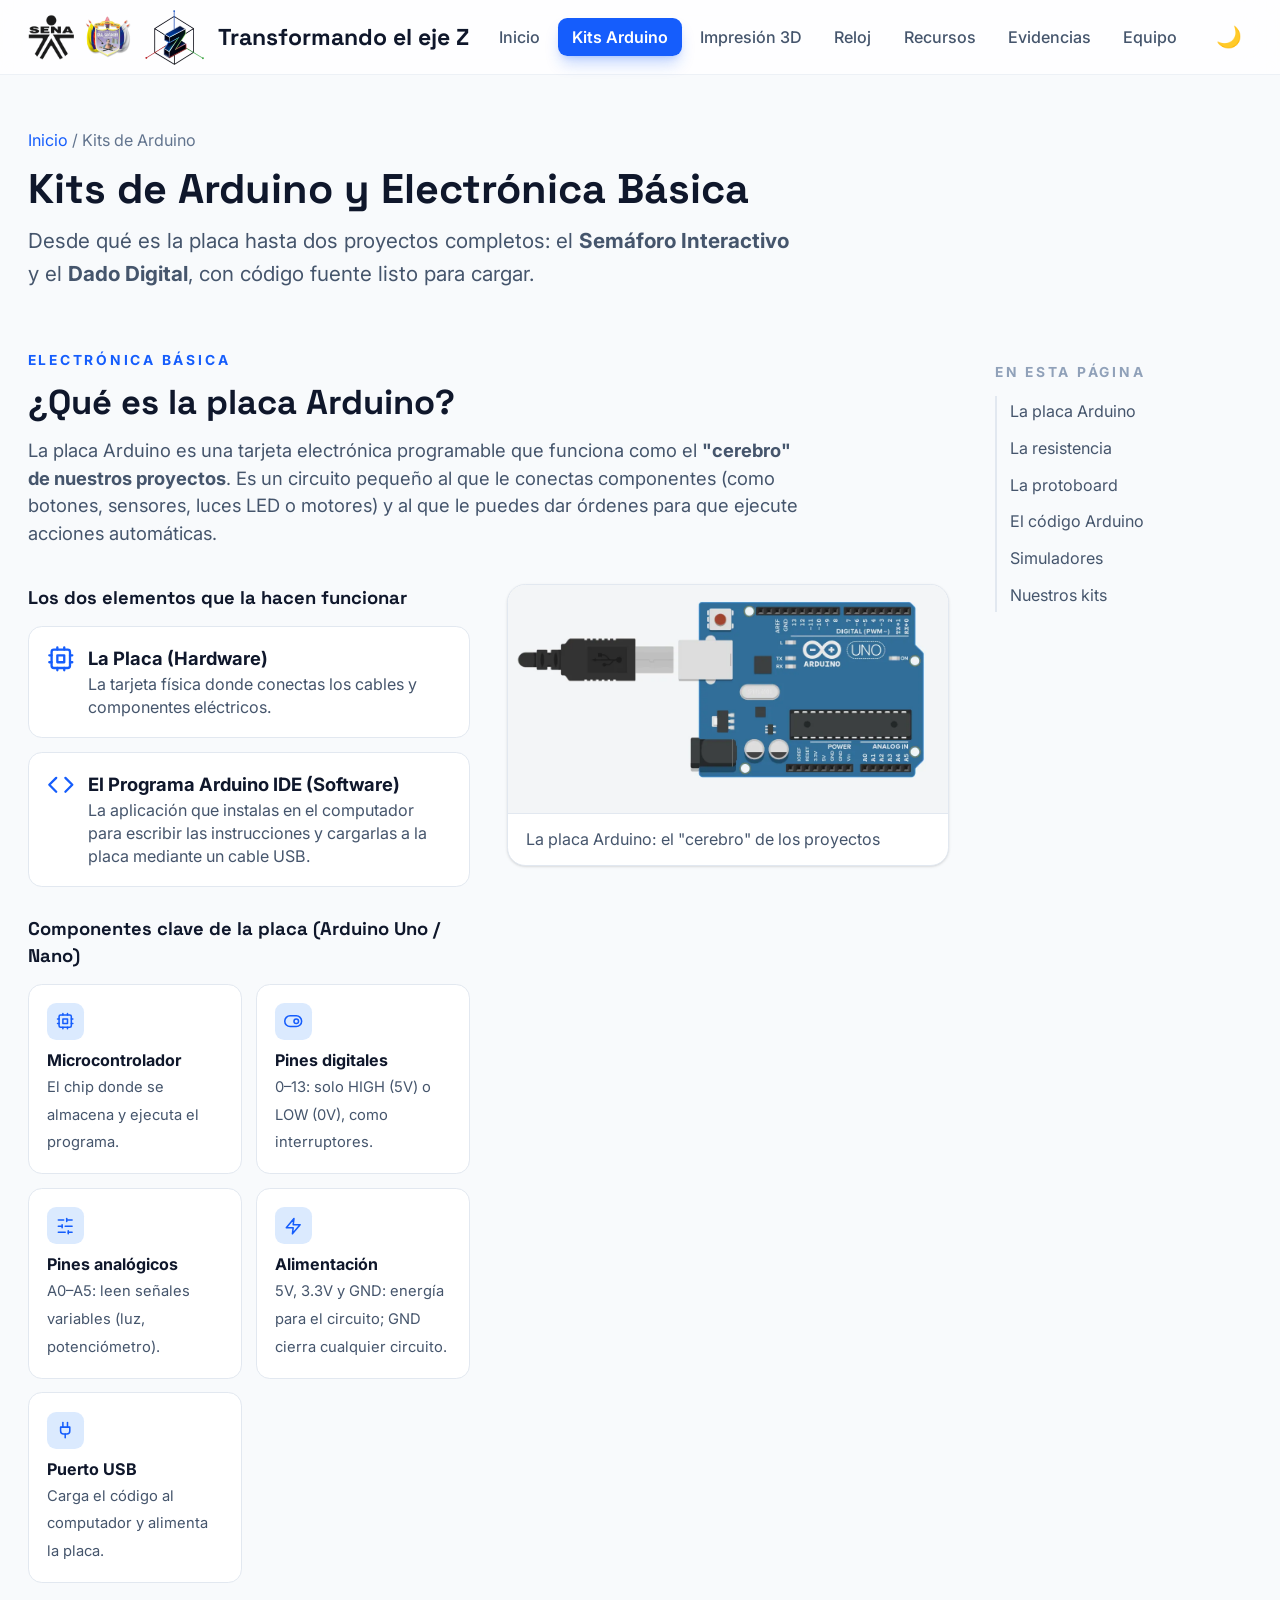
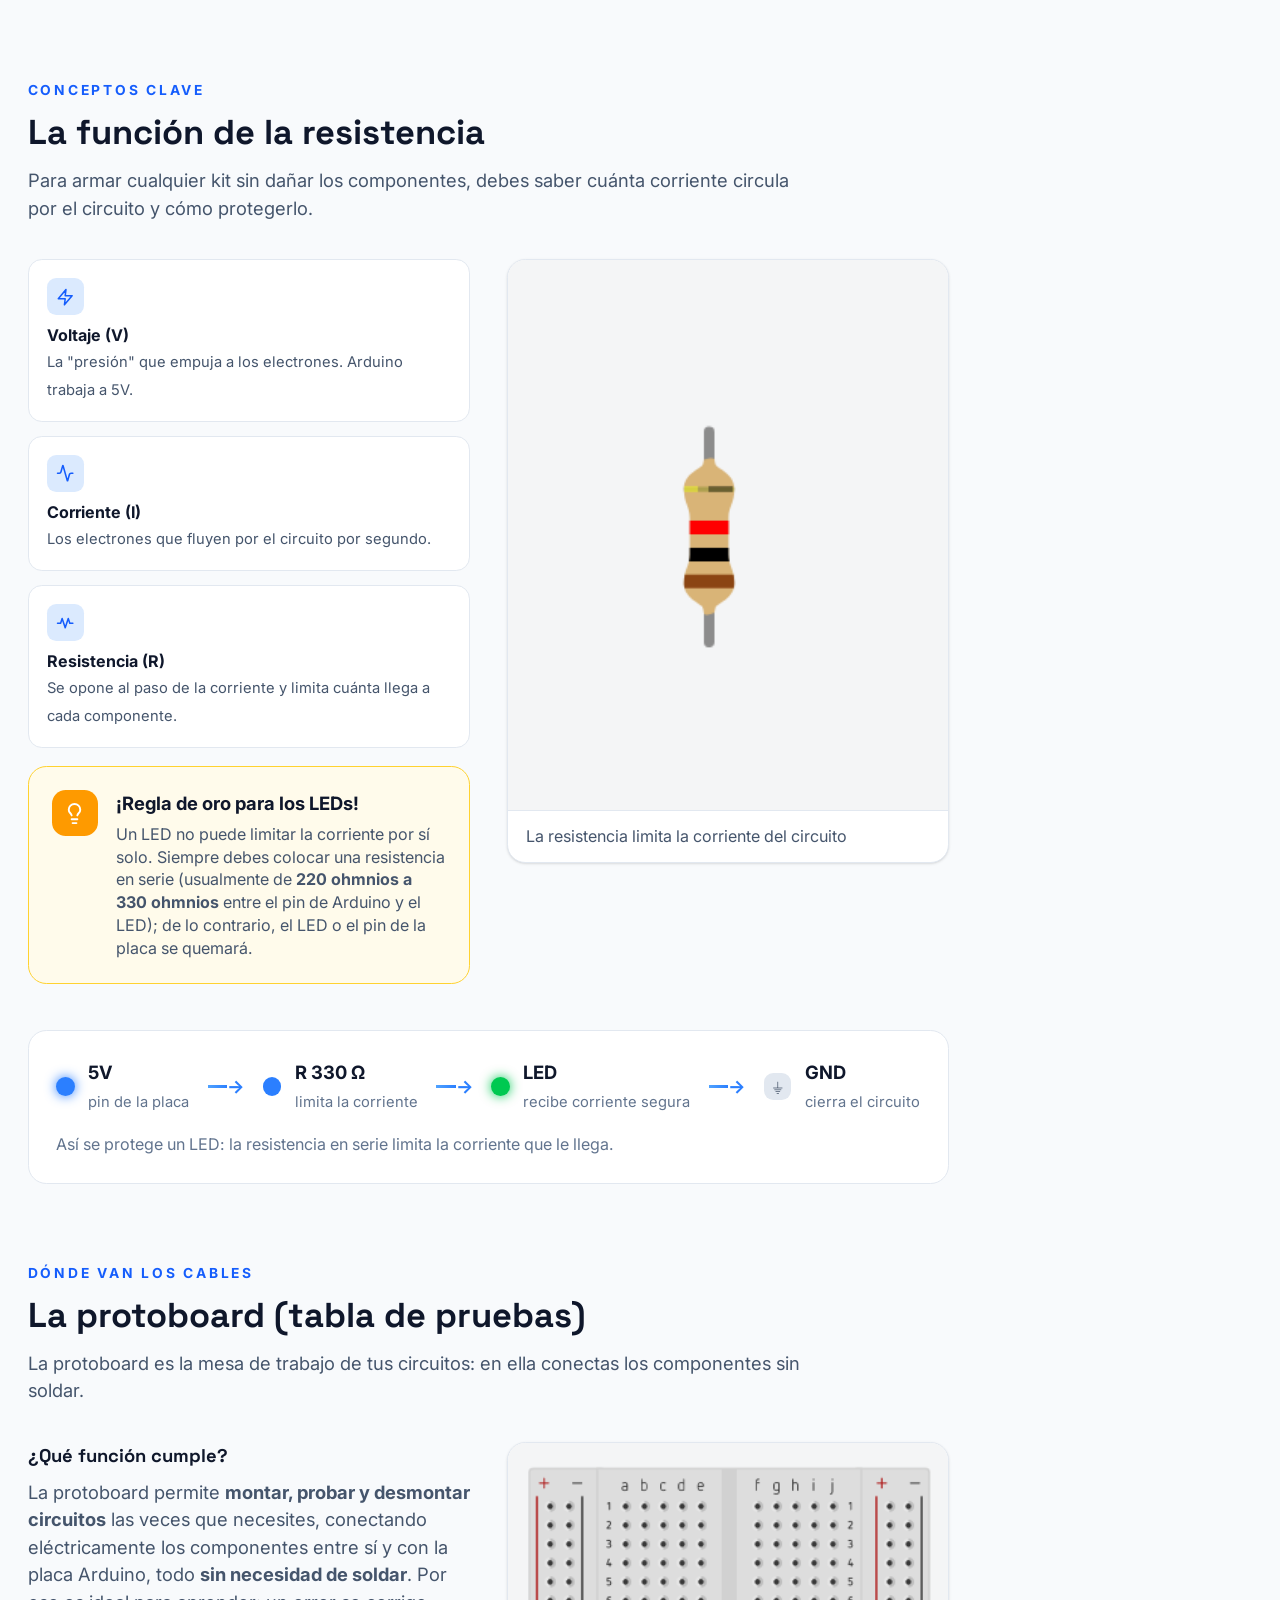
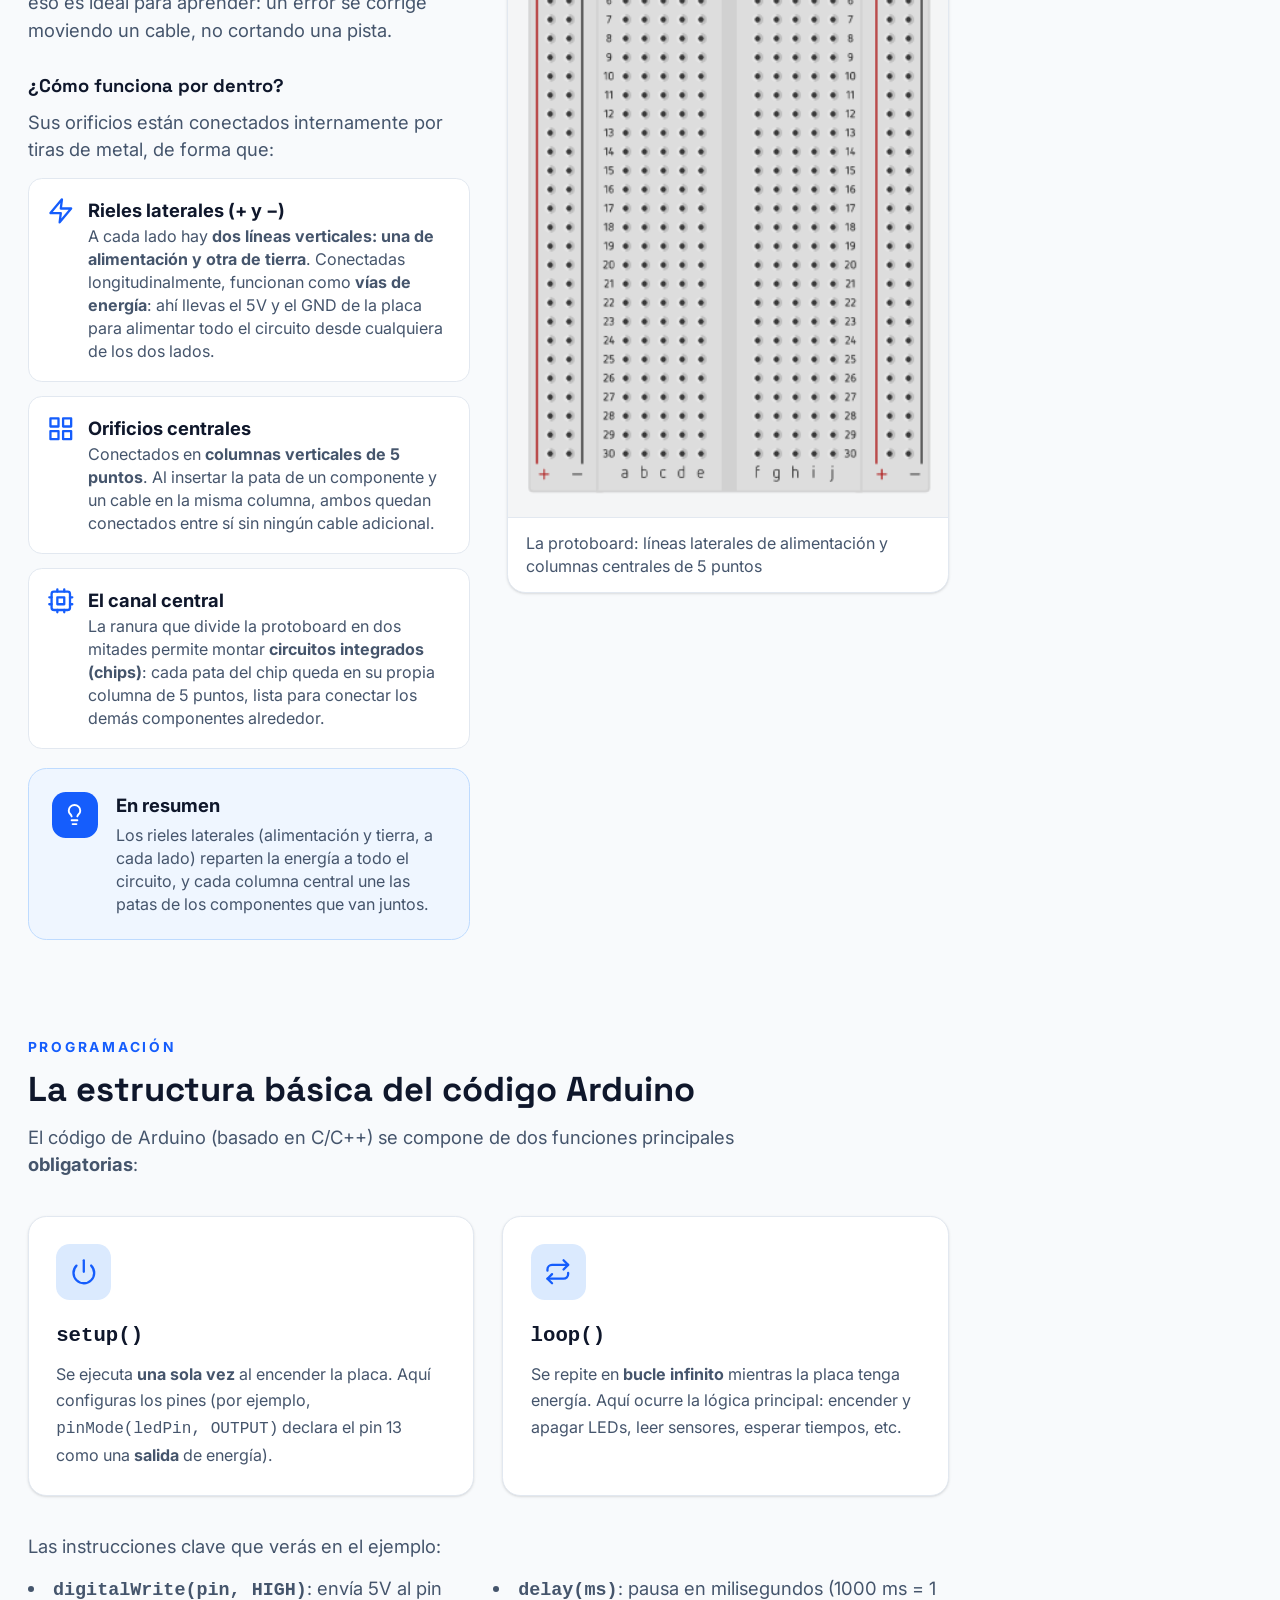
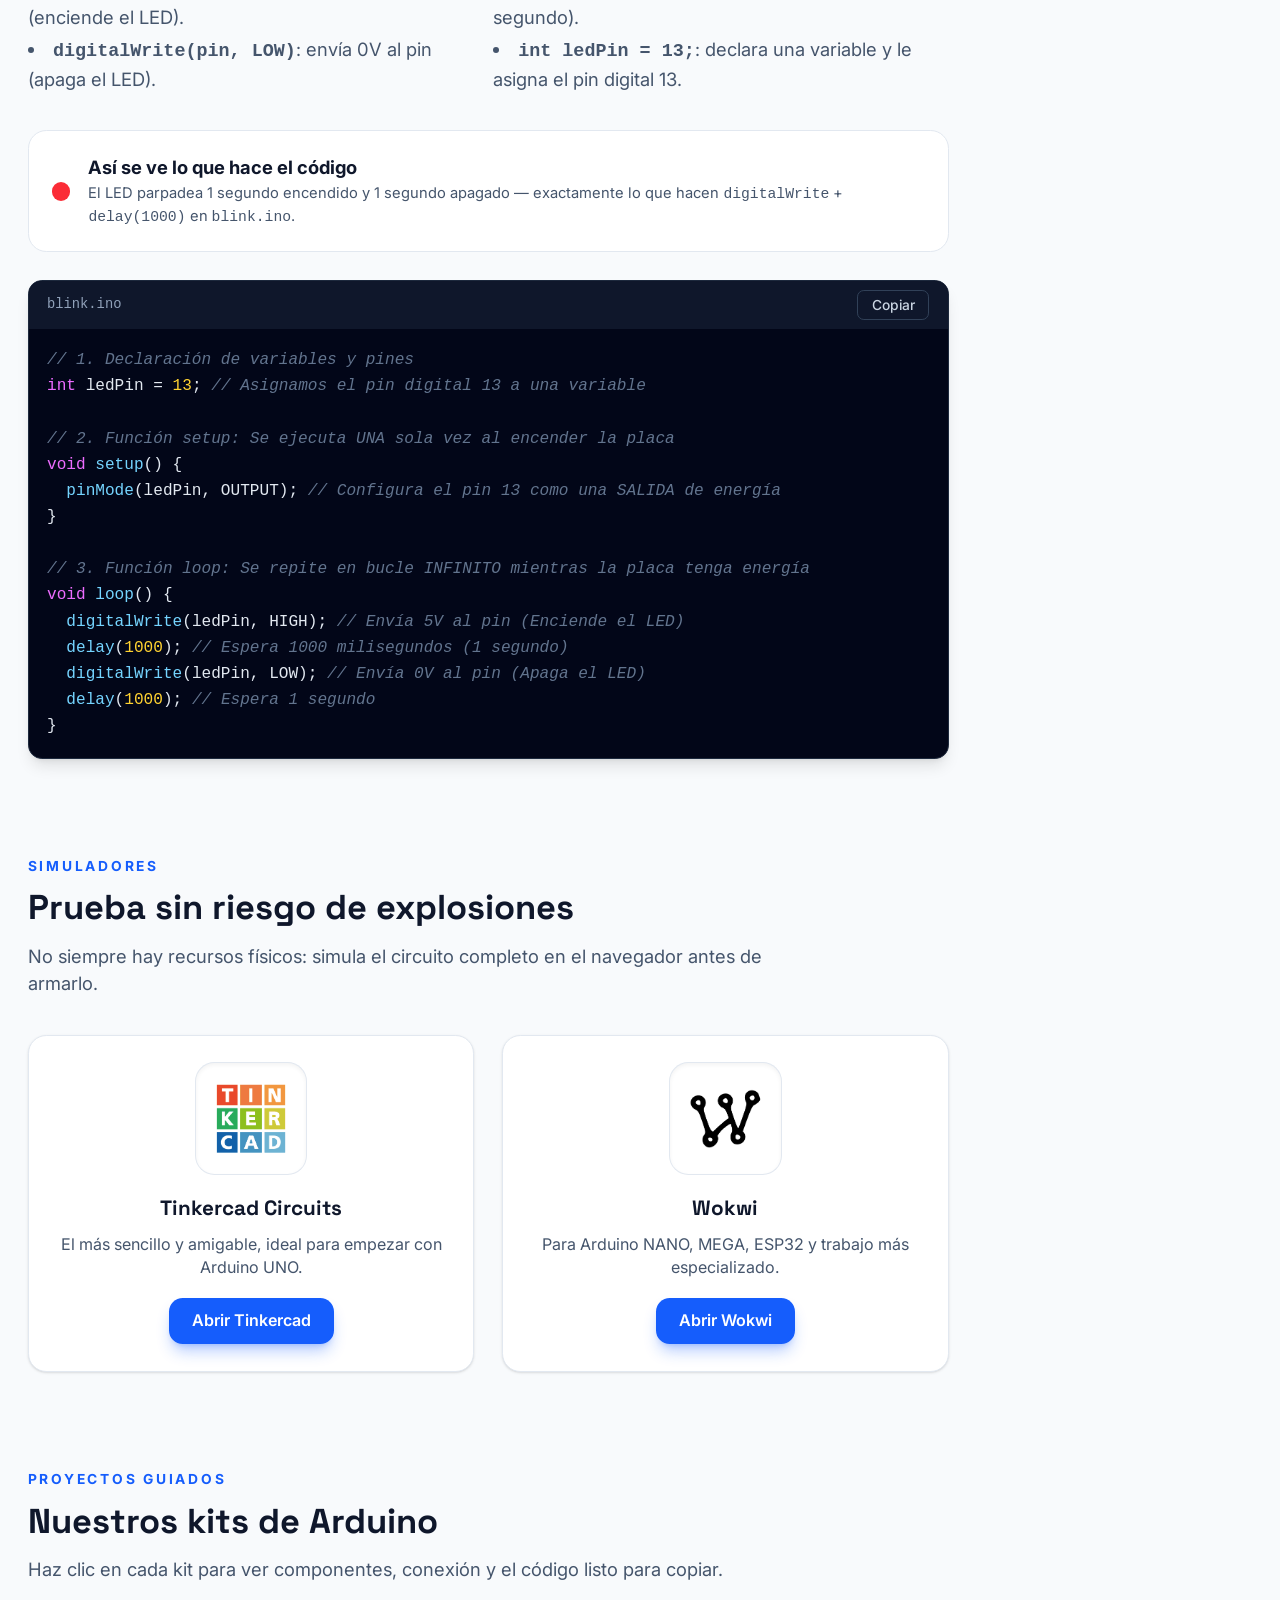
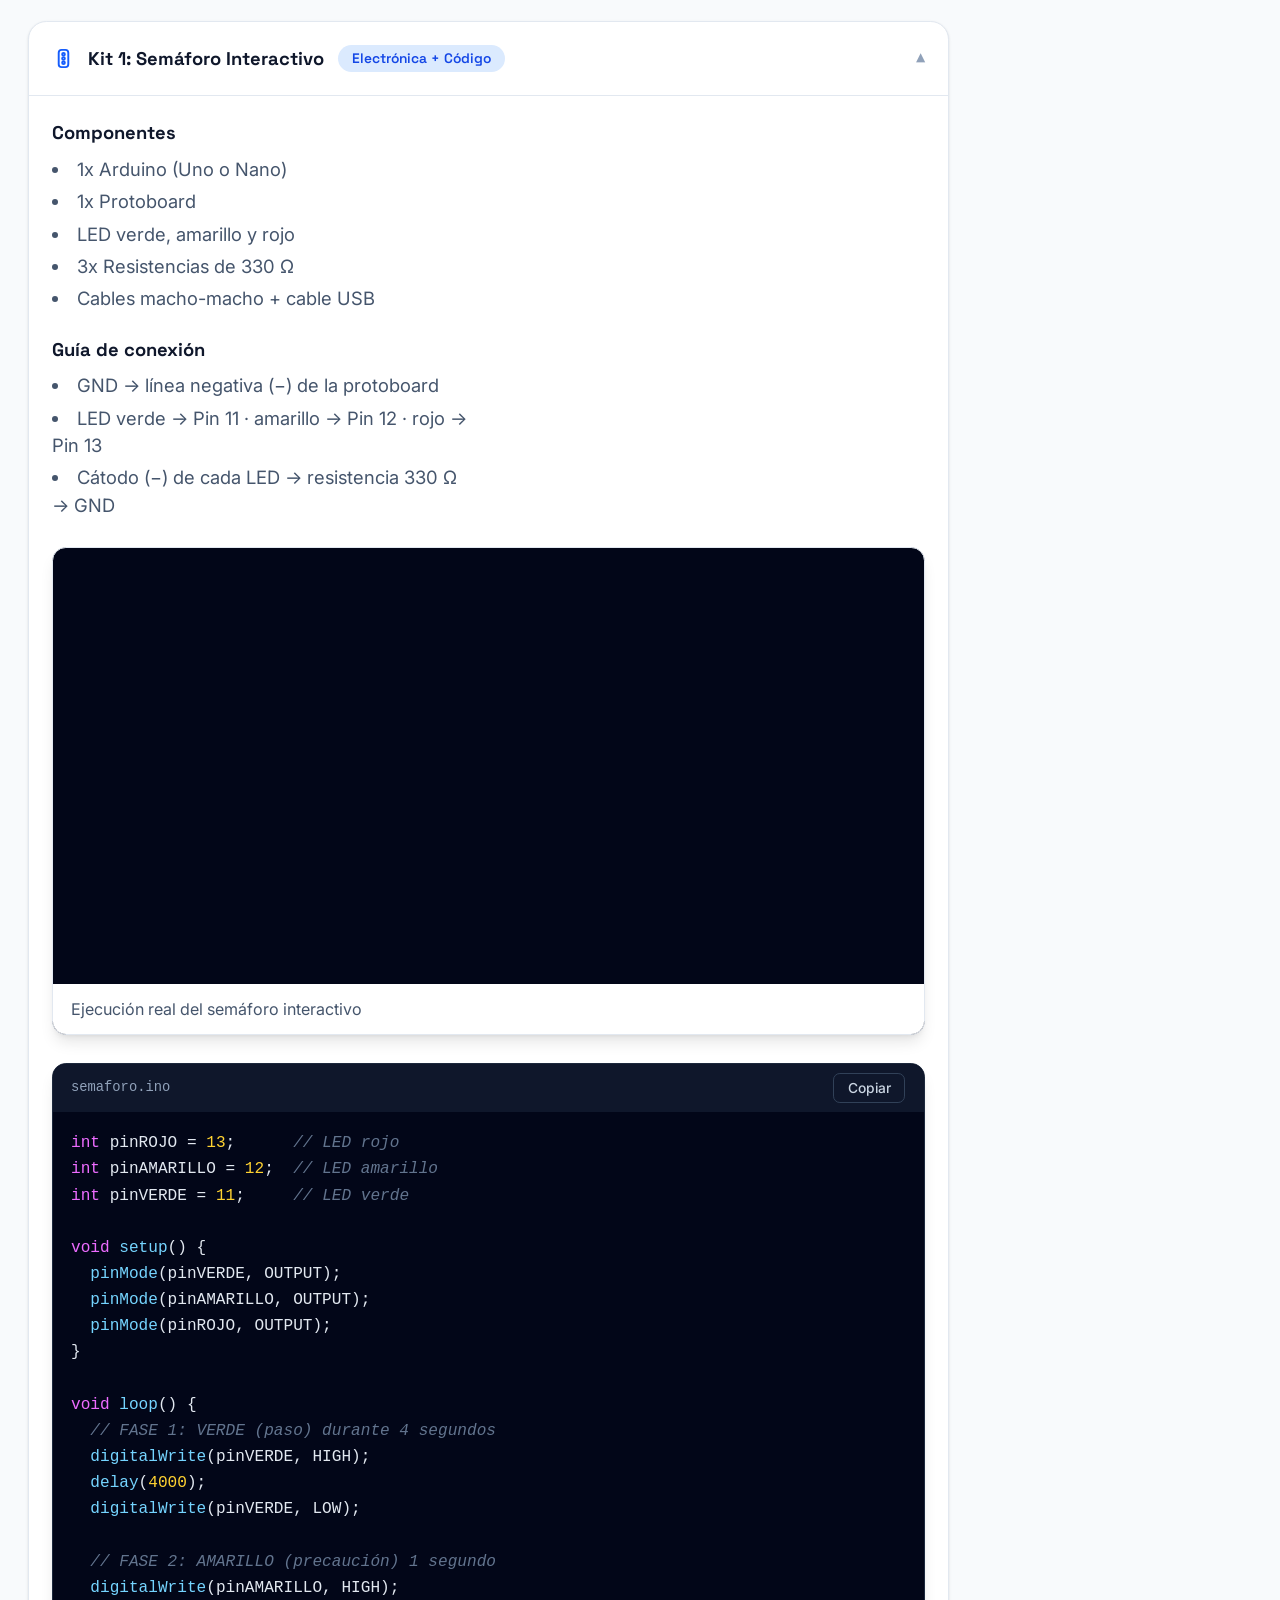
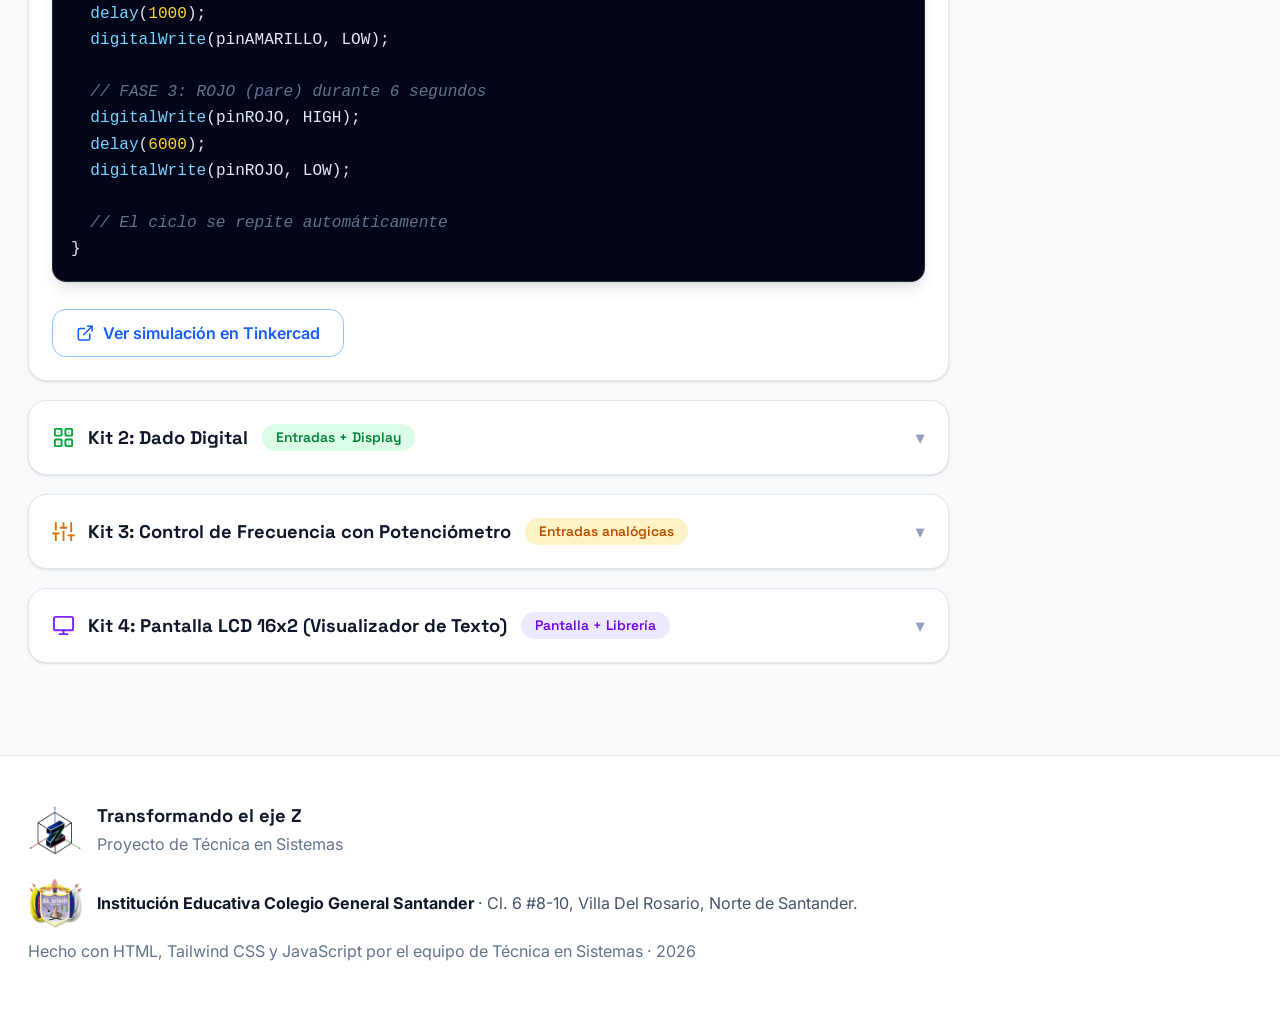
<file: arduino.html>
<!DOCTYPE html>
<html lang="es" class="scroll-smooth">
<head>
  <meta charset="UTF-8">
  <meta name="viewport" content="width=device-width, initial-scale=1.0">
  <title>Transformando el eje Z — Kits de Arduino</title>
  <meta name="description" content="Kits de Arduino y electrónica básica: la placa, conceptos clave, simuladores y dos proyectos completos con código fuente.">
  <link rel="icon" type="image/png" href="./assets/logo.png">
  <link rel="preconnect" href="https://fonts.googleapis.com">
  <link rel="preconnect" href="https://fonts.gstatic.com" crossorigin>
  <link href="https://fonts.googleapis.com/css2?family=Inter:wght@400;500;600;700&family=Space+Grotesk:wght@500;600;700&display=swap" rel="stylesheet">
  <script>
    try { if (localStorage.getItem("theme") === "dark") document.documentElement.classList.add("dark"); } catch (e) {}
  </script>
  <script type="module" crossorigin src="./assets/main-V_hvr2Cv.js"></script>
  <link rel="stylesheet" crossorigin href="./assets/main-D3dzY4R9.css">
</head>
<body class="min-h-screen">

  <!-- ═══ NAVBAR ═══ -->
  <nav class="fixed inset-x-0 top-0 z-50 border-b border-slate-200/60 bg-white/80 backdrop-blur-xl dark:border-slate-800/60 dark:bg-slate-950/80">
    <div class="mx-auto flex h-16 max-w-6xl items-center justify-between px-4 sm:px-6">
      <a class="flex items-center gap-2.5" href="./index.html">
        <img src="./assets/logo-sena.webp" alt="Logo SENA" class="hidden h-10 w-10 rounded-md object-contain sm:inline dark:hidden">
        <img src="./assets/logo-sena-claro.webp" alt="Logo SENA" class="hidden h-10 w-10 rounded-md object-contain dark:inline">
        <img src="./assets/logo-institucion.webp" alt="Logo I.E. Colegio General Santander" class="hidden h-10 w-10 rounded-md object-contain sm:inline">
        <img src="./assets/logo-simple.webp" alt="Logo Transformando el eje Z" class="h-14 w-14 rounded-lg object-contain">
        <span class="font-display text-xl font-bold text-slate-900 dark:text-white">Transformando el eje Z</span>
      </a>
      <ul class="hidden items-center gap-1 md:flex">
        <li><a href="./index.html" class="rounded-lg px-3 py-2 text-sm font-medium text-slate-600 transition hover:bg-blue-50 hover:text-blue-600 dark:text-slate-300 dark:hover:bg-blue-500/10 dark:hover:text-blue-400">Inicio</a></li>
        <li><a href="./arduino.html" class="rounded-lg bg-blue-600 px-3 py-2 text-sm font-semibold text-white shadow-lg shadow-blue-600/25">Kits Arduino</a></li>
        <li><a href="./impresion3d.html" class="rounded-lg px-3 py-2 text-sm font-medium text-slate-600 transition hover:bg-blue-50 hover:text-blue-600 dark:text-slate-300 dark:hover:bg-blue-500/10 dark:hover:text-blue-400">Impresión 3D</a></li>
        <li><a href="./reloj.html" class="rounded-lg px-3 py-2 text-sm font-medium text-slate-600 transition hover:bg-blue-50 hover:text-blue-600 dark:text-slate-300 dark:hover:bg-blue-500/10 dark:hover:text-blue-400">Reloj</a></li>
        <li><a href="./recursos.html" class="rounded-lg px-3 py-2 text-sm font-medium text-slate-600 transition hover:bg-blue-50 hover:text-blue-600 dark:text-slate-300 dark:hover:bg-blue-500/10 dark:hover:text-blue-400">Recursos</a></li>
        <li><a href="./evidencias.html" class="rounded-lg px-3 py-2 text-sm font-medium text-slate-600 transition hover:bg-blue-50 hover:text-blue-600 dark:text-slate-300 dark:hover:bg-blue-500/10 dark:hover:text-blue-400">Evidencias</a></li>
        <li><a href="./equipo.html" class="rounded-lg px-3 py-2 text-sm font-medium text-slate-600 transition hover:bg-blue-50 hover:text-blue-600 dark:text-slate-300 dark:hover:bg-blue-500/10 dark:hover:text-blue-400">Equipo</a></li>
      </ul>
      <div class="flex items-center gap-2">
        <button data-theme-toggle onclick="toggleTheme()" title="Cambiar tema" aria-label="Cambiar tema"
          class="flex h-10 w-10 items-center justify-center rounded-lg text-lg transition hover:bg-slate-100 dark:hover:bg-slate-800">🌙</button>
        <button onclick="toggleMenu()" aria-label="Abrir menú"
          class="flex h-10 w-10 items-center justify-center rounded-lg text-xl transition hover:bg-slate-100 md:hidden dark:hover:bg-slate-800">☰</button>
      </div>
    </div>
    <ul id="navLinks" class="mobile-menu md:hidden">
      <li><a href="./index.html" class="block rounded-lg px-4 py-2.5 text-sm font-medium text-slate-600 hover:bg-blue-50 dark:text-slate-300 dark:hover:bg-blue-500/10">Inicio</a></li>
      <li><a href="./arduino.html" class="block rounded-lg bg-blue-600 px-4 py-2.5 text-sm font-semibold text-white">Kits Arduino</a></li>
      <li><a href="./impresion3d.html" class="block rounded-lg px-4 py-2.5 text-sm font-medium text-slate-600 hover:bg-blue-50 dark:text-slate-300 dark:hover:bg-blue-500/10">Impresión 3D</a></li>
      <li><a href="./reloj.html" class="block rounded-lg px-4 py-2.5 text-sm font-medium text-slate-600 hover:bg-blue-50 dark:text-slate-300 dark:hover:bg-blue-500/10">Reloj</a></li>
      <li><a href="./recursos.html" class="block rounded-lg px-4 py-2.5 text-sm font-medium text-slate-600 hover:bg-blue-50 dark:text-slate-300 dark:hover:bg-blue-500/10">Recursos</a></li>
      <li><a href="./evidencias.html" class="block rounded-lg px-4 py-2.5 text-sm font-medium text-slate-600 hover:bg-blue-50 dark:text-slate-300 dark:hover:bg-blue-500/10">Evidencias</a></li>
      <li><a href="./equipo.html" class="block rounded-lg px-4 py-2.5 text-sm font-medium text-slate-600 hover:bg-blue-50 dark:text-slate-300 dark:hover:bg-blue-500/10">Equipo</a></li>
    </ul>
  </nav>

  <!-- ═══ CABECERA DE PÁGINA ═══ -->
  <div class="mx-auto max-w-6xl px-4 pt-28 sm:px-6 lg:flex lg:gap-10">
    <div class="min-w-0 flex-1">
      <p class="text-sm text-slate-500 dark:text-slate-400"><a class="text-blue-600 hover:underline dark:text-blue-400" href="./index.html">Inicio</a> <span>/ Kits de Arduino</span></p>
      <header class="mt-3">
        <h1 class="font-display text-3xl font-bold text-slate-900 sm:text-4xl dark:text-white">Kits de Arduino y Electrónica Básica</h1>
        <p class="mt-3 max-w-2xl text-lg text-slate-600 dark:text-slate-400">Desde qué es la placa hasta dos proyectos completos: el <b>Semáforo Interactivo</b> y el <b>Dado Digital</b>, con código fuente listo para cargar.</p>
      </header>
    </div>
  </div>

  <div class="mx-auto max-w-6xl px-4 sm:px-6 lg:flex lg:items-start lg:gap-10">

    <div class="min-w-0 flex-1">

      <!-- ═══ SECCIÓN 1: La placa Arduino ═══ -->
      <section id="placa" class="pt-12">
        <div class="reveal">
          <span class="text-xs font-bold uppercase tracking-[0.2em] text-blue-600 dark:text-blue-400">Electrónica básica</span>
          <h2 class="mt-2 font-display text-2xl font-bold text-slate-900 sm:text-3xl dark:text-white">¿Qué es la placa Arduino?</h2>
          <p class="mt-3 max-w-2xl text-slate-600 dark:text-slate-400">La placa Arduino es una tarjeta electrónica programable que funciona como el <b>"cerebro" de nuestros proyectos</b>. Es un circuito pequeño al que le conectas componentes (como botones, sensores, luces LED o motores) y al que le puedes dar órdenes para que ejecute acciones automáticas.</p>
        </div>
        <div class="mt-8 grid items-start gap-8 lg:grid-cols-2">
          <div>
            <h4 class="font-display font-bold text-slate-900 dark:text-white">Los dos elementos que la hacen funcionar</h4>
            <div class="mt-3 space-y-3">
              <div class="reveal flex gap-3 rounded-xl border border-slate-200 bg-white p-4 dark:border-slate-800 dark:bg-slate-900">
                <svg class="h-6 w-6 shrink-0 text-blue-600 dark:text-blue-400" viewBox="0 0 24 24" fill="none" stroke="currentColor" stroke-width="2" stroke-linecap="round" stroke-linejoin="round" aria-hidden="true"><rect x="4" y="4" width="16" height="16" rx="2"/><rect x="9" y="9" width="6" height="6"/><path d="M15 2v2M15 20v2M2 15h2M2 9h2M20 15h2M20 9h2M9 2v2M9 20v2"/></svg>
                <div><b class="text-slate-900 dark:text-white">La Placa (Hardware)</b><p class="text-sm text-slate-600 dark:text-slate-400">La tarjeta física donde conectas los cables y componentes eléctricos.</p></div>
              </div>
              <div class="reveal flex gap-3 rounded-xl border border-slate-200 bg-white p-4 dark:border-slate-800 dark:bg-slate-900">
                <svg class="h-6 w-6 shrink-0 text-blue-600 dark:text-blue-400" viewBox="0 0 24 24" fill="none" stroke="currentColor" stroke-width="2" stroke-linecap="round" stroke-linejoin="round" aria-hidden="true"><path d="m16 18 6-6-6-6"/><path d="m8 6-6 6 6 6"/></svg>
                <div><b class="text-slate-900 dark:text-white">El Programa Arduino IDE (Software)</b><p class="text-sm text-slate-600 dark:text-slate-400">La aplicación que instalas en el computador para escribir las instrucciones y cargarlas a la placa mediante un cable USB.</p></div>
              </div>
            </div>
            <h4 class="mt-6 font-display font-bold text-slate-900 dark:text-white">Componentes clave de la placa (Arduino Uno / Nano)</h4>
            <div class="mt-3 grid gap-3 sm:grid-cols-2">
              <div class="reveal rounded-xl border border-slate-200 bg-white p-4 dark:border-slate-800 dark:bg-slate-900">
                <span class="flex h-8 w-8 items-center justify-center rounded-lg bg-blue-100 text-blue-600 dark:bg-blue-500/10 dark:text-blue-400"><svg class="h-4 w-4" viewBox="0 0 24 24" fill="none" stroke="currentColor" stroke-width="2" stroke-linecap="round" stroke-linejoin="round" aria-hidden="true"><rect x="4" y="4" width="16" height="16" rx="2"/><rect x="9" y="9" width="6" height="6"/><path d="M15 2v2M15 20v2M2 15h2M2 9h2M20 15h2M20 9h2M9 2v2M9 20v2"/></svg></span>
                <b class="mt-2 block text-sm text-slate-900 dark:text-white">Microcontrolador</b>
                <small class="text-slate-600 dark:text-slate-400">El chip donde se almacena y ejecuta el programa.</small>
              </div>
              <div class="reveal rounded-xl border border-slate-200 bg-white p-4 dark:border-slate-800 dark:bg-slate-900">
                <span class="flex h-8 w-8 items-center justify-center rounded-lg bg-blue-100 text-blue-600 dark:bg-blue-500/10 dark:text-blue-400"><svg class="h-4 w-4" viewBox="0 0 24 24" fill="none" stroke="currentColor" stroke-width="2" stroke-linecap="round" stroke-linejoin="round" aria-hidden="true"><rect x="1" y="5" width="22" height="14" rx="7"/><circle cx="16" cy="12" r="3"/></svg></span>
                <b class="mt-2 block text-sm text-slate-900 dark:text-white">Pines digitales</b>
                <small class="text-slate-600 dark:text-slate-400">0–13: solo HIGH (5V) o LOW (0V), como interruptores.</small>
              </div>
              <div class="reveal rounded-xl border border-slate-200 bg-white p-4 dark:border-slate-800 dark:bg-slate-900">
                <span class="flex h-8 w-8 items-center justify-center rounded-lg bg-blue-100 text-blue-600 dark:bg-blue-500/10 dark:text-blue-400"><svg class="h-4 w-4" viewBox="0 0 24 24" fill="none" stroke="currentColor" stroke-width="2" stroke-linecap="round" stroke-linejoin="round" aria-hidden="true"><line x1="21" y1="4" x2="14" y2="4"/><line x1="10" y1="4" x2="3" y2="4"/><line x1="21" y1="12" x2="12" y2="12"/><line x1="8" y1="12" x2="3" y2="12"/><line x1="21" y1="20" x2="16" y2="20"/><line x1="12" y1="20" x2="3" y2="20"/><line x1="14" y1="2" x2="14" y2="6"/><line x1="8" y1="10" x2="8" y2="14"/><line x1="16" y1="18" x2="16" y2="22"/></svg></span>
                <b class="mt-2 block text-sm text-slate-900 dark:text-white">Pines analógicos</b>
                <small class="text-slate-600 dark:text-slate-400">A0–A5: leen señales variables (luz, potenciómetro).</small>
              </div>
              <div class="reveal rounded-xl border border-slate-200 bg-white p-4 dark:border-slate-800 dark:bg-slate-900">
                <span class="flex h-8 w-8 items-center justify-center rounded-lg bg-blue-100 text-blue-600 dark:bg-blue-500/10 dark:text-blue-400"><svg class="h-4 w-4" viewBox="0 0 24 24" fill="none" stroke="currentColor" stroke-width="2" stroke-linecap="round" stroke-linejoin="round" aria-hidden="true"><path d="M13 2 3 14h9l-1 8 10-12h-9l1-8z"/></svg></span>
                <b class="mt-2 block text-sm text-slate-900 dark:text-white">Alimentación</b>
                <small class="text-slate-600 dark:text-slate-400">5V, 3.3V y GND: energía para el circuito; GND cierra cualquier circuito.</small>
              </div>
              <div class="reveal rounded-xl border border-slate-200 bg-white p-4 dark:border-slate-800 dark:bg-slate-900">
                <span class="flex h-8 w-8 items-center justify-center rounded-lg bg-blue-100 text-blue-600 dark:bg-blue-500/10 dark:text-blue-400"><svg class="h-4 w-4" viewBox="0 0 24 24" fill="none" stroke="currentColor" stroke-width="2" stroke-linecap="round" stroke-linejoin="round" aria-hidden="true"><path d="M12 22v-5"/><path d="M9 8V2"/><path d="M15 8V2"/><path d="M18 8v5a4 4 0 0 1-4 4h-4a4 4 0 0 1-4-4V8Z"/></svg></span>
                <b class="mt-2 block text-sm text-slate-900 dark:text-white">Puerto USB</b>
                <small class="text-slate-600 dark:text-slate-400">Carga el código al computador y alimenta la placa.</small>
              </div>
            </div>
          </div>
          <figure class="reveal overflow-hidden rounded-2xl border border-slate-200 bg-white shadow-sm dark:border-slate-800 dark:bg-slate-900">
            <img loading="lazy" decoding="async" src="./assets/kit-imagen.webp" alt="Placa Arduino y sus componentes" class="w-full object-cover">
            <figcaption class="border-t border-slate-200 px-4 py-3 text-sm text-slate-600 dark:border-slate-800 dark:text-slate-400">La placa Arduino: el "cerebro" de los proyectos</figcaption>
          </figure>
        </div>
      </section>

      <!-- ═══ SECCIÓN 2: Resistencia + Protoboard ═══ -->
      <section id="resistencia" class="pt-20">
        <div class="reveal">
          <span class="text-xs font-bold uppercase tracking-[0.2em] text-blue-600 dark:text-blue-400">Conceptos clave</span>
          <h2 class="mt-2 font-display text-2xl font-bold text-slate-900 sm:text-3xl dark:text-white">La función de la resistencia</h2>
          <p class="mt-3 max-w-2xl text-slate-600 dark:text-slate-400">Para armar cualquier kit sin dañar los componentes, debes saber cuánta corriente circula por el circuito y cómo protegerlo.</p>
        </div>
        <div class="mt-8 grid items-start gap-8 lg:grid-cols-2">
          <div>
            <div class="grid gap-3">
              <div class="reveal rounded-xl border border-slate-200 bg-white p-4 dark:border-slate-800 dark:bg-slate-900">
                <span class="flex h-8 w-8 items-center justify-center rounded-lg bg-blue-100 text-blue-600 dark:bg-blue-500/10 dark:text-blue-400"><svg class="h-4 w-4" viewBox="0 0 24 24" fill="none" stroke="currentColor" stroke-width="2" stroke-linecap="round" stroke-linejoin="round" aria-hidden="true"><path d="M13 2 3 14h9l-1 8 10-12h-9l1-8z"/></svg></span>
                <b class="mt-2 block text-sm text-slate-900 dark:text-white">Voltaje (V)</b>
                <small class="text-slate-600 dark:text-slate-400">La "presión" que empuja a los electrones. Arduino trabaja a 5V.</small>
              </div>
              <div class="reveal rounded-xl border border-slate-200 bg-white p-4 dark:border-slate-800 dark:bg-slate-900">
                <span class="flex h-8 w-8 items-center justify-center rounded-lg bg-blue-100 text-blue-600 dark:bg-blue-500/10 dark:text-blue-400"><svg class="h-4 w-4" viewBox="0 0 24 24" fill="none" stroke="currentColor" stroke-width="2" stroke-linecap="round" stroke-linejoin="round" aria-hidden="true"><path d="M22 12h-2.48a2 2 0 0 0-1.93 1.46l-2.35 8.36a.25.25 0 0 1-.48 0L9.24 2.18a.25.25 0 0 0-.48 0l-2.35 8.36A2 2 0 0 1 4.48 12H2"/></svg></span>
                <b class="mt-2 block text-sm text-slate-900 dark:text-white">Corriente (I)</b>
                <small class="text-slate-600 dark:text-slate-400">Los electrones que fluyen por el circuito por segundo.</small>
              </div>
              <div class="reveal rounded-xl border border-slate-200 bg-white p-4 dark:border-slate-800 dark:bg-slate-900">
                <span class="flex h-8 w-8 items-center justify-center rounded-lg bg-blue-100 text-blue-600 dark:bg-blue-500/10 dark:text-blue-400"><svg class="h-4 w-4" viewBox="0 0 24 24" fill="none" stroke="currentColor" stroke-width="2" stroke-linecap="round" stroke-linejoin="round" aria-hidden="true"><polyline points="2 12 6 12 8 6 12 18 16 6 18 12 22 12"/></svg></span>
                <b class="mt-2 block text-sm text-slate-900 dark:text-white">Resistencia (R)</b>
                <small class="text-slate-600 dark:text-slate-400">Se opone al paso de la corriente y limita cuánta llega a cada componente.</small>
              </div>
            </div>
            <div class="reveal mt-4 flex items-start gap-4 rounded-2xl border border-amber-300 bg-amber-50 p-5 dark:border-amber-500/30 dark:bg-amber-500/10">
              <span class="flex h-10 w-10 shrink-0 items-center justify-center rounded-xl bg-amber-500 text-white">
                <svg class="h-5 w-5" viewBox="0 0 24 24" fill="none" stroke="currentColor" stroke-width="2" stroke-linecap="round" stroke-linejoin="round" aria-hidden="true"><path d="M15 14c.2-1 .7-1.7 1.5-2.5 1-.9 1.5-2.2 1.5-3.5A6 6 0 0 0 6 8c0 1 .2 2.2 1.5 3.5.7.7 1.3 1.5 1.5 2.5"/><path d="M9 18h6"/><path d="M10 22h4"/></svg>
              </span>
              <div>
                <b class="text-slate-900 dark:text-white">¡Regla de oro para los LEDs!</b>
                <p class="mt-1 text-sm text-slate-600 dark:text-slate-300">Un LED no puede limitar la corriente por sí solo. Siempre debes colocar una resistencia en serie (usualmente de <b>220 ohmnios a 330 ohmnios</b> entre el pin de Arduino y el LED); de lo contrario, el LED o el pin de la placa se quemará.</p>
              </div>
            </div>
          </div>
          <figure class="reveal overflow-hidden rounded-2xl border border-slate-200 bg-white shadow-sm dark:border-slate-800 dark:bg-slate-900">
            <img loading="lazy" decoding="async" src="./assets/kit-imagen-1.png" alt="Resistencia eléctrica" class="w-full object-cover">
            <figcaption class="border-t border-slate-200 px-4 py-3 text-sm text-slate-600 dark:border-slate-800 dark:text-slate-400">La resistencia limita la corriente del circuito</figcaption>
          </figure>
        </div>

        <!-- Diagrama de circuito (CSS) -->
        <div class="reveal mt-10 rounded-2xl border border-slate-200 bg-white p-6 dark:border-slate-800 dark:bg-slate-900">
          <div class="flex flex-col items-stretch gap-4 md:flex-row md:items-center">
            <div class="flex items-center gap-3">
              <span class="h-4 w-4 rounded-full bg-blue-500 shadow-[0_0_12px_theme(colors.blue.500)]"></span>
              <div><b class="block text-slate-900 dark:text-white">5V</b><small class="text-slate-500 dark:text-slate-400">pin de la placa</small></div>
            </div>
            <span class="cable" aria-hidden="true"></span>
            <div class="flex items-center gap-3">
              <span class="h-4 w-4 rounded-full bg-blue-500"></span>
              <div><b class="block text-slate-900 dark:text-white">R 330 Ω</b><small class="text-slate-500 dark:text-slate-400">limita la corriente</small></div>
            </div>
            <span class="cable" aria-hidden="true"></span>
            <div class="flex items-center gap-3">
              <span class="h-4 w-4 rounded-full bg-green-500 shadow-[0_0_12px_theme(colors.green.500)]"></span>
              <div><b class="block text-slate-900 dark:text-white">LED</b><small class="text-slate-500 dark:text-slate-400">recibe corriente segura</small></div>
            </div>
            <span class="cable" aria-hidden="true"></span>
            <div class="flex items-center gap-3">
              <span class="flex h-6 w-6 items-center justify-center rounded-lg bg-slate-200 text-sm text-slate-700 dark:bg-slate-800 dark:text-slate-300">⏚</span>
              <div><b class="block text-slate-900 dark:text-white">GND</b><small class="text-slate-500 dark:text-slate-400">cierra el circuito</small></div>
            </div>
          </div>
          <p class="mt-4 text-sm text-slate-500 dark:text-slate-400">Así se protege un LED: la resistencia en serie limita la corriente que le llega.</p>
        </div>

        <!-- Protoboard -->
        <div id="protoboard" class="reveal mt-16">
          <span class="text-xs font-bold uppercase tracking-[0.2em] text-blue-600 dark:text-blue-400">Dónde van los cables</span>
          <h2 class="mt-2 font-display text-2xl font-bold text-slate-900 sm:text-3xl dark:text-white">La protoboard (tabla de pruebas)</h2>
          <p class="mt-3 max-w-2xl text-slate-600 dark:text-slate-400">La protoboard es la mesa de trabajo de tus circuitos: en ella conectas los componentes sin soldar.</p>
        </div>
        <div class="mt-8 grid items-start gap-8 lg:grid-cols-2">
          <div>
            <h4 class="font-display font-bold text-slate-900 dark:text-white">¿Qué función cumple?</h4>
            <p class="mt-2 text-slate-600 dark:text-slate-400">La protoboard permite <b>montar, probar y desmontar circuitos</b> las veces que necesites, conectando eléctricamente los componentes entre sí y con la placa Arduino, todo <b>sin necesidad de soldar</b>. Por eso es ideal para aprender: un error se corrige moviendo un cable, no cortando una pista.</p>
            <h4 class="mt-6 font-display font-bold text-slate-900 dark:text-white">¿Cómo funciona por dentro?</h4>
            <p class="mt-2 text-slate-600 dark:text-slate-400">Sus orificios están conectados internamente por tiras de metal, de forma que:</p>
            <div class="mt-3 space-y-3">
              <div class="reveal flex gap-3 rounded-xl border border-slate-200 bg-white p-4 dark:border-slate-800 dark:bg-slate-900">
                <svg class="h-6 w-6 shrink-0 text-blue-600 dark:text-blue-400" viewBox="0 0 24 24" fill="none" stroke="currentColor" stroke-width="2" stroke-linecap="round" stroke-linejoin="round" aria-hidden="true"><path d="M13 2 3 14h9l-1 8 10-12h-9l1-8z"/></svg>
                <div><b class="text-slate-900 dark:text-white">Rieles laterales (+ y −)</b><p class="text-sm text-slate-600 dark:text-slate-400">A cada lado hay <b>dos líneas verticales: una de alimentación y otra de tierra</b>. Conectadas longitudinalmente, funcionan como <b>vías de energía</b>: ahí llevas el 5V y el GND de la placa para alimentar todo el circuito desde cualquiera de los dos lados.</p></div>
              </div>
              <div class="reveal flex gap-3 rounded-xl border border-slate-200 bg-white p-4 dark:border-slate-800 dark:bg-slate-900">
                <svg class="h-6 w-6 shrink-0 text-blue-600 dark:text-blue-400" viewBox="0 0 24 24" fill="none" stroke="currentColor" stroke-width="2" stroke-linecap="round" stroke-linejoin="round" aria-hidden="true"><rect x="3" y="3" width="7" height="7"/><rect x="14" y="3" width="7" height="7"/><rect x="14" y="14" width="7" height="7"/><rect x="3" y="14" width="7" height="7"/></svg>
                <div><b class="text-slate-900 dark:text-white">Orificios centrales</b><p class="text-sm text-slate-600 dark:text-slate-400">Conectados en <b>columnas verticales de 5 puntos</b>. Al insertar la pata de un componente y un cable en la misma columna, ambos quedan conectados entre sí sin ningún cable adicional.</p></div>
              </div>
              <div class="reveal flex gap-3 rounded-xl border border-slate-200 bg-white p-4 dark:border-slate-800 dark:bg-slate-900">
                <svg class="h-6 w-6 shrink-0 text-blue-600 dark:text-blue-400" viewBox="0 0 24 24" fill="none" stroke="currentColor" stroke-width="2" stroke-linecap="round" stroke-linejoin="round" aria-hidden="true"><rect x="4" y="4" width="16" height="16" rx="2"/><rect x="9" y="9" width="6" height="6"/><path d="M15 2v2M15 20v2M2 15h2M2 9h2M20 15h2M20 9h2M9 2v2M9 20v2"/></svg>
                <div><b class="text-slate-900 dark:text-white">El canal central</b><p class="text-sm text-slate-600 dark:text-slate-400">La ranura que divide la protoboard en dos mitades permite montar <b>circuitos integrados (chips)</b>: cada pata del chip queda en su propia columna de 5 puntos, lista para conectar los demás componentes alrededor.</p></div>
              </div>
            </div>
            <div class="reveal mt-4 flex items-start gap-4 rounded-2xl border border-blue-200 bg-blue-50 p-5 dark:border-blue-500/30 dark:bg-blue-500/10">
              <span class="flex h-10 w-10 shrink-0 items-center justify-center rounded-xl bg-blue-600 text-white">
                <svg class="h-5 w-5" viewBox="0 0 24 24" fill="none" stroke="currentColor" stroke-width="2" stroke-linecap="round" stroke-linejoin="round" aria-hidden="true"><path d="M15 14c.2-1 .7-1.7 1.5-2.5 1-.9 1.5-2.2 1.5-3.5A6 6 0 0 0 6 8c0 1 .2 2.2 1.5 3.5.7.7 1.3 1.5 1.5 2.5"/><path d="M9 18h6"/><path d="M10 22h4"/></svg>
              </span>
              <div>
                <b class="text-slate-900 dark:text-white">En resumen</b>
                <p class="mt-1 text-sm text-slate-600 dark:text-slate-300">Los rieles laterales (alimentación y tierra, a cada lado) reparten la energía a todo el circuito, y cada columna central une las patas de los componentes que van juntos.</p>
              </div>
            </div>
          </div>
          <figure class="reveal overflow-hidden rounded-2xl border border-slate-200 bg-white shadow-sm dark:border-slate-800 dark:bg-slate-900">
            <img loading="lazy" decoding="async" src="./assets/kit-imagen-2-rotada.png" alt="Protoboard con sus vías de conexión" class="w-full object-cover">
            <figcaption class="border-t border-slate-200 px-4 py-3 text-sm text-slate-600 dark:border-slate-800 dark:text-slate-400">La protoboard: líneas laterales de alimentación y columnas centrales de 5 puntos</figcaption>
          </figure>
        </div>
      </section>

      <!-- ═══ SECCIÓN 3: Estructura del código ═══ -->
      <section id="codigo" class="pt-20">
        <div class="reveal">
          <span class="text-xs font-bold uppercase tracking-[0.2em] text-blue-600 dark:text-blue-400">Programación</span>
          <h2 class="mt-2 font-display text-2xl font-bold text-slate-900 sm:text-3xl dark:text-white">La estructura básica del código Arduino</h2>
          <p class="mt-3 max-w-2xl text-slate-600 dark:text-slate-400">El código de Arduino (basado en C/C++) se compone de dos funciones principales <b>obligatorias</b>:</p>
        </div>
        <div class="mt-8 grid gap-6 sm:grid-cols-2">
          <div class="reveal group rounded-2xl border border-slate-200 bg-white p-6 shadow-sm transition-all hover:-translate-y-1 hover:border-blue-300 hover:shadow-lg dark:border-slate-800 dark:bg-slate-900 dark:hover:border-blue-500/40">
            <div class="flex h-12 w-12 items-center justify-center rounded-xl bg-blue-100 text-blue-600 dark:bg-blue-500/10 dark:text-blue-400">
              <svg class="h-6 w-6" viewBox="0 0 24 24" fill="none" stroke="currentColor" stroke-width="2" stroke-linecap="round" stroke-linejoin="round" aria-hidden="true"><path d="M12 2v10"/><path d="M18.4 6.6a9 9 0 1 1-12.77.04"/></svg>
            </div>
            <h3 class="mt-4 font-display text-lg font-bold text-slate-900 dark:text-white"><code>setup()</code></h3>
            <p class="mt-2 text-sm leading-relaxed text-slate-600 dark:text-slate-400">Se ejecuta <b>una sola vez</b> al encender la placa. Aquí configuras los pines (por ejemplo, <code>pinMode(ledPin, OUTPUT)</code> declara el pin 13 como una <b>salida</b> de energía).</p>
          </div>
          <div class="reveal group rounded-2xl border border-slate-200 bg-white p-6 shadow-sm transition-all hover:-translate-y-1 hover:border-blue-300 hover:shadow-lg dark:border-slate-800 dark:bg-slate-900 dark:hover:border-blue-500/40">
            <div class="flex h-12 w-12 items-center justify-center rounded-xl bg-blue-100 text-blue-600 dark:bg-blue-500/10 dark:text-blue-400">
              <svg class="h-6 w-6" viewBox="0 0 24 24" fill="none" stroke="currentColor" stroke-width="2" stroke-linecap="round" stroke-linejoin="round" aria-hidden="true"><path d="m17 2 4 4-4 4"/><path d="M3 11v-1a4 4 0 0 1 4-4h14"/><path d="m7 22-4-4 4-4"/><path d="M21 13v1a4 4 0 0 1-4 4H3"/></svg>
            </div>
            <h3 class="mt-4 font-display text-lg font-bold text-slate-900 dark:text-white"><code>loop()</code></h3>
            <p class="mt-2 text-sm leading-relaxed text-slate-600 dark:text-slate-400">Se repite en <b>bucle infinito</b> mientras la placa tenga energía. Aquí ocurre la lógica principal: encender y apagar LEDs, leer sensores, esperar tiempos, etc.</p>
          </div>
        </div>
        <p class="reveal mt-8 text-slate-600 dark:text-slate-400">Las instrucciones clave que verás en el ejemplo:</p>
        <div class="reveal mt-3 grid gap-2 text-slate-600 sm:grid-cols-2 dark:text-slate-400">
          <ul class="list-inside list-disc space-y-1">
            <li><b><code>digitalWrite(pin, HIGH)</code></b>: envía 5V al pin (enciende el LED).</li>
            <li><b><code>digitalWrite(pin, LOW)</code></b>: envía 0V al pin (apaga el LED).</li>
          </ul>
          <ul class="list-inside list-disc space-y-1">
            <li><b><code>delay(ms)</code></b>: pausa en milisegundos (1000 ms = 1 segundo).</li>
            <li><b><code>int ledPin = 13;</code></b>: declara una variable y le asigna el pin digital 13.</li>
          </ul>
        </div>
        <div class="reveal mt-8 flex items-center gap-4 rounded-2xl border border-slate-200 bg-white p-5 dark:border-slate-800 dark:bg-slate-900">
          <span class="h-4 w-4 shrink-0 rounded-full bg-red-500 animate-led-blink" aria-hidden="true"></span>
          <div>
            <b class="text-slate-900 dark:text-white">Así se ve lo que hace el código</b>
            <small class="block text-slate-600 dark:text-slate-400">El LED parpadea 1 segundo encendido y 1 segundo apagado — exactamente lo que hacen <code>digitalWrite</code> + <code>delay(1000)</code> en <code>blink.ino</code>.</small>
          </div>
        </div>
        <div data-code class="reveal mt-6 overflow-hidden rounded-xl border border-slate-800 bg-slate-950 shadow-lg">
          <div class="flex items-center justify-between bg-slate-900 px-4 py-2">
            <span class="font-mono text-xs text-slate-400">blink.ino</span>
            <button class="rounded-md border border-slate-700 px-3 py-1 text-xs font-medium text-slate-300 transition hover:border-blue-500 hover:text-blue-400" onclick="copiar(this)">Copiar</button>
          </div>
          <pre><code><span class="c">// 1. Declaración de variables y pines</span>
<span class="kw">int</span> ledPin = <span class="num">13</span>; <span class="c">// Asignamos el pin digital 13 a una variable</span>

<span class="c">// 2. Función setup: Se ejecuta UNA sola vez al encender la placa</span>
<span class="kw">void</span> <span class="fn">setup</span>() {
  <span class="fn">pinMode</span>(ledPin, OUTPUT); <span class="c">// Configura el pin 13 como una SALIDA de energía</span>
}

<span class="c">// 3. Función loop: Se repite en bucle INFINITO mientras la placa tenga energía</span>
<span class="kw">void</span> <span class="fn">loop</span>() {
  <span class="fn">digitalWrite</span>(ledPin, HIGH); <span class="c">// Envía 5V al pin (Enciende el LED)</span>
  <span class="fn">delay</span>(<span class="num">1000</span>); <span class="c">// Espera 1000 milisegundos (1 segundo)</span>
  <span class="fn">digitalWrite</span>(ledPin, LOW); <span class="c">// Envía 0V al pin (Apaga el LED)</span>
  <span class="fn">delay</span>(<span class="num">1000</span>); <span class="c">// Espera 1 segundo</span>
}</code></pre>
        </div>
      </section>

      <!-- ═══ SECCIÓN 4: Simuladores ═══ -->
      <section id="simuladores" class="pt-20">
        <div class="reveal">
          <span class="text-xs font-bold uppercase tracking-[0.2em] text-blue-600 dark:text-blue-400">Simuladores</span>
          <h2 class="mt-2 font-display text-2xl font-bold text-slate-900 sm:text-3xl dark:text-white">Prueba sin riesgo de explosiones</h2>
          <p class="mt-3 max-w-2xl text-slate-600 dark:text-slate-400">No siempre hay recursos físicos: simula el circuito completo en el navegador antes de armarlo.</p>
        </div>
        <div class="mt-8 grid gap-6 sm:grid-cols-2">
          <div class="reveal rounded-2xl border border-slate-200 bg-white p-6 text-center shadow-sm transition-all hover:-translate-y-1 hover:shadow-lg dark:border-slate-800 dark:bg-slate-900">
            <div class="mx-auto flex h-24 w-24 items-center justify-center rounded-2xl bg-white shadow-inner ring-1 ring-slate-200 dark:ring-slate-700">
              <img loading="lazy" decoding="async" src="./assets/thinkercad.png" alt="Logo de Tinkercad" class="h-16 w-16 object-contain">
            </div>
            <h3 class="mt-4 font-display text-lg font-bold text-slate-900 dark:text-white">Tinkercad Circuits</h3>
            <p class="mt-2 text-sm text-slate-600 dark:text-slate-400">El más sencillo y amigable, ideal para empezar con Arduino UNO.</p>
            <a class="mt-4 inline-flex items-center gap-2 rounded-xl bg-blue-600 px-5 py-2.5 text-sm font-semibold text-white shadow-lg shadow-blue-600/30 transition hover:-translate-y-0.5 hover:bg-blue-500" href="https://www.tinkercad.com/" target="_blank" rel="noopener">Abrir Tinkercad</a>
          </div>
          <div class="reveal rounded-2xl border border-slate-200 bg-white p-6 text-center shadow-sm transition-all hover:-translate-y-1 hover:shadow-lg dark:border-slate-800 dark:bg-slate-900">
            <div class="mx-auto flex h-24 w-24 items-center justify-center rounded-2xl bg-white shadow-inner ring-1 ring-slate-200 dark:ring-slate-700">
              <img loading="lazy" decoding="async" src="./assets/wokwi.png" alt="Logo de Wokwi" class="h-16 w-16 object-contain">
            </div>
            <h3 class="mt-4 font-display text-lg font-bold text-slate-900 dark:text-white">Wokwi</h3>
            <p class="mt-2 text-sm text-slate-600 dark:text-slate-400">Para Arduino NANO, MEGA, ESP32 y trabajo más especializado.</p>
            <a class="mt-4 inline-flex items-center gap-2 rounded-xl bg-blue-600 px-5 py-2.5 text-sm font-semibold text-white shadow-lg shadow-blue-600/30 transition hover:-translate-y-0.5 hover:bg-blue-500" href="https://wokwi.com/" target="_blank" rel="noopener">Abrir Wokwi</a>
          </div>
        </div>
      </section>

      <!-- ═══ SECCIÓN 5: Kits (acordeones) ═══ -->
      <section id="kits" class="py-20">
        <div class="reveal">
          <span class="text-xs font-bold uppercase tracking-[0.2em] text-blue-600 dark:text-blue-400">Proyectos guiados</span>
          <h2 class="mt-2 font-display text-2xl font-bold text-slate-900 sm:text-3xl dark:text-white">Nuestros kits de Arduino</h2>
          <p class="mt-3 max-w-2xl text-slate-600 dark:text-slate-400">Haz clic en cada kit para ver componentes, conexión y el código listo para copiar.</p>
        </div>

        <details class="acc reveal mt-8 rounded-2xl border border-slate-200 bg-white shadow-sm dark:border-slate-800 dark:bg-slate-900" open>
          <summary class="flex cursor-pointer items-center gap-3 p-5 font-display font-bold text-slate-900 dark:text-white">
            <svg class="h-5 w-5 shrink-0 text-blue-600 dark:text-blue-400" viewBox="0 0 24 24" fill="none" stroke="currentColor" stroke-width="2" stroke-linecap="round" stroke-linejoin="round" aria-hidden="true"><rect x="7" y="3" width="10" height="18" rx="3"/><circle cx="12" cy="7.5" r="1.4"/><circle cx="12" cy="12" r="1.4"/><circle cx="12" cy="16.5" r="1.4"/></svg>
            Kit 1: Semáforo Interactivo
            <span class="hidden rounded-full bg-blue-100 px-3 py-1 text-xs font-semibold text-blue-700 sm:inline dark:bg-blue-500/15 dark:text-blue-300">Electrónica + Código</span>
            <span class="chev ml-auto text-slate-400">▾</span>
          </summary>
          <div class="border-t border-slate-200 p-5 dark:border-slate-800">
            <div class="grid gap-6 lg:grid-cols-2">
              <div>
                <h4 class="font-display font-bold text-slate-900 dark:text-white">Componentes</h4>
                <ul class="mt-2 list-inside list-disc space-y-1 text-slate-600 dark:text-slate-400">
                  <li>1x Arduino (Uno o Nano)</li>
                  <li>1x Protoboard</li>
                  <li>LED verde, amarillo y rojo</li>
                  <li>3x Resistencias de 330 Ω</li>
                  <li>Cables macho-macho + cable USB</li>
                </ul>
                <h4 class="mt-5 font-display font-bold text-slate-900 dark:text-white">Guía de conexión</h4>
                <ul class="mt-2 list-inside list-disc space-y-1 text-slate-600 dark:text-slate-400">
                  <li>GND → línea negativa (−) de la protoboard</li>
                  <li>LED verde → Pin 11 · amarillo → Pin 12 · rojo → Pin 13</li>
                  <li>Cátodo (−) de cada LED → resistencia 330 Ω → GND</li>
                </ul>
              </div>
            </div>
            <figure class="mt-6 overflow-hidden rounded-xl border border-slate-200 bg-slate-950 shadow-lg dark:border-slate-800">
              <video data-autodemo autoplay muted loop playsinline preload="metadata" aria-label="Ejecución del semáforo interactivo" class="w-full">
                <source src="./assets/kit-1.mp4" type="video/mp4">
              </video>
              <figcaption class="bg-white px-4 py-3 text-sm text-slate-600 dark:bg-slate-900 dark:text-slate-400">Ejecución real del semáforo interactivo</figcaption>
            </figure>
            <div data-code class="mt-6 overflow-hidden rounded-xl border border-slate-800 bg-slate-950 shadow-lg">
              <div class="flex items-center justify-between bg-slate-900 px-4 py-2">
                <span class="font-mono text-xs text-slate-400">semaforo.ino</span>
                <button class="rounded-md border border-slate-700 px-3 py-1 text-xs font-medium text-slate-300 transition hover:border-blue-500 hover:text-blue-400" onclick="copiar(this)">Copiar</button>
              </div>
              <pre><code><span class="kw">int</span> pinROJO = <span class="num">13</span>;      <span class="c">// LED rojo</span>
<span class="kw">int</span> pinAMARILLO = <span class="num">12</span>;  <span class="c">// LED amarillo</span>
<span class="kw">int</span> pinVERDE = <span class="num">11</span>;     <span class="c">// LED verde</span>

<span class="kw">void</span> <span class="fn">setup</span>() {
  <span class="fn">pinMode</span>(pinVERDE, OUTPUT);
  <span class="fn">pinMode</span>(pinAMARILLO, OUTPUT);
  <span class="fn">pinMode</span>(pinROJO, OUTPUT);
}

<span class="kw">void</span> <span class="fn">loop</span>() {
  <span class="c">// FASE 1: VERDE (paso) durante 4 segundos</span>
  <span class="fn">digitalWrite</span>(pinVERDE, HIGH);
  <span class="fn">delay</span>(<span class="num">4000</span>);
  <span class="fn">digitalWrite</span>(pinVERDE, LOW);

  <span class="c">// FASE 2: AMARILLO (precaución) 1 segundo</span>
  <span class="fn">digitalWrite</span>(pinAMARILLO, HIGH);
  <span class="fn">delay</span>(<span class="num">1000</span>);
  <span class="fn">digitalWrite</span>(pinAMARILLO, LOW);

  <span class="c">// FASE 3: ROJO (pare) durante 6 segundos</span>
  <span class="fn">digitalWrite</span>(pinROJO, HIGH);
  <span class="fn">delay</span>(<span class="num">6000</span>);
  <span class="fn">digitalWrite</span>(pinROJO, LOW);

  <span class="c">// El ciclo se repite automáticamente</span>
}</code></pre>
            </div>
            <a class="mt-6 inline-flex items-center gap-2 rounded-xl border border-blue-300 px-5 py-2.5 text-sm font-semibold text-blue-600 transition hover:-translate-y-0.5 hover:bg-blue-50 dark:border-blue-500/40 dark:text-blue-400 dark:hover:bg-blue-500/10" href="https://www.tinkercad.com/things/1dglp1MkwQg-semaforo?sharecode=ttb8CI6nfaWBFOfJC-Y4jClSM-145SnFa5TrDh32Iog" target="_blank" rel="noopener">
              <svg class="h-4 w-4" viewBox="0 0 24 24" fill="none" stroke="currentColor" stroke-width="2" stroke-linecap="round" stroke-linejoin="round" aria-hidden="true"><path d="M15 3h6v6"/><path d="M10 14 21 3"/><path d="M18 13v6a2 2 0 0 1-2 2H5a2 2 0 0 1-2-2V8a2 2 0 0 1 2-2h6"/></svg>
              Ver simulación en Tinkercad
            </a>
          </div>
        </details>

        <details class="acc reveal mt-4 rounded-2xl border border-slate-200 bg-white shadow-sm dark:border-slate-800 dark:bg-slate-900">
          <summary class="flex cursor-pointer items-center gap-3 p-5 font-display font-bold text-slate-900 dark:text-white">
            <svg class="h-5 w-5 shrink-0 text-green-600 dark:text-green-400" viewBox="0 0 24 24" fill="none" stroke="currentColor" stroke-width="2" stroke-linecap="round" stroke-linejoin="round" aria-hidden="true"><rect x="3" y="3" width="7" height="7" rx="1"/><circle cx="6.5" cy="6.5" r=".6" fill="currentColor" stroke="none"/><rect x="14" y="3" width="7" height="7" rx="1"/><circle cx="17.5" cy="6.5" r=".6" fill="currentColor" stroke="none"/><rect x="3" y="14" width="7" height="7" rx="1"/><circle cx="6.5" cy="17.5" r=".6" fill="currentColor" stroke="none"/><rect x="14" y="14" width="7" height="7" rx="1"/><circle cx="17.5" cy="17.5" r=".6" fill="currentColor" stroke="none"/></svg>
            Kit 2: Dado Digital
            <span class="hidden rounded-full bg-green-100 px-3 py-1 text-xs font-semibold text-green-700 sm:inline dark:bg-green-500/15 dark:text-green-300">Entradas + Display</span>
            <span class="chev ml-auto text-slate-400">▾</span>
          </summary>
          <div class="border-t border-slate-200 p-5 dark:border-slate-800">
            <div class="grid gap-6 lg:grid-cols-2">
              <div>
                <h4 class="font-display font-bold text-slate-900 dark:text-white">Componentes</h4>
                <ul class="mt-2 list-inside list-disc space-y-1 text-slate-600 dark:text-slate-400">
                  <li>1x Arduino Uno</li>
                  <li>1x Display de 7 segmentos (cátodo común)</li>
                  <li>1x Pulsador + resistencia 10 kΩ (pull-down)</li>
                  <li>1x Resistencia 220–330 Ω (display)</li>
                  <li>1x Protoboard + cables</li>
                </ul>
                <h4 class="mt-5 font-display font-bold text-slate-900 dark:text-white">Guía de conexión</h4>
                <ul class="mt-2 list-inside list-disc space-y-1 text-slate-600 dark:text-slate-400">
                  <li>Pulsador: 5V → Pin 2, con 10 kΩ hacia GND (pull-down)</li>
                  <li>Segmentos a–g → Pines 3 al 9</li>
                  <li>Pin común (cátodo) → resistencia 220 Ω → GND</li>
                </ul>
              </div>
            </div>
            <figure class="mt-6 overflow-hidden rounded-xl border border-slate-200 bg-slate-950 shadow-lg dark:border-slate-800">
              <video data-autodemo autoplay muted loop playsinline preload="metadata" aria-label="Ejecución del dado digital" class="w-full">
                <source src="./assets/kit-2.mp4" type="video/mp4">
              </video>
              <figcaption class="bg-white px-4 py-3 text-sm text-slate-600 dark:bg-slate-900 dark:text-slate-400">Ejecución real del dado digital</figcaption>
            </figure>
            <div data-code class="mt-6 overflow-hidden rounded-xl border border-slate-800 bg-slate-950 shadow-lg">
              <div class="flex items-center justify-between bg-slate-900 px-4 py-2">
                <span class="font-mono text-xs text-slate-400">dado.ino</span>
                <button class="rounded-md border border-slate-700 px-3 py-1 text-xs font-medium text-slate-300 transition hover:border-blue-500 hover:text-blue-400" onclick="copiar(this)">Copiar</button>
              </div>
              <pre><code><span class="kw">#define</span> PULSADOR <span class="num">2</span>

<span class="c">// Matriz de segmentos: qué segmentos encender (1) o apagar (0)</span>
<span class="c">// para formar cada dígito en el display de 7 segmentos.</span>
<span class="kw">byte</span> numero[<span class="num">10</span>][<span class="num">8</span>] = {
  { <span class="num">1</span>,<span class="num">1</span>,<span class="num">1</span>,<span class="num">1</span>,<span class="num">1</span>,<span class="num">1</span>,<span class="num">0</span>,<span class="num">0</span> }, <span class="c">// 0</span>
  { <span class="num">0</span>,<span class="num">1</span>,<span class="num">1</span>,<span class="num">0</span>,<span class="num">0</span>,<span class="num">0</span>,<span class="num">0</span>,<span class="num">0</span> }, <span class="c">// 1</span>
  { <span class="num">1</span>,<span class="num">1</span>,<span class="num">0</span>,<span class="num">1</span>,<span class="num">1</span>,<span class="num">0</span>,<span class="num">1</span>,<span class="num">0</span> }, <span class="c">// 2</span>
  { <span class="num">1</span>,<span class="num">1</span>,<span class="num">1</span>,<span class="num">1</span>,<span class="num">0</span>,<span class="num">0</span>,<span class="num">1</span>,<span class="num">0</span> }, <span class="c">// 3</span>
  { <span class="num">0</span>,<span class="num">1</span>,<span class="num">1</span>,<span class="num">0</span>,<span class="num">0</span>,<span class="num">1</span>,<span class="num">1</span>,<span class="num">0</span> }, <span class="c">// 4</span>
  { <span class="num">1</span>,<span class="num">0</span>,<span class="num">1</span>,<span class="num">1</span>,<span class="num">0</span>,<span class="num">1</span>,<span class="num">1</span>,<span class="num">0</span> }, <span class="c">// 5</span>
  { <span class="num">1</span>,<span class="num">0</span>,<span class="num">1</span>,<span class="num">1</span>,<span class="num">1</span>,<span class="num">1</span>,<span class="num">1</span>,<span class="num">0</span> }, <span class="c">// 6</span>
  { <span class="num">1</span>,<span class="num">1</span>,<span class="num">1</span>,<span class="num">0</span>,<span class="num">0</span>,<span class="num">0</span>,<span class="num">0</span>,<span class="num">0</span> }, <span class="c">// 7</span>
  { <span class="num">1</span>,<span class="num">1</span>,<span class="num">1</span>,<span class="num">1</span>,<span class="num">1</span>,<span class="num">1</span>,<span class="num">1</span>,<span class="num">0</span> }, <span class="c">// 8</span>
  { <span class="num">1</span>,<span class="num">1</span>,<span class="num">1</span>,<span class="num">0</span>,<span class="num">0</span>,<span class="num">1</span>,<span class="num">1</span>,<span class="num">0</span> }  <span class="c">// 9</span>
};

<span class="kw">void</span> <span class="fn">setup</span>() {
  Serial.<span class="fn">begin</span>(<span class="num">9600</span>);
  <span class="kw">for</span> (<span class="kw">int</span> i = <span class="num">3</span>; i &lt; <span class="num">10</span>; i++) <span class="fn">pinMode</span>(i, OUTPUT);
  <span class="fn">pinMode</span>(PULSADOR, INPUT);
  <span class="fn">randomSeed</span>(<span class="fn">analogRead</span>(A0));
}

<span class="kw">void</span> <span class="fn">loop</span>() {
  <span class="kw">if</span> (<span class="fn">digitalRead</span>(PULSADOR) == HIGH) {
    <span class="kw">int</span> dado = <span class="fn">random</span>(<span class="num">1</span>, <span class="num">7</span>);
    <span class="kw">for</span> (<span class="kw">int</span> e = <span class="num">0</span>; e &lt; <span class="num">8</span>; e++)
      <span class="fn">digitalWrite</span>(e + <span class="num">3</span>, numero[dado][e]);
    <span class="fn">delay</span>(<span class="num">500</span>); <span class="c">// evita lecturas dobles por rebote</span>
  }
}</code></pre>
            </div>
            <a class="mt-6 inline-flex items-center gap-2 rounded-xl border border-blue-300 px-5 py-2.5 text-sm font-semibold text-blue-600 transition hover:-translate-y-0.5 hover:bg-blue-50 dark:border-blue-500/40 dark:text-blue-400 dark:hover:bg-blue-500/10" href="https://www.tinkercad.com/things/2IeUbt00uTl-dado?sharecode=kphb9tyB5XSOfym8whHsYXTp5mAzYsh-aduI_AssWHI" target="_blank" rel="noopener">
              <svg class="h-4 w-4" viewBox="0 0 24 24" fill="none" stroke="currentColor" stroke-width="2" stroke-linecap="round" stroke-linejoin="round" aria-hidden="true"><path d="M15 3h6v6"/><path d="M10 14 21 3"/><path d="M18 13v6a2 2 0 0 1-2 2H5a2 2 0 0 1-2-2V8a2 2 0 0 1 2-2h6"/></svg>
              Ver simulación en Tinkercad
            </a>
          </div>
        </details>

        <details class="acc reveal mt-4 rounded-2xl border border-slate-200 bg-white shadow-sm dark:border-slate-800 dark:bg-slate-900">
          <summary class="flex cursor-pointer items-center gap-3 p-5 font-display font-bold text-slate-900 dark:text-white">
            <svg class="h-5 w-5 shrink-0 text-amber-600 dark:text-amber-400" viewBox="0 0 24 24" fill="none" stroke="currentColor" stroke-width="2" stroke-linecap="round" stroke-linejoin="round" aria-hidden="true"><line x1="4" y1="21" x2="4" y2="14"/><line x1="4" y1="10" x2="4" y2="3"/><line x1="12" y1="21" x2="12" y2="12"/><line x1="12" y1="8" x2="12" y2="3"/><line x1="20" y1="21" x2="20" y2="16"/><line x1="20" y1="12" x2="20" y2="3"/><line x1="1" y1="14" x2="7" y2="14"/><line x1="9" y1="8" x2="15" y2="8"/><line x1="17" y1="16" x2="23" y2="16"/></svg>
            Kit 3: Control de Frecuencia con Potenciómetro
            <span class="hidden rounded-full bg-amber-100 px-3 py-1 text-xs font-semibold text-amber-700 sm:inline dark:bg-amber-500/15 dark:text-amber-300">Entradas analógicas</span>
            <span class="chev ml-auto text-slate-400">▾</span>
          </summary>
          <div class="border-t border-slate-200 p-5 dark:border-slate-800">
            <div class="grid gap-6 lg:grid-cols-2">
              <div>
                <h4 class="font-display font-bold text-slate-900 dark:text-white">Componentes</h4>
                <ul class="mt-2 list-inside list-disc space-y-1 text-slate-600 dark:text-slate-400">
                  <li>1x Arduino Uno R3</li>
                  <li>1x Potenciómetro de 250 kΩ</li>
                  <li>1x LED rojo</li>
                  <li>1x Resistencia de 1 kΩ</li>
                  <li>1x Protoboard</li>
                  <li>Cables macho-macho</li>
                </ul>
                <h4 class="mt-5 font-display font-bold text-slate-900 dark:text-white">Guía de conexión</h4>
                <ul class="mt-2 list-inside list-disc space-y-1 text-slate-600 dark:text-slate-400">
                  <li>Potenciómetro: Terminal 1 → 5V · Terminal 2 (centro) → A0 · Terminal 3 → GND</li>
                  <li>LED: Pin 13 → resistencia 1 kΩ → ánodo (pata larga) · cátodo → GND</li>
                </ul>
              </div>
            </div>
            <figure class="mt-6 overflow-hidden rounded-xl border border-slate-200 bg-slate-950 shadow-lg dark:border-slate-800">
              <video data-autodemo autoplay muted loop playsinline preload="metadata" aria-label="Ejecución del control de frecuencia con potenciómetro" class="w-full">
                <source src="./assets/kit-3.mp4" type="video/mp4">
              </video>
              <figcaption class="bg-white px-4 py-3 text-sm text-slate-600 dark:bg-slate-900 dark:text-slate-400">Ejecución real: el potenciómetro controla la velocidad de parpadeo</figcaption>
            </figure>
            <div data-code class="mt-6 overflow-hidden rounded-xl border border-slate-800 bg-slate-950 shadow-lg">
              <div class="flex items-center justify-between bg-slate-900 px-4 py-2">
                <span class="font-mono text-xs text-slate-400">potenciometro.ino</span>
                <button class="rounded-md border border-slate-700 px-3 py-1 text-xs font-medium text-slate-300 transition hover:border-blue-500 hover:text-blue-400" onclick="copiar(this)">Copiar</button>
              </div>
              <pre><code><span class="c">// --- Kit 3: Control de Frecuencia con Potenciómetro ---</span>

<span class="c">// Variable para almacenar la lectura analógica del potenciómetro</span>
<span class="kw">int</span> valorSensor = <span class="num">0</span>;

<span class="kw">void</span> <span class="fn">setup</span>(){
  <span class="c">// Configuración del pin A0 como entrada analógica</span>
  <span class="fn">pinMode</span>(A0, INPUT);

  <span class="c">// Configuración del pin 13 como salida digital para el LED</span>
  <span class="fn">pinMode</span>(<span class="num">13</span>, OUTPUT);
}

<span class="kw">void</span> <span class="fn">loop</span>(){
  <span class="c">// 1. Lee el valor del potenciómetro en A0 (Devuelve un rango entre 0 y 1023)</span>
  valorSensor = <span class="fn">analogRead</span>(A0);

  <span class="c">// 2. Enciende el LED</span>
  <span class="fn">digitalWrite</span>(<span class="num">13</span>, HIGH);

  <span class="c">// 3. Espera un tiempo (en milisegundos) proporcional al valor del potenciómetro</span>
  <span class="fn">delay</span>(valorSensor);

  <span class="c">// 4. Apaga el LED</span>
  <span class="fn">digitalWrite</span>(<span class="num">13</span>, LOW);

  <span class="c">// 5. Mantiene el LED apagado durante el mismo tiempo antes de repetir</span>
  <span class="fn">delay</span>(valorSensor);
}</code></pre>
            </div>
            <a class="mt-6 inline-flex items-center gap-2 rounded-xl border border-blue-300 px-5 py-2.5 text-sm font-semibold text-blue-600 transition hover:-translate-y-0.5 hover:bg-blue-50 dark:border-blue-500/40 dark:text-blue-400 dark:hover:bg-blue-500/10" href="https://www.tinkercad.com/things/jwUdTTbIoft-kit-potenciometro" target="_blank" rel="noopener">
              <svg class="h-4 w-4" viewBox="0 0 24 24" fill="none" stroke="currentColor" stroke-width="2" stroke-linecap="round" stroke-linejoin="round" aria-hidden="true"><path d="M15 3h6v6"/><path d="M10 14 21 3"/><path d="M18 13v6a2 2 0 0 1-2 2H5a2 2 0 0 1-2-2V8a2 2 0 0 1 2-2h6"/></svg>
              Ver simulación en Tinkercad
            </a>
          </div>
        </details>

        <details class="acc reveal mt-4 rounded-2xl border border-slate-200 bg-white shadow-sm dark:border-slate-800 dark:bg-slate-900">
          <summary class="flex cursor-pointer items-center gap-3 p-5 font-display font-bold text-slate-900 dark:text-white">
            <svg class="h-5 w-5 shrink-0 text-violet-600 dark:text-violet-400" viewBox="0 0 24 24" fill="none" stroke="currentColor" stroke-width="2" stroke-linecap="round" stroke-linejoin="round" aria-hidden="true"><rect x="2" y="3" width="20" height="14" rx="2"/><line x1="8" y1="21" x2="16" y2="21"/><line x1="12" y1="17" x2="12" y2="21"/></svg>
            Kit 4: Pantalla LCD 16x2 (Visualizador de Texto)
            <span class="hidden rounded-full bg-violet-100 px-3 py-1 text-xs font-semibold text-violet-700 sm:inline dark:bg-violet-500/15 dark:text-violet-300">Pantalla + Librería</span>
            <span class="chev ml-auto text-slate-400">▾</span>
          </summary>
          <div class="border-t border-slate-200 p-5 dark:border-slate-800">
            <div class="grid gap-6 lg:grid-cols-2">
              <div>
                <h4 class="font-display font-bold text-slate-900 dark:text-white">Componentes</h4>
                <ul class="mt-2 list-inside list-disc space-y-1 text-slate-600 dark:text-slate-400">
                  <li>1x Arduino Uno R3</li>
                  <li>1x Pantalla LCD 16x2</li>
                  <li>1x Resistencia 330 Ω (retroiluminación)</li>
                  <li>1x Protoboard</li>
                  <li>Cables macho-macho</li>
                </ul>
                <h4 class="mt-5 font-display font-bold text-slate-900 dark:text-white">Guía de conexión</h4>
                <ul class="mt-2 list-inside list-disc space-y-1 text-slate-600 dark:text-slate-400">
                  <li>VSS (tierra) → GND · VDD (alimentación) → 5V · V0 (contraste) → GND</li>
                  <li>RS → Pin 2 · E (Enable) → Pin 3 · DB4–DB7 → Pines 4 al 7</li>
                  <li>RW → GND (solo escritura)</li>
                  <li>LED+ (retroiluminación) → resistencia 330 Ω → 5V · LED− → GND</li>
                </ul>
              </div>
            </div>
            <figure class="mt-6 overflow-hidden rounded-xl border border-slate-200 bg-slate-950 shadow-lg dark:border-slate-800">
              <video data-autodemo autoplay muted loop playsinline preload="metadata" aria-label="Ejecución de la pantalla LCD 16x2" class="w-full">
                <source src="./assets/kit-4.mp4" type="video/mp4">
              </video>
              <figcaption class="bg-white px-4 py-3 text-sm text-slate-600 dark:bg-slate-900 dark:text-slate-400">Ejecución real: la LCD muestra mensajes sin usar el computador</figcaption>
            </figure>
            <div data-code class="mt-6 overflow-hidden rounded-xl border border-slate-800 bg-slate-950 shadow-lg">
              <div class="flex items-center justify-between bg-slate-900 px-4 py-2">
                <span class="font-mono text-xs text-slate-400">lcd16x2.ino</span>
                <button class="rounded-md border border-slate-700 px-3 py-1 text-xs font-medium text-slate-300 transition hover:border-blue-500 hover:text-blue-400" onclick="copiar(this)">Copiar</button>
              </div>
              <pre><code><span class="c">// --- Kit 4: Pantalla LCD 16x2 ---</span>

<span class="c">// Incluimos la librería oficial para el manejo de pantallas LCD</span>
<span class="kw">#include</span> &lt;LiquidCrystal.h&gt;

<span class="c">// Inicializamos la librería definiendo los pines conectados:</span>
<span class="c">// LiquidCrystal(RS, Enable, D4, D5, D6, D7)</span>
LiquidCrystal lcd(<span class="num">2</span>, <span class="num">3</span>, <span class="num">4</span>, <span class="num">5</span>, <span class="num">6</span>, <span class="num">7</span>);

<span class="kw">void</span> <span class="fn">setup</span>(){
  <span class="c">// Configura el número de columnas (16) y filas (2) de la pantalla</span>
  lcd.<span class="fn">begin</span>(<span class="num">16</span>, <span class="num">2</span>);

  <span class="c">// Imprime el mensaje inicial en la pantalla</span>
  lcd.<span class="fn">print</span>(<span class="str">"Hola estudiantes"</span>);
}

<span class="kw">void</span> <span class="fn">loop</span>(){
  <span class="c">// En este laboratorio el mensaje es estático, por lo que el loop permanece vacío.</span>
}</code></pre>
            </div>
            <a class="mt-6 inline-flex items-center gap-2 rounded-xl border border-blue-300 px-5 py-2.5 text-sm font-semibold text-blue-600 transition hover:-translate-y-0.5 hover:bg-blue-50 dark:border-blue-500/40 dark:text-blue-400 dark:hover:bg-blue-500/10" href="https://www.tinkercad.com/things/jUCn2WuTvFW-kit-pantalla" target="_blank" rel="noopener">
              <svg class="h-4 w-4" viewBox="0 0 24 24" fill="none" stroke="currentColor" stroke-width="2" stroke-linecap="round" stroke-linejoin="round" aria-hidden="true"><path d="M15 3h6v6"/><path d="M10 14 21 3"/><path d="M18 13v6a2 2 0 0 1-2 2H5a2 2 0 0 1-2-2V8a2 2 0 0 1 2-2h6"/></svg>
              Ver simulación en Tinkercad
            </a>
          </div>
        </details>
      </section>

    </div>

    <!-- ═══ TOC lateral ═══ -->
    <aside class="sticky top-24 mt-16 hidden w-56 shrink-0 self-start lg:block">
      <p class="text-xs font-bold uppercase tracking-[0.2em] text-slate-400 dark:text-slate-500">En esta página</p>
      <ul class="mt-3 space-y-1 border-l-2 border-slate-200 dark:border-slate-800">
        <li><a class="-ml-0.5 block border-l-2 border-transparent py-1 pl-3 text-sm text-slate-600 transition hover:border-blue-500 hover:text-blue-600 dark:text-slate-400 dark:hover:text-blue-400" href="#placa">La placa Arduino</a></li>
        <li><a class="-ml-0.5 block border-l-2 border-transparent py-1 pl-3 text-sm text-slate-600 transition hover:border-blue-500 hover:text-blue-600 dark:text-slate-400 dark:hover:text-blue-400" href="#resistencia">La resistencia</a></li>
        <li><a class="-ml-0.5 block border-l-2 border-transparent py-1 pl-3 text-sm text-slate-600 transition hover:border-blue-500 hover:text-blue-600 dark:text-slate-400 dark:hover:text-blue-400" href="#protoboard">La protoboard</a></li>
        <li><a class="-ml-0.5 block border-l-2 border-transparent py-1 pl-3 text-sm text-slate-600 transition hover:border-blue-500 hover:text-blue-600 dark:text-slate-400 dark:hover:text-blue-400" href="#codigo">El código Arduino</a></li>
        <li><a class="-ml-0.5 block border-l-2 border-transparent py-1 pl-3 text-sm text-slate-600 transition hover:border-blue-500 hover:text-blue-600 dark:text-slate-400 dark:hover:text-blue-400" href="#simuladores">Simuladores</a></li>
        <li><a class="-ml-0.5 block border-l-2 border-transparent py-1 pl-3 text-sm text-slate-600 transition hover:border-blue-500 hover:text-blue-600 dark:text-slate-400 dark:hover:text-blue-400" href="#kits">Nuestros kits</a></li>
      </ul>
    </aside>
  </div>

  <!-- ═══ FOOTER ═══ -->
  <footer class="border-t border-slate-200 bg-white py-10 dark:border-slate-800 dark:bg-slate-900/50">
    <div class="mx-auto max-w-6xl px-4 sm:px-6">
      <a class="flex items-center gap-3" href="./index.html">
        <img src="./assets/logo-simple.webp" alt="Logo Transformando el eje Z" class="h-12 w-12 rounded-lg object-contain">
        <span>
          <b class="block font-display text-slate-900 dark:text-white">Transformando el eje Z</b>
          <small class="text-sm text-slate-500 dark:text-slate-400">Proyecto de Técnica en Sistemas</small>
        </span>
      </a>
      <div class="mt-4 flex items-center gap-3 text-sm text-slate-600 dark:text-slate-400">
        <img src="./assets/logo-institucion.webp" alt="Logo I.E. Colegio General Santander" class="h-12 w-12 rounded-lg object-contain">
        <p><b class="text-slate-900 dark:text-white">Institución Educativa Colegio General Santander</b> · Cl. 6 #8-10, Villa Del Rosario, Norte de Santander.</p>
      </div>
      <p class="mt-2 text-sm text-slate-500 dark:text-slate-500">Hecho con HTML, Tailwind CSS y JavaScript por el equipo de Técnica en Sistemas · 2026</p>
    </div>
  </footer>

</body>
</html>
</file>
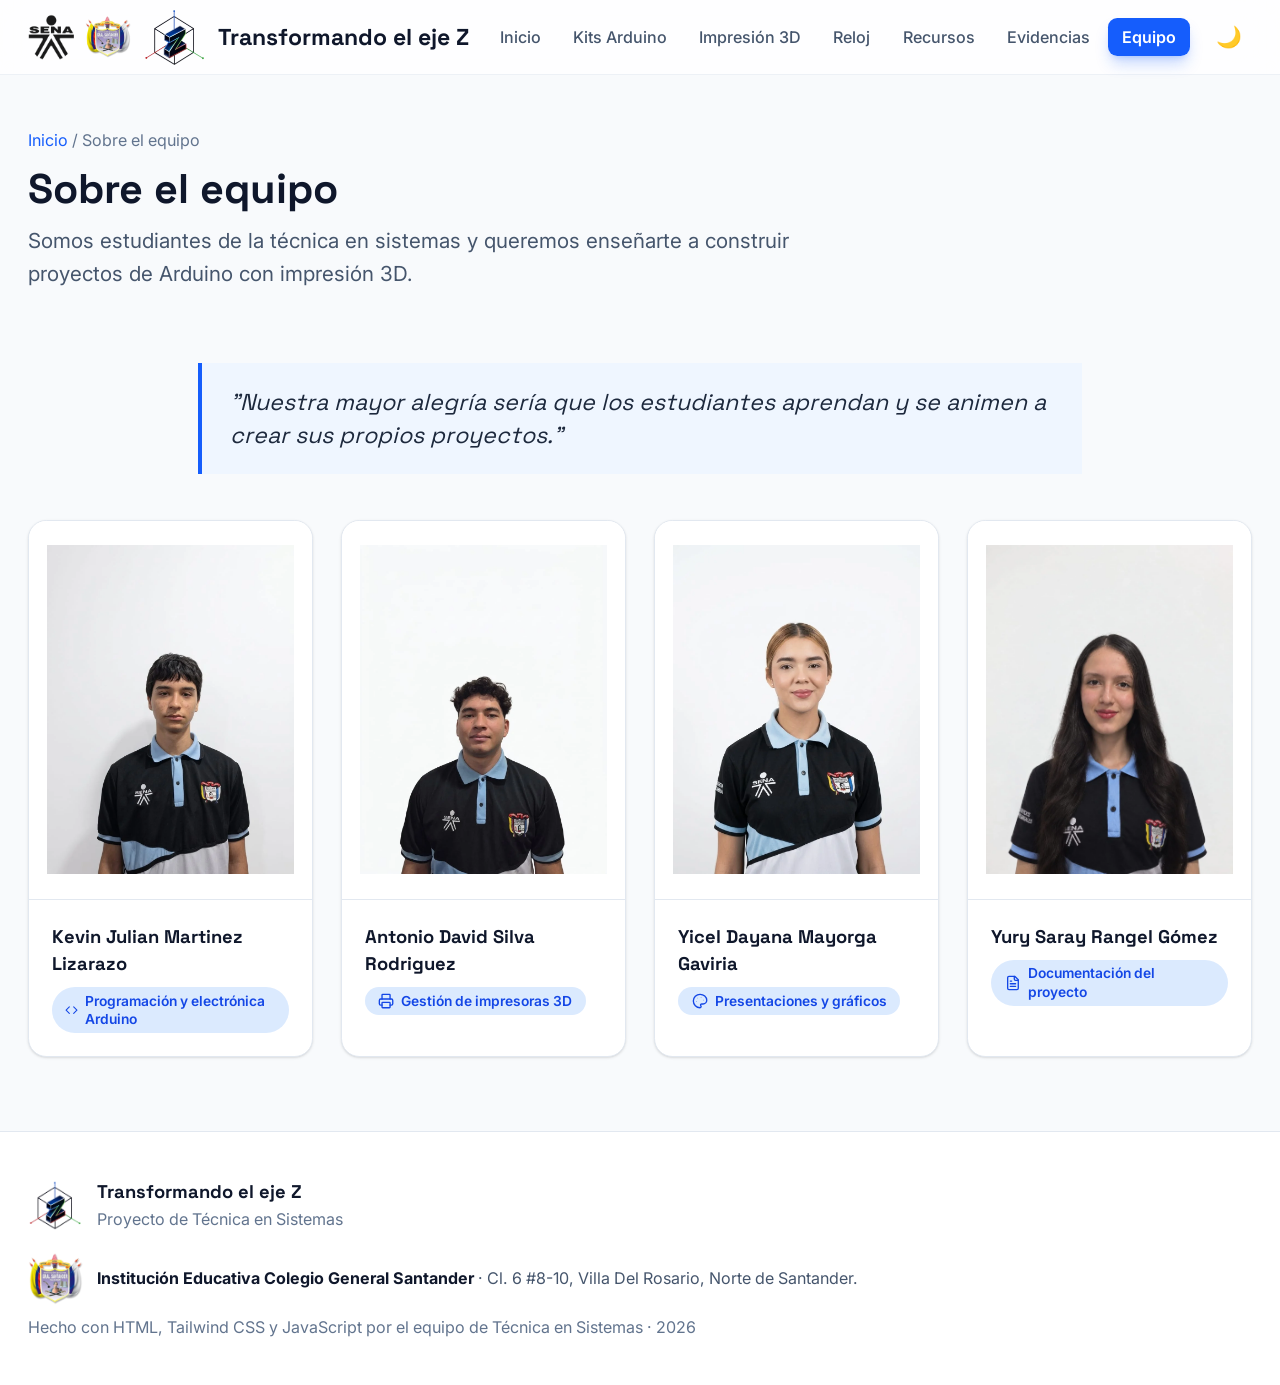
<file: equipo.html>
<!DOCTYPE html>
<html lang="es" class="scroll-smooth">
<head>
  <meta charset="UTF-8">
  <meta name="viewport" content="width=device-width, initial-scale=1.0">
  <title>Transformando el eje Z — Sobre el equipo</title>
  <meta name="description" content="Equipo del proyecto Transformando el eje Z: estudiantes de la técnica en sistemas que enseñan Arduino e impresión 3D.">
  <link rel="icon" type="image/png" href="./assets/logo.png">
  <link rel="preconnect" href="https://fonts.googleapis.com">
  <link rel="preconnect" href="https://fonts.gstatic.com" crossorigin>
  <link href="https://fonts.googleapis.com/css2?family=Inter:wght@400;500;600;700&family=Space+Grotesk:wght@500;600;700&display=swap" rel="stylesheet">
  <script>
    try { if (localStorage.getItem("theme") === "dark") document.documentElement.classList.add("dark"); } catch (e) {}
  </script>
  <script type="module" crossorigin src="./assets/main-V_hvr2Cv.js"></script>
  <link rel="stylesheet" crossorigin href="./assets/main-D3dzY4R9.css">
</head>
<body class="min-h-screen">

  <!-- ═══ NAVBAR ═══ -->
  <nav class="fixed inset-x-0 top-0 z-50 border-b border-slate-200/60 bg-white/80 backdrop-blur-xl dark:border-slate-800/60 dark:bg-slate-950/80">
    <div class="mx-auto flex h-16 max-w-6xl items-center justify-between px-4 sm:px-6">
      <a class="flex items-center gap-2.5" href="./index.html">
        <img src="./assets/logo-sena.webp" alt="Logo SENA" class="hidden h-10 w-10 rounded-md object-contain sm:inline dark:hidden">
        <img src="./assets/logo-sena-claro.webp" alt="Logo SENA" class="hidden h-10 w-10 rounded-md object-contain dark:inline">
        <img src="./assets/logo-institucion.webp" alt="Logo I.E. Colegio General Santander" class="hidden h-10 w-10 rounded-md object-contain sm:inline">
        <img src="./assets/logo-simple.webp" alt="Logo Transformando el eje Z" class="h-14 w-14 rounded-lg object-contain">
        <span class="font-display text-xl font-bold text-slate-900 dark:text-white">Transformando el eje Z</span>
      </a>
      <ul class="hidden items-center gap-1 md:flex">
        <li><a href="./index.html" class="rounded-lg px-3 py-2 text-sm font-medium text-slate-600 transition hover:bg-blue-50 hover:text-blue-600 dark:text-slate-300 dark:hover:bg-blue-500/10 dark:hover:text-blue-400">Inicio</a></li>
        <li><a href="./arduino.html" class="rounded-lg px-3 py-2 text-sm font-medium text-slate-600 transition hover:bg-blue-50 hover:text-blue-600 dark:text-slate-300 dark:hover:bg-blue-500/10 dark:hover:text-blue-400">Kits Arduino</a></li>
        <li><a href="./impresion3d.html" class="rounded-lg px-3 py-2 text-sm font-medium text-slate-600 transition hover:bg-blue-50 hover:text-blue-600 dark:text-slate-300 dark:hover:bg-blue-500/10 dark:hover:text-blue-400">Impresión 3D</a></li>
        <li><a href="./reloj.html" class="rounded-lg px-3 py-2 text-sm font-medium text-slate-600 transition hover:bg-blue-50 hover:text-blue-600 dark:text-slate-300 dark:hover:bg-blue-500/10 dark:hover:text-blue-400">Reloj</a></li>
        <li><a href="./recursos.html" class="rounded-lg px-3 py-2 text-sm font-medium text-slate-600 transition hover:bg-blue-50 hover:text-blue-600 dark:text-slate-300 dark:hover:bg-blue-500/10 dark:hover:text-blue-400">Recursos</a></li>
        <li><a href="./evidencias.html" class="rounded-lg px-3 py-2 text-sm font-medium text-slate-600 transition hover:bg-blue-50 hover:text-blue-600 dark:text-slate-300 dark:hover:bg-blue-500/10 dark:hover:text-blue-400">Evidencias</a></li>
        <li><a href="./equipo.html" class="rounded-lg bg-blue-600 px-3 py-2 text-sm font-semibold text-white shadow-lg shadow-blue-600/25">Equipo</a></li>
      </ul>
      <div class="flex items-center gap-2">
        <button data-theme-toggle onclick="toggleTheme()" title="Cambiar tema" aria-label="Cambiar tema"
          class="flex h-10 w-10 items-center justify-center rounded-lg text-lg transition hover:bg-slate-100 dark:hover:bg-slate-800">🌙</button>
        <button onclick="toggleMenu()" aria-label="Abrir menú"
          class="flex h-10 w-10 items-center justify-center rounded-lg text-xl transition hover:bg-slate-100 md:hidden dark:hover:bg-slate-800">☰</button>
      </div>
    </div>
    <ul id="navLinks" class="mobile-menu md:hidden">
      <li><a href="./index.html" class="block rounded-lg px-4 py-2.5 text-sm font-medium text-slate-600 hover:bg-blue-50 dark:text-slate-300 dark:hover:bg-blue-500/10">Inicio</a></li>
      <li><a href="./arduino.html" class="block rounded-lg px-4 py-2.5 text-sm font-medium text-slate-600 hover:bg-blue-50 dark:text-slate-300 dark:hover:bg-blue-500/10">Kits Arduino</a></li>
      <li><a href="./impresion3d.html" class="block rounded-lg px-4 py-2.5 text-sm font-medium text-slate-600 hover:bg-blue-50 dark:text-slate-300 dark:hover:bg-blue-500/10">Impresión 3D</a></li>
      <li><a href="./reloj.html" class="block rounded-lg px-4 py-2.5 text-sm font-medium text-slate-600 hover:bg-blue-50 dark:text-slate-300 dark:hover:bg-blue-500/10">Reloj</a></li>
      <li><a href="./recursos.html" class="block rounded-lg px-4 py-2.5 text-sm font-medium text-slate-600 hover:bg-blue-50 dark:text-slate-300 dark:hover:bg-blue-500/10">Recursos</a></li>
      <li><a href="./evidencias.html" class="block rounded-lg px-4 py-2.5 text-sm font-medium text-slate-600 hover:bg-blue-50 dark:text-slate-300 dark:hover:bg-blue-500/10">Evidencias</a></li>
      <li><a href="./equipo.html" class="block rounded-lg bg-blue-600 px-4 py-2.5 text-sm font-semibold text-white">Equipo</a></li>
    </ul>
  </nav>

  <!-- ═══ CABECERA ═══ -->
  <div class="mx-auto max-w-6xl px-4 pt-28 sm:px-6">
    <p class="text-sm text-slate-500 dark:text-slate-400"><a class="text-blue-600 hover:underline dark:text-blue-400" href="./index.html">Inicio</a> <span>/ Sobre el equipo</span></p>
    <header class="mt-3">
      <h1 class="font-display text-3xl font-bold text-slate-900 sm:text-4xl dark:text-white">Sobre el equipo</h1>
      <p class="mt-3 max-w-2xl text-lg text-slate-600 dark:text-slate-400">Somos estudiantes de la técnica en sistemas y queremos enseñarte a construir proyectos de Arduino con impresión 3D.</p>
    </header>
  </div>

  <!-- ═══ CITA + EQUIPO ═══ -->
  <section class="py-16">
    <div class="mx-auto max-w-6xl px-4 sm:px-6">
      <blockquote class="reveal mx-auto max-w-3xl border-l-4 border-blue-600 bg-blue-50 px-6 py-5 font-display text-xl italic text-slate-800 dark:bg-blue-500/10 dark:text-slate-200">
        "Nuestra mayor alegría sería que los estudiantes aprendan y se animen a crear sus propios proyectos."
      </blockquote>

      <div class="mt-10 grid gap-6 sm:grid-cols-2 lg:grid-cols-4">
        <div class="reveal overflow-hidden rounded-2xl border border-slate-200 bg-white shadow-sm transition-all hover:-translate-y-1.5 hover:border-blue-300 hover:shadow-xl hover:shadow-blue-500/10 dark:border-slate-800 dark:bg-slate-900 dark:hover:border-blue-500/40">
          <img loading="lazy" decoding="async" src="./assets/team-imagen.webp" alt="Foto de Kevin Julian Martinez Lizarazo" class="aspect-[3/4] w-full bg-white object-contain p-4">
          <div class="border-t border-slate-200 p-5 dark:border-slate-800">
            <h3 class="font-display font-bold text-slate-900 dark:text-white">Kevin Julian Martinez Lizarazo</h3>
            <span class="mt-2 inline-flex items-center gap-1.5 rounded-full bg-blue-100 px-3 py-1 text-xs font-semibold text-blue-700 dark:bg-blue-500/15 dark:text-blue-300">
              <svg class="h-3.5 w-3.5" viewBox="0 0 24 24" fill="none" stroke="currentColor" stroke-width="2" stroke-linecap="round" stroke-linejoin="round" aria-hidden="true"><path d="m16 18 6-6-6-6"/><path d="m8 6-6 6 6 6"/></svg>
              Programación y electrónica Arduino
            </span>
          </div>
        </div>
        <div class="reveal overflow-hidden rounded-2xl border border-slate-200 bg-white shadow-sm transition-all hover:-translate-y-1.5 hover:border-blue-300 hover:shadow-xl hover:shadow-blue-500/10 dark:border-slate-800 dark:bg-slate-900 dark:hover:border-blue-500/40">
          <img loading="lazy" decoding="async" src="./assets/team-imagen-1.webp" alt="Foto de Antonio David Silva Rodriguez" class="aspect-[3/4] w-full bg-white object-contain p-4">
          <div class="border-t border-slate-200 p-5 dark:border-slate-800">
            <h3 class="font-display font-bold text-slate-900 dark:text-white">Antonio David Silva Rodriguez</h3>
            <span class="mt-2 inline-flex items-center gap-1.5 rounded-full bg-blue-100 px-3 py-1 text-xs font-semibold text-blue-700 dark:bg-blue-500/15 dark:text-blue-300">
              <svg class="h-3.5 w-3.5" viewBox="0 0 24 24" fill="none" stroke="currentColor" stroke-width="2" stroke-linecap="round" stroke-linejoin="round" aria-hidden="true"><path d="M6 18H4a2 2 0 0 1-2-2v-5a2 2 0 0 1 2-2h16a2 2 0 0 1 2 2v5a2 2 0 0 1-2 2h-2"/><path d="M6 9V3a1 1 0 0 1 1-1h10a1 1 0 0 1 1 1v6"/><rect x="6" y="14" width="12" height="8" rx="1"/></svg>
              Gestión de impresoras 3D
            </span>
          </div>
        </div>
        <div class="reveal overflow-hidden rounded-2xl border border-slate-200 bg-white shadow-sm transition-all hover:-translate-y-1.5 hover:border-blue-300 hover:shadow-xl hover:shadow-blue-500/10 dark:border-slate-800 dark:bg-slate-900 dark:hover:border-blue-500/40">
          <img loading="lazy" decoding="async" src="./assets/team-imagen-3.webp" alt="Foto de Yicel Dayana Mayorga Gaviria" class="aspect-[3/4] w-full bg-white object-contain p-4">
          <div class="border-t border-slate-200 p-5 dark:border-slate-800">
            <h3 class="font-display font-bold text-slate-900 dark:text-white">Yicel Dayana Mayorga Gaviria</h3>
            <span class="mt-2 inline-flex items-center gap-1.5 rounded-full bg-blue-100 px-3 py-1 text-xs font-semibold text-blue-700 dark:bg-blue-500/15 dark:text-blue-300">
              <svg class="h-3.5 w-3.5" viewBox="0 0 24 24" fill="none" stroke="currentColor" stroke-width="2" stroke-linecap="round" stroke-linejoin="round" aria-hidden="true"><circle cx="13.5" cy="6.5" r=".5" fill="currentColor" stroke="none"/><circle cx="17.5" cy="10.5" r=".5" fill="currentColor" stroke="none"/><circle cx="8.5" cy="7.5" r=".5" fill="currentColor" stroke="none"/><circle cx="6.5" cy="12.5" r=".5" fill="currentColor" stroke="none"/><path d="M12 2C6.5 2 2 6.5 2 12s4.5 10 10 10c.926 0 1.648-.746 1.648-1.688 0-.437-.18-.835-.437-1.125-.29-.289-.438-.652-.438-1.125a1.64 1.64 0 0 1 1.668-1.668h1.996c3.051 0 5.555-2.503 5.555-5.554C21.965 6.012 17.461 2 12 2z"/></svg>
              Presentaciones y gráficos
            </span>
          </div>
        </div>
        <div class="reveal overflow-hidden rounded-2xl border border-slate-200 bg-white shadow-sm transition-all hover:-translate-y-1.5 hover:border-blue-300 hover:shadow-xl hover:shadow-blue-500/10 dark:border-slate-800 dark:bg-slate-900 dark:hover:border-blue-500/40">
          <img loading="lazy" decoding="async" src="./assets/team-imagen-2.webp" alt="Foto de Yury Saray Rangel Gómez" class="aspect-[3/4] w-full bg-white object-contain p-4">
          <div class="border-t border-slate-200 p-5 dark:border-slate-800">
            <h3 class="font-display font-bold text-slate-900 dark:text-white">Yury Saray Rangel Gómez</h3>
            <span class="mt-2 inline-flex items-center gap-1.5 rounded-full bg-blue-100 px-3 py-1 text-xs font-semibold text-blue-700 dark:bg-blue-500/15 dark:text-blue-300">
              <svg class="h-3.5 w-3.5" viewBox="0 0 24 24" fill="none" stroke="currentColor" stroke-width="2" stroke-linecap="round" stroke-linejoin="round" aria-hidden="true"><path d="M15 2H6a2 2 0 0 0-2 2v16a2 2 0 0 0 2 2h12a2 2 0 0 0 2-2V7Z"/><path d="M14 2v4a2 2 0 0 0 2 2h4"/><path d="M10 9H8"/><path d="M16 13H8"/><path d="M16 17H8"/></svg>
              Documentación del proyecto
            </span>
          </div>
        </div>
      </div>
    </div>
  </section>

  <!-- ═══ FOOTER ═══ -->
  <footer class="border-t border-slate-200 bg-white py-10 dark:border-slate-800 dark:bg-slate-900/50">
    <div class="mx-auto max-w-6xl px-4 sm:px-6">
      <a class="flex items-center gap-3" href="./index.html">
        <img src="./assets/logo-simple.webp" alt="Logo Transformando el eje Z" class="h-12 w-12 rounded-lg object-contain">
        <span>
          <b class="block font-display text-slate-900 dark:text-white">Transformando el eje Z</b>
          <small class="text-sm text-slate-500 dark:text-slate-400">Proyecto de Técnica en Sistemas</small>
        </span>
      </a>
      <div class="mt-4 flex items-center gap-3 text-sm text-slate-600 dark:text-slate-400">
        <img src="./assets/logo-institucion.webp" alt="Logo I.E. Colegio General Santander" class="h-12 w-12 rounded-lg object-contain">
        <p><b class="text-slate-900 dark:text-white">Institución Educativa Colegio General Santander</b> · Cl. 6 #8-10, Villa Del Rosario, Norte de Santander.</p>
      </div>
      <p class="mt-2 text-sm text-slate-500 dark:text-slate-500">Hecho con HTML, Tailwind CSS y JavaScript por el equipo de Técnica en Sistemas · 2026</p>
    </div>
  </footer>

</body>
</html>
</file>
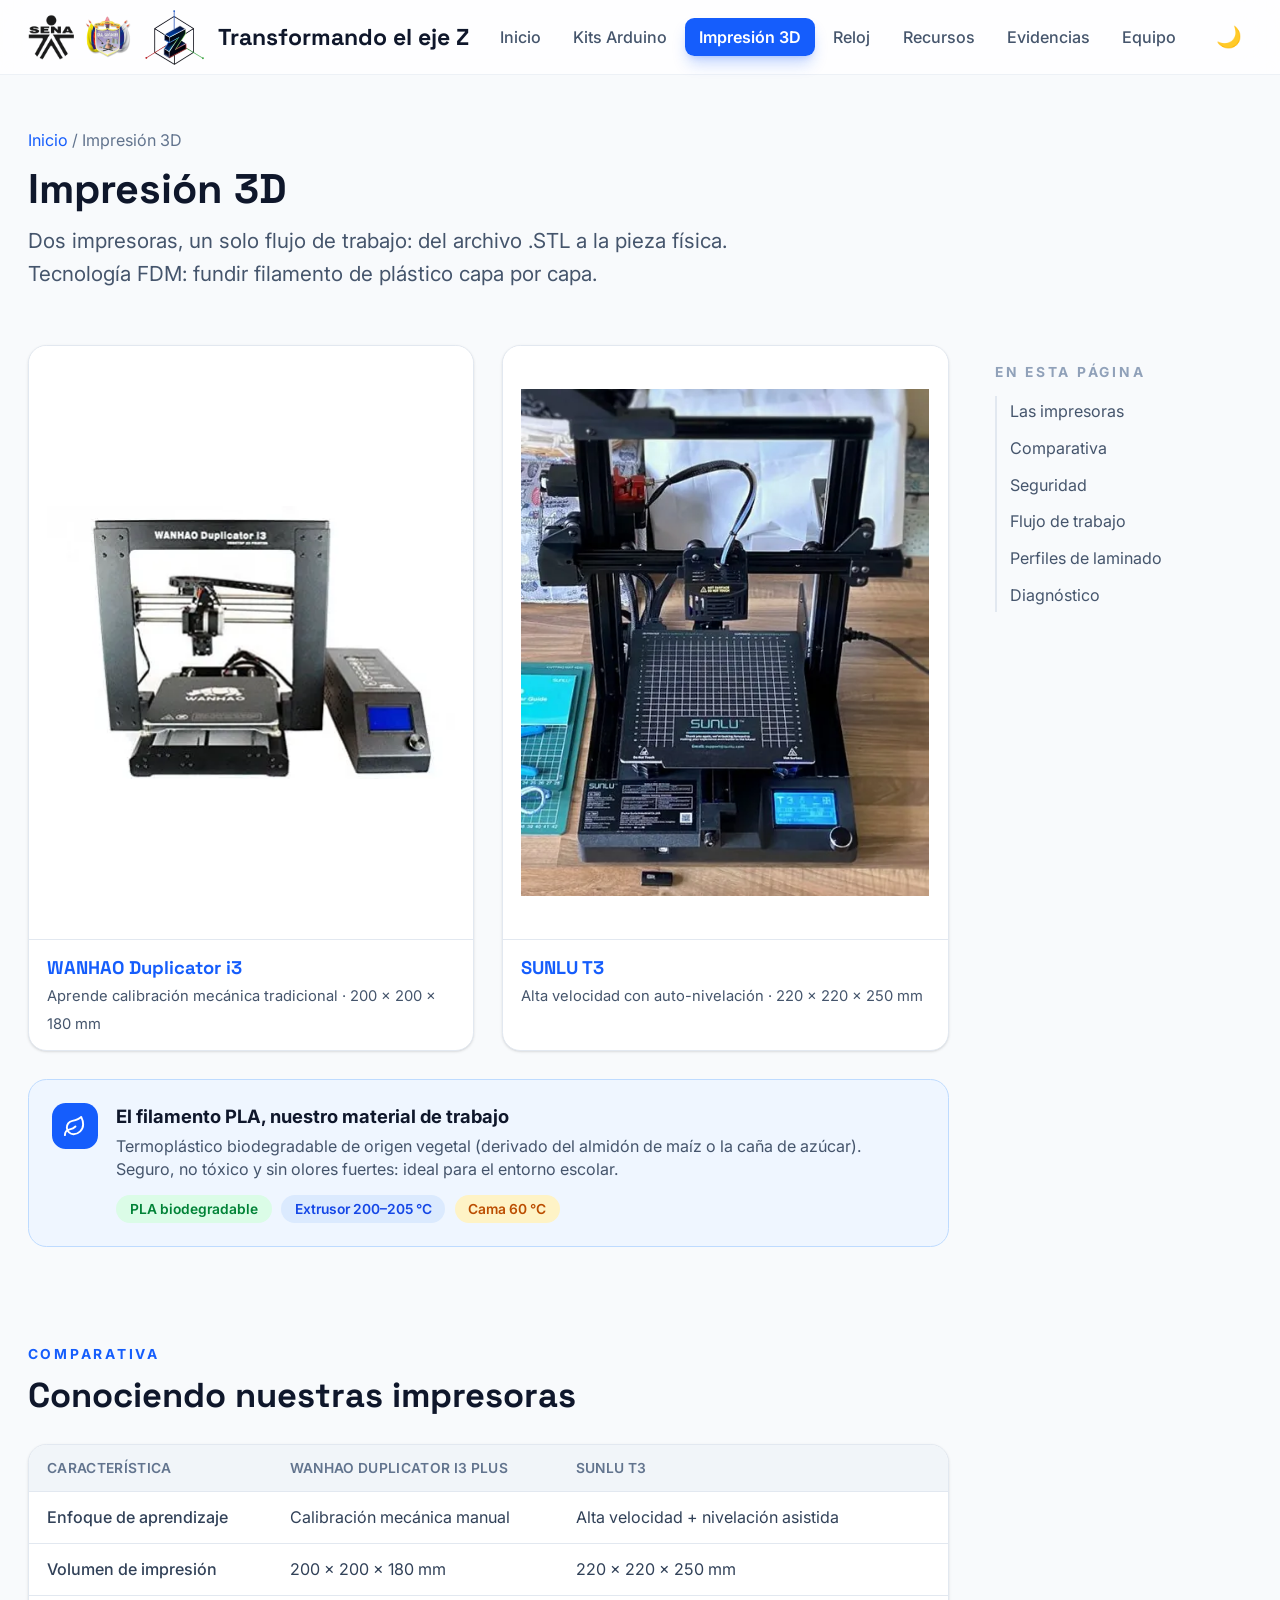
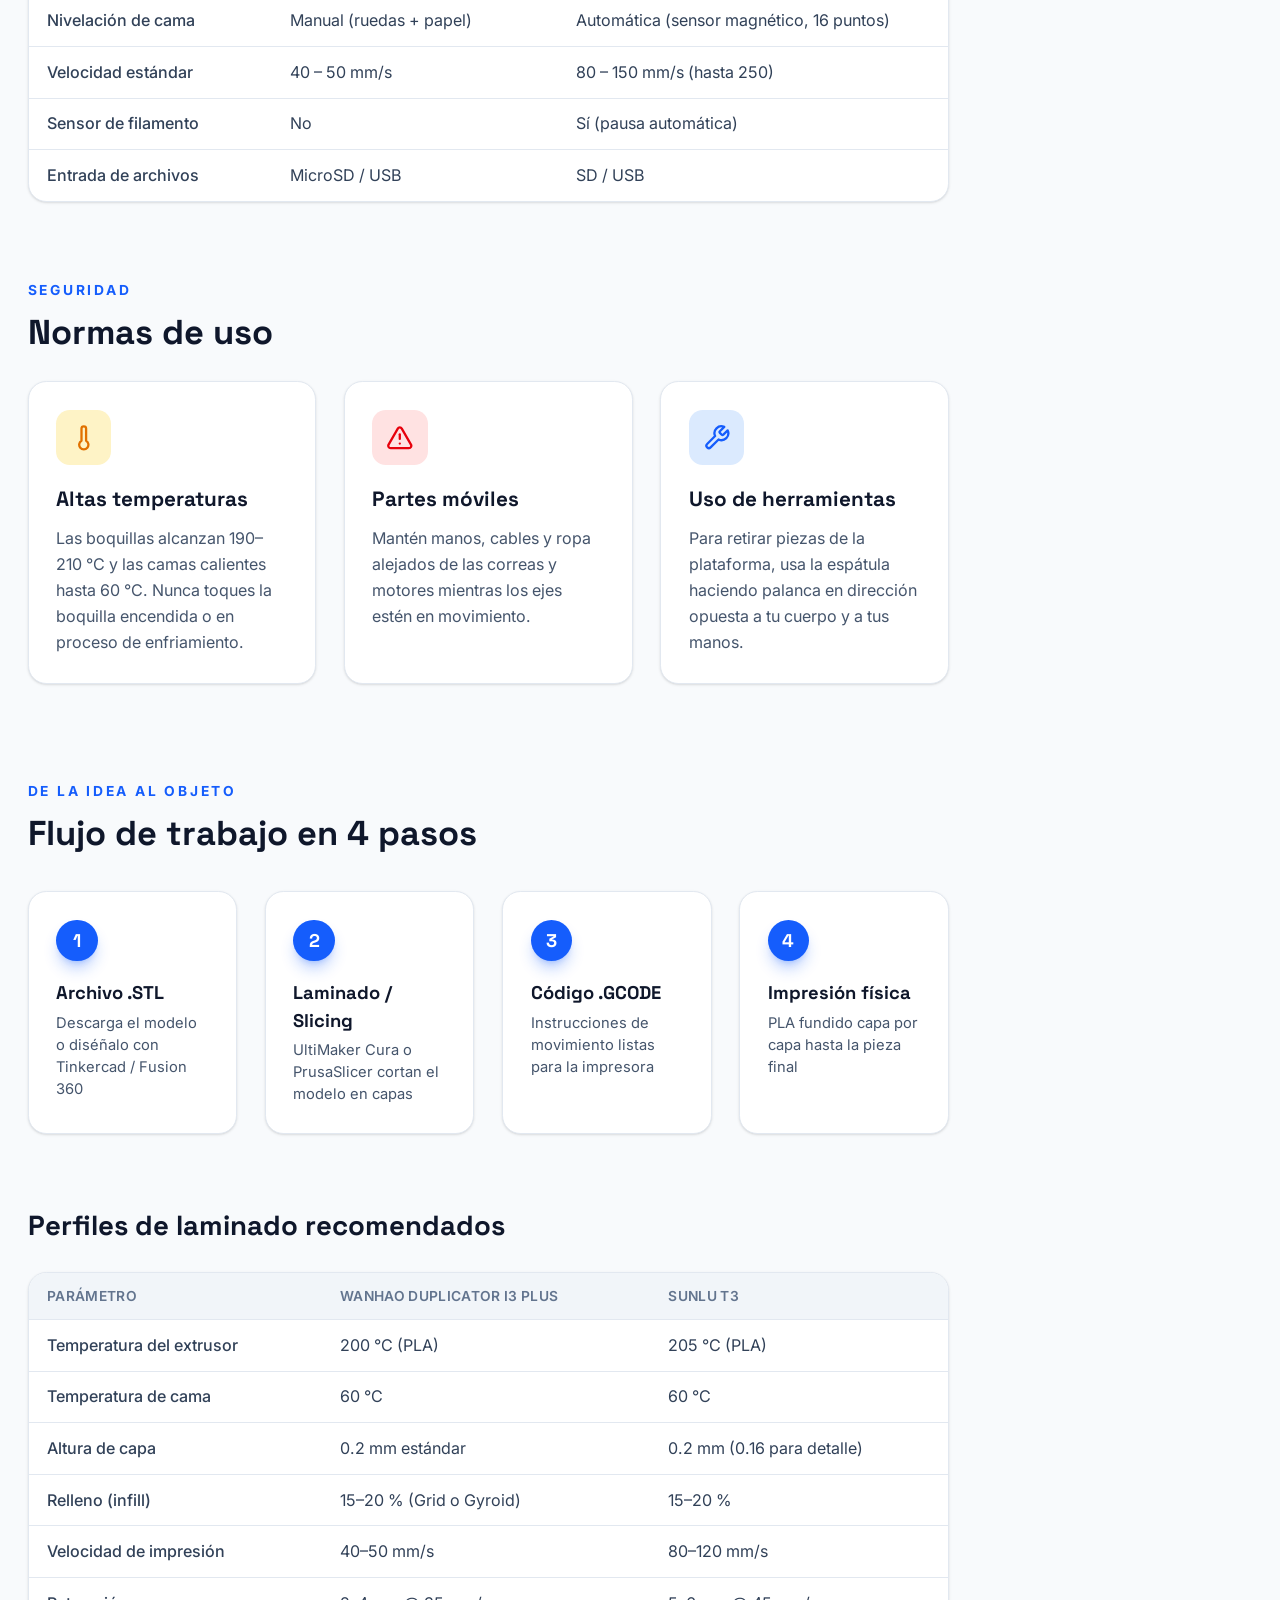
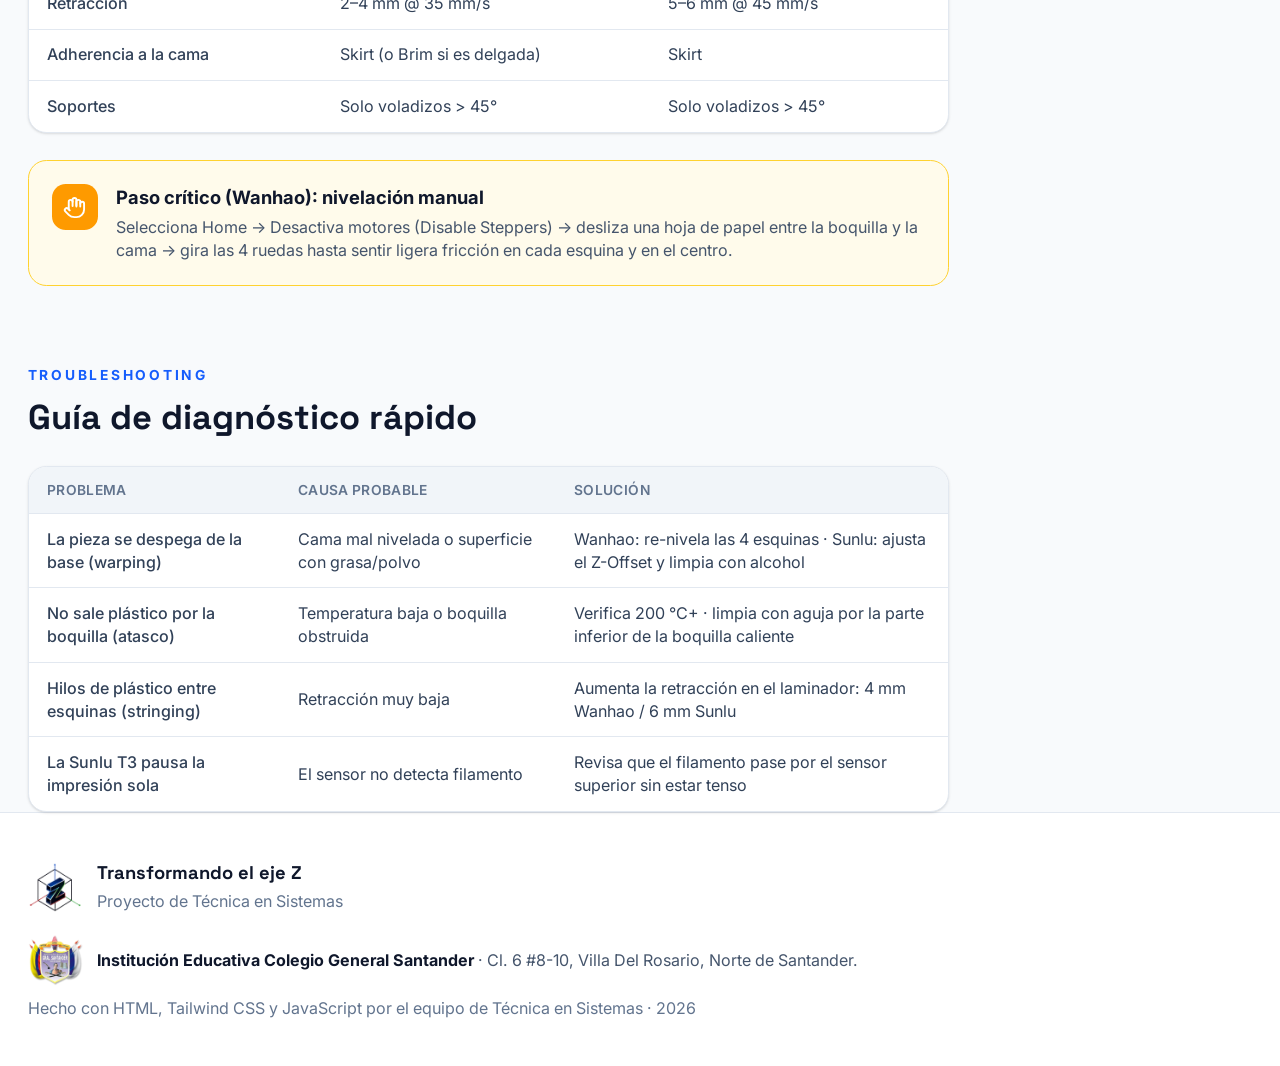
<file: impresion3d.html>
<!DOCTYPE html>
<html lang="es" class="scroll-smooth">
<head>
  <meta charset="UTF-8">
  <meta name="viewport" content="width=device-width, initial-scale=1.0">
  <title>Transformando el eje Z — Impresión 3D</title>
  <meta name="description" content="Impresión 3D: Wanhao Duplicator i3 y Sunlu T3, filamento PLA, flujo de trabajo completo y guía de diagnóstico.">
  <link rel="icon" type="image/png" href="./assets/logo.webp">
  <link rel="preconnect" href="https://fonts.googleapis.com">
  <link rel="preconnect" href="https://fonts.gstatic.com" crossorigin>
  <link href="https://fonts.googleapis.com/css2?family=Inter:wght@400;500;600;700&family=Space+Grotesk:wght@500;600;700&display=swap" rel="stylesheet">
  <script>
    try { if (localStorage.getItem("theme") === "dark") document.documentElement.classList.add("dark"); } catch (e) {}
  </script>
  <script type="module" crossorigin src="./assets/main-V_hvr2Cv.js"></script>
  <link rel="stylesheet" crossorigin href="./assets/main-D3dzY4R9.css">
</head>
<body class="min-h-screen">

  <!-- ═══ NAVBAR ═══ -->
  <nav class="fixed inset-x-0 top-0 z-50 border-b border-slate-200/60 bg-white/80 backdrop-blur-xl dark:border-slate-800/60 dark:bg-slate-950/80">
    <div class="mx-auto flex h-16 max-w-6xl items-center justify-between px-4 sm:px-6">
      <a class="flex items-center gap-2.5" href="./index.html">
        <img src="./assets/logo-sena.webp" alt="Logo SENA" class="hidden h-10 w-10 rounded-md object-contain sm:inline dark:hidden">
        <img src="./assets/logo-sena-claro.webp" alt="Logo SENA" class="hidden h-10 w-10 rounded-md object-contain dark:inline">
        <img src="./assets/logo-institucion.webp" alt="Logo I.E. Colegio General Santander" class="hidden h-10 w-10 rounded-md object-contain sm:inline">
        <img src="./assets/logo-simple.webp" alt="Logo Transformando el eje Z" class="h-14 w-14 rounded-lg object-contain">
        <span class="font-display text-xl font-bold text-slate-900 dark:text-white">Transformando el eje Z</span>
      </a>
      <ul class="hidden items-center gap-1 md:flex">
        <li><a href="./index.html" class="rounded-lg px-3 py-2 text-sm font-medium text-slate-600 transition hover:bg-blue-50 hover:text-blue-600 dark:text-slate-300 dark:hover:bg-blue-500/10 dark:hover:text-blue-400">Inicio</a></li>
        <li><a href="./arduino.html" class="rounded-lg px-3 py-2 text-sm font-medium text-slate-600 transition hover:bg-blue-50 hover:text-blue-600 dark:text-slate-300 dark:hover:bg-blue-500/10 dark:hover:text-blue-400">Kits Arduino</a></li>
        <li><a href="./impresion3d.html" class="rounded-lg bg-blue-600 px-3 py-2 text-sm font-semibold text-white shadow-lg shadow-blue-600/25">Impresión 3D</a></li>
        <li><a href="./reloj.html" class="rounded-lg px-3 py-2 text-sm font-medium text-slate-600 transition hover:bg-blue-50 hover:text-blue-600 dark:text-slate-300 dark:hover:bg-blue-500/10 dark:hover:text-blue-400">Reloj</a></li>
        <li><a href="./recursos.html" class="rounded-lg px-3 py-2 text-sm font-medium text-slate-600 transition hover:bg-blue-50 hover:text-blue-600 dark:text-slate-300 dark:hover:bg-blue-500/10 dark:hover:text-blue-400">Recursos</a></li>
        <li><a href="./evidencias.html" class="rounded-lg px-3 py-2 text-sm font-medium text-slate-600 transition hover:bg-blue-50 hover:text-blue-600 dark:text-slate-300 dark:hover:bg-blue-500/10 dark:hover:text-blue-400">Evidencias</a></li>
        <li><a href="./equipo.html" class="rounded-lg px-3 py-2 text-sm font-medium text-slate-600 transition hover:bg-blue-50 hover:text-blue-600 dark:text-slate-300 dark:hover:bg-blue-500/10 dark:hover:text-blue-400">Equipo</a></li>
      </ul>
      <div class="flex items-center gap-2">
        <button data-theme-toggle onclick="toggleTheme()" title="Cambiar tema" aria-label="Cambiar tema"
          class="flex h-10 w-10 items-center justify-center rounded-lg text-lg transition hover:bg-slate-100 dark:hover:bg-slate-800">🌙</button>
        <button onclick="toggleMenu()" aria-label="Abrir menú"
          class="flex h-10 w-10 items-center justify-center rounded-lg text-xl transition hover:bg-slate-100 md:hidden dark:hover:bg-slate-800">☰</button>
      </div>
    </div>
    <ul id="navLinks" class="mobile-menu md:hidden">
      <li><a href="./index.html" class="block rounded-lg px-4 py-2.5 text-sm font-medium text-slate-600 hover:bg-blue-50 dark:text-slate-300 dark:hover:bg-blue-500/10">Inicio</a></li>
      <li><a href="./arduino.html" class="block rounded-lg px-4 py-2.5 text-sm font-medium text-slate-600 hover:bg-blue-50 dark:text-slate-300 dark:hover:bg-blue-500/10">Kits Arduino</a></li>
      <li><a href="./impresion3d.html" class="block rounded-lg bg-blue-600 px-4 py-2.5 text-sm font-semibold text-white">Impresión 3D</a></li>
      <li><a href="./reloj.html" class="block rounded-lg px-4 py-2.5 text-sm font-medium text-slate-600 hover:bg-blue-50 dark:text-slate-300 dark:hover:bg-blue-500/10">Reloj</a></li>
      <li><a href="./recursos.html" class="block rounded-lg px-4 py-2.5 text-sm font-medium text-slate-600 hover:bg-blue-50 dark:text-slate-300 dark:hover:bg-blue-500/10">Recursos</a></li>
      <li><a href="./evidencias.html" class="block rounded-lg px-4 py-2.5 text-sm font-medium text-slate-600 hover:bg-blue-50 dark:text-slate-300 dark:hover:bg-blue-500/10">Evidencias</a></li>
      <li><a href="./equipo.html" class="block rounded-lg px-4 py-2.5 text-sm font-medium text-slate-600 hover:bg-blue-50 dark:text-slate-300 dark:hover:bg-blue-500/10">Equipo</a></li>
    </ul>
  </nav>

  <!-- ═══ CABECERA ═══ -->
  <div class="mx-auto max-w-6xl px-4 pt-28 sm:px-6">
    <p class="text-sm text-slate-500 dark:text-slate-400"><a class="text-blue-600 hover:underline dark:text-blue-400" href="./index.html">Inicio</a> <span>/ Impresión 3D</span></p>
    <header class="mt-3">
      <h1 class="font-display text-3xl font-bold text-slate-900 sm:text-4xl dark:text-white">Impresión 3D</h1>
      <p class="mt-3 max-w-2xl text-lg text-slate-600 dark:text-slate-400">Dos impresoras, un solo flujo de trabajo: del archivo .STL a la pieza física. Tecnología FDM: fundir filamento de plástico capa por capa.</p>
    </header>
  </div>

  <div class="mx-auto max-w-6xl px-4 sm:px-6 lg:flex lg:items-start lg:gap-10">
    <div class="min-w-0 flex-1">

      <!-- ═══ SECCIÓN 1: Impresoras + PLA ═══ -->
      <section id="impresoras" class="pt-12">
        <div class="grid gap-6 sm:grid-cols-2">
          <figure class="reveal overflow-hidden rounded-2xl border border-slate-200 bg-white shadow-sm transition-all hover:-translate-y-1 hover:shadow-lg dark:border-slate-800 dark:bg-slate-900">
            <img loading="lazy" decoding="async" src="./assets/p3d-imagen-1.webp" alt="Impresora Wanhao Duplicator i3" class="aspect-[3/4] w-full bg-white object-contain p-4">
            <figcaption class="border-t border-slate-200 px-4 py-3 dark:border-slate-800">
              <span class="block font-display font-bold text-blue-600 dark:text-blue-400">WANHAO Duplicator i3</span>
              <small class="text-slate-600 dark:text-slate-400">Aprende calibración mecánica tradicional · 200 × 200 × 180 mm</small>
            </figcaption>
          </figure>
          <figure class="reveal overflow-hidden rounded-2xl border border-slate-200 bg-white shadow-sm transition-all hover:-translate-y-1 hover:shadow-lg dark:border-slate-800 dark:bg-slate-900">
            <img loading="lazy" decoding="async" src="./assets/p3d-imagen-2.webp" alt="Impresora Sunlu T3" class="aspect-[3/4] w-full bg-white object-contain p-4">
            <figcaption class="border-t border-slate-200 px-4 py-3 dark:border-slate-800">
              <span class="block font-display font-bold text-blue-600 dark:text-blue-400">SUNLU T3</span>
              <small class="text-slate-600 dark:text-slate-400">Alta velocidad con auto-nivelación · 220 × 220 × 250 mm</small>
            </figcaption>
          </figure>
        </div>
        <div class="reveal mt-6 flex items-start gap-4 rounded-2xl border border-blue-200 bg-blue-50 p-5 dark:border-blue-500/30 dark:bg-blue-500/10">
          <span class="flex h-10 w-10 shrink-0 items-center justify-center rounded-xl bg-blue-600 text-white">
            <svg class="h-5 w-5" viewBox="0 0 24 24" fill="none" stroke="currentColor" stroke-width="2" stroke-linecap="round" stroke-linejoin="round" aria-hidden="true"><path d="M11 20A7 7 0 0 1 9.8 6.1C15.5 5 17 4.48 19 2c1 2 2 4.18 2 8 0 5.5-4.78 10-10 10Z"/><path d="M2 21c0-3 1.85-5.36 5.08-6C9.5 14.52 12 13 13 12"/></svg>
          </span>
          <div>
            <b class="text-slate-900 dark:text-white">El filamento PLA, nuestro material de trabajo</b>
            <p class="mt-1 text-sm text-slate-600 dark:text-slate-300">Termoplástico biodegradable de origen vegetal (derivado del almidón de maíz o la caña de azúcar). Seguro, no tóxico y sin olores fuertes: ideal para el entorno escolar.</p>
            <div class="mt-3 flex flex-wrap gap-2">
              <span class="rounded-full bg-green-100 px-3 py-1 text-xs font-semibold text-green-700 dark:bg-green-500/15 dark:text-green-300">PLA biodegradable</span>
              <span class="rounded-full bg-blue-100 px-3 py-1 text-xs font-semibold text-blue-700 dark:bg-blue-500/15 dark:text-blue-300">Extrusor 200–205 °C</span>
              <span class="rounded-full bg-amber-100 px-3 py-1 text-xs font-semibold text-amber-700 dark:bg-amber-500/15 dark:text-amber-300">Cama 60 °C</span>
            </div>
          </div>
        </div>
      </section>

      <!-- ═══ SECCIÓN 2: Comparativa + Seguridad ═══ -->
      <section class="pt-20">
        <div id="comparativa" class="reveal">
          <span class="text-xs font-bold uppercase tracking-[0.2em] text-blue-600 dark:text-blue-400">Comparativa</span>
          <h2 class="mt-2 font-display text-2xl font-bold text-slate-900 sm:text-3xl dark:text-white">Conociendo nuestras impresoras</h2>
        </div>
        <div class="reveal mt-6 overflow-x-auto rounded-2xl border border-slate-200 bg-white shadow-sm dark:border-slate-800 dark:bg-slate-900">
          <table class="data w-full text-left text-sm">
            <thead>
              <tr class="bg-slate-100 text-xs uppercase tracking-wide text-slate-500 dark:bg-slate-800/60 dark:text-slate-400">
                <th class="px-4 py-3 font-semibold">Característica</th>
                <th class="px-4 py-3 font-semibold">Wanhao Duplicator i3 Plus</th>
                <th class="px-4 py-3 font-semibold">Sunlu T3</th>
              </tr>
            </thead>
            <tbody class="text-slate-700 dark:text-slate-300">
              <tr><td class="px-4 py-3 font-medium">Enfoque de aprendizaje</td><td class="px-4 py-3">Calibración mecánica manual</td><td class="px-4 py-3">Alta velocidad + nivelación asistida</td></tr>
              <tr><td class="px-4 py-3 font-medium">Volumen de impresión</td><td class="px-4 py-3">200 × 200 × 180 mm</td><td class="px-4 py-3">220 × 220 × 250 mm</td></tr>
              <tr><td class="px-4 py-3 font-medium">Nivelación de cama</td><td class="px-4 py-3">Manual (ruedas + papel)</td><td class="px-4 py-3">Automática (sensor magnético, 16 puntos)</td></tr>
              <tr><td class="px-4 py-3 font-medium">Velocidad estándar</td><td class="px-4 py-3">40 – 50 mm/s</td><td class="px-4 py-3">80 – 150 mm/s (hasta 250)</td></tr>
              <tr><td class="px-4 py-3 font-medium">Sensor de filamento</td><td class="px-4 py-3">No</td><td class="px-4 py-3">Sí (pausa automática)</td></tr>
              <tr><td class="px-4 py-3 font-medium">Entrada de archivos</td><td class="px-4 py-3">MicroSD / USB</td><td class="px-4 py-3">SD / USB</td></tr>
            </tbody>
          </table>
        </div>

        <div id="seguridad" class="reveal mt-16">
          <span class="text-xs font-bold uppercase tracking-[0.2em] text-blue-600 dark:text-blue-400">Seguridad</span>
          <h2 class="mt-2 font-display text-2xl font-bold text-slate-900 sm:text-3xl dark:text-white">Normas de uso</h2>
        </div>
        <div class="mt-6 grid gap-6 sm:grid-cols-3">
          <div class="reveal group rounded-2xl border border-slate-200 bg-white p-6 shadow-sm transition-all hover:-translate-y-1 hover:border-blue-300 hover:shadow-lg dark:border-slate-800 dark:bg-slate-900 dark:hover:border-blue-500/40">
            <div class="flex h-12 w-12 items-center justify-center rounded-xl bg-amber-100 text-amber-600 transition-transform group-hover:scale-110 dark:bg-amber-500/10 dark:text-amber-400">
              <svg class="h-6 w-6" viewBox="0 0 24 24" fill="none" stroke="currentColor" stroke-width="2" stroke-linecap="round" stroke-linejoin="round" aria-hidden="true"><path d="M14 4v10.54a4 4 0 1 1-4 0V4a2 2 0 0 1 4 0Z"/></svg>
            </div>
            <h3 class="mt-4 font-display text-lg font-bold text-slate-900 dark:text-white">Altas temperaturas</h3>
            <p class="mt-2 text-sm leading-relaxed text-slate-600 dark:text-slate-400">Las boquillas alcanzan 190–210 °C y las camas calientes hasta 60 °C. Nunca toques la boquilla encendida o en proceso de enfriamiento.</p>
          </div>
          <div class="reveal group rounded-2xl border border-slate-200 bg-white p-6 shadow-sm transition-all hover:-translate-y-1 hover:border-blue-300 hover:shadow-lg dark:border-slate-800 dark:bg-slate-900 dark:hover:border-blue-500/40">
            <div class="flex h-12 w-12 items-center justify-center rounded-xl bg-red-100 text-red-600 transition-transform group-hover:scale-110 dark:bg-red-500/10 dark:text-red-400">
              <svg class="h-6 w-6" viewBox="0 0 24 24" fill="none" stroke="currentColor" stroke-width="2" stroke-linecap="round" stroke-linejoin="round" aria-hidden="true"><path d="m21.73 18-8-14a2 2 0 0 0-3.48 0l-8 14A2 2 0 0 0 4 21h16a2 2 0 0 0 1.73-3Z"/><path d="M12 9v4"/><path d="M12 17h.01"/></svg>
            </div>
            <h3 class="mt-4 font-display text-lg font-bold text-slate-900 dark:text-white">Partes móviles</h3>
            <p class="mt-2 text-sm leading-relaxed text-slate-600 dark:text-slate-400">Mantén manos, cables y ropa alejados de las correas y motores mientras los ejes estén en movimiento.</p>
          </div>
          <div class="reveal group rounded-2xl border border-slate-200 bg-white p-6 shadow-sm transition-all hover:-translate-y-1 hover:border-blue-300 hover:shadow-lg dark:border-slate-800 dark:bg-slate-900 dark:hover:border-blue-500/40">
            <div class="flex h-12 w-12 items-center justify-center rounded-xl bg-blue-100 text-blue-600 transition-transform group-hover:scale-110 dark:bg-blue-500/10 dark:text-blue-400">
              <svg class="h-6 w-6" viewBox="0 0 24 24" fill="none" stroke="currentColor" stroke-width="2" stroke-linecap="round" stroke-linejoin="round" aria-hidden="true"><path d="M14.7 6.3a1 1 0 0 0 0 1.4l1.6 1.6a1 1 0 0 0 1.4 0l3.77-3.77a6 6 0 0 1-7.94 7.94l-6.91 6.91a2.12 2.12 0 0 1-3-3l6.91-6.91a6 6 0 0 1 7.94-7.94l-3.76 3.76z"/></svg>
            </div>
            <h3 class="mt-4 font-display text-lg font-bold text-slate-900 dark:text-white">Uso de herramientas</h3>
            <p class="mt-2 text-sm leading-relaxed text-slate-600 dark:text-slate-400">Para retirar piezas de la plataforma, usa la espátula haciendo palanca en dirección opuesta a tu cuerpo y a tus manos.</p>
          </div>
        </div>
      </section>

      <!-- ═══ SECCIÓN 3: Flujo + perfiles ═══ -->
      <section class="pt-20">
        <div id="flujo" class="reveal">
          <span class="text-xs font-bold uppercase tracking-[0.2em] text-blue-600 dark:text-blue-400">De la idea al objeto</span>
          <h2 class="mt-2 font-display text-2xl font-bold text-slate-900 sm:text-3xl dark:text-white">Flujo de trabajo en 4 pasos</h2>
        </div>
        <div class="mt-8 grid gap-6 sm:grid-cols-2 lg:grid-cols-4">
          <div class="reveal relative rounded-2xl border border-slate-200 bg-white p-6 shadow-sm dark:border-slate-800 dark:bg-slate-900">
            <span class="flex h-9 w-9 items-center justify-center rounded-full bg-blue-600 font-display font-bold text-white shadow-lg shadow-blue-600/30">1</span>
            <b class="mt-4 block font-display text-slate-900 dark:text-white">Archivo .STL</b>
            <small class="mt-1 block text-slate-600 dark:text-slate-400">Descarga el modelo o diséñalo con Tinkercad / Fusion 360</small>
          </div>
          <div class="reveal relative rounded-2xl border border-slate-200 bg-white p-6 shadow-sm dark:border-slate-800 dark:bg-slate-900">
            <span class="flex h-9 w-9 items-center justify-center rounded-full bg-blue-600 font-display font-bold text-white shadow-lg shadow-blue-600/30">2</span>
            <b class="mt-4 block font-display text-slate-900 dark:text-white">Laminado / Slicing</b>
            <small class="mt-1 block text-slate-600 dark:text-slate-400">UltiMaker Cura o PrusaSlicer cortan el modelo en capas</small>
          </div>
          <div class="reveal relative rounded-2xl border border-slate-200 bg-white p-6 shadow-sm dark:border-slate-800 dark:bg-slate-900">
            <span class="flex h-9 w-9 items-center justify-center rounded-full bg-blue-600 font-display font-bold text-white shadow-lg shadow-blue-600/30">3</span>
            <b class="mt-4 block font-display text-slate-900 dark:text-white">Código .GCODE</b>
            <small class="mt-1 block text-slate-600 dark:text-slate-400">Instrucciones de movimiento listas para la impresora</small>
          </div>
          <div class="reveal relative rounded-2xl border border-slate-200 bg-white p-6 shadow-sm dark:border-slate-800 dark:bg-slate-900">
            <span class="flex h-9 w-9 items-center justify-center rounded-full bg-blue-600 font-display font-bold text-white shadow-lg shadow-blue-600/30">4</span>
            <b class="mt-4 block font-display text-slate-900 dark:text-white">Impresión física</b>
            <small class="mt-1 block text-slate-600 dark:text-slate-400">PLA fundido capa por capa hasta la pieza final</small>
          </div>
        </div>

        <h2 id="perfiles" class="reveal mt-16 font-display text-2xl font-bold text-slate-900 dark:text-white">Perfiles de laminado recomendados</h2>
        <div class="reveal mt-6 overflow-x-auto rounded-2xl border border-slate-200 bg-white shadow-sm dark:border-slate-800 dark:bg-slate-900">
          <table class="data w-full text-left text-sm">
            <thead>
              <tr class="bg-slate-100 text-xs uppercase tracking-wide text-slate-500 dark:bg-slate-800/60 dark:text-slate-400">
                <th class="px-4 py-3 font-semibold">Parámetro</th>
                <th class="px-4 py-3 font-semibold">Wanhao Duplicator i3 Plus</th>
                <th class="px-4 py-3 font-semibold">Sunlu T3</th>
              </tr>
            </thead>
            <tbody class="text-slate-700 dark:text-slate-300">
              <tr><td class="px-4 py-3 font-medium">Temperatura del extrusor</td><td class="px-4 py-3">200 °C (PLA)</td><td class="px-4 py-3">205 °C (PLA)</td></tr>
              <tr><td class="px-4 py-3 font-medium">Temperatura de cama</td><td class="px-4 py-3">60 °C</td><td class="px-4 py-3">60 °C</td></tr>
              <tr><td class="px-4 py-3 font-medium">Altura de capa</td><td class="px-4 py-3">0.2 mm estándar</td><td class="px-4 py-3">0.2 mm (0.16 para detalle)</td></tr>
              <tr><td class="px-4 py-3 font-medium">Relleno (infill)</td><td class="px-4 py-3">15–20 % (Grid o Gyroid)</td><td class="px-4 py-3">15–20 %</td></tr>
              <tr><td class="px-4 py-3 font-medium">Velocidad de impresión</td><td class="px-4 py-3">40–50 mm/s</td><td class="px-4 py-3">80–120 mm/s</td></tr>
              <tr><td class="px-4 py-3 font-medium">Retracción</td><td class="px-4 py-3">2–4 mm @ 35 mm/s</td><td class="px-4 py-3">5–6 mm @ 45 mm/s</td></tr>
              <tr><td class="px-4 py-3 font-medium">Adherencia a la cama</td><td class="px-4 py-3">Skirt (o Brim si es delgada)</td><td class="px-4 py-3">Skirt</td></tr>
              <tr><td class="px-4 py-3 font-medium">Soportes</td><td class="px-4 py-3">Solo voladizos &gt; 45°</td><td class="px-4 py-3">Solo voladizos &gt; 45°</td></tr>
            </tbody>
          </table>
        </div>

        <div class="reveal mt-6 flex items-start gap-4 rounded-2xl border border-amber-300 bg-amber-50 p-5 dark:border-amber-500/30 dark:bg-amber-500/10">
          <span class="flex h-10 w-10 shrink-0 items-center justify-center rounded-xl bg-amber-500 text-white">
            <svg class="h-5 w-5" viewBox="0 0 24 24" fill="none" stroke="currentColor" stroke-width="2" stroke-linecap="round" stroke-linejoin="round" aria-hidden="true"><path d="M18 11V6a2 2 0 0 0-4 0v5"/><path d="M14 10V4a2 2 0 0 0-4 0v2"/><path d="M10 10.5V6a2 2 0 0 0-4 0v8"/><path d="M18 8a2 2 0 1 1 4 0v6a8 8 0 0 1-8 8h-2c-2.8 0-4.5-.86-5.99-2.34l-3.6-3.6a2 2 0 0 1 2.83-2.82L7 15"/></svg>
          </span>
          <div>
            <b class="text-slate-900 dark:text-white">Paso crítico (Wanhao): nivelación manual</b>
            <p class="mt-1 text-sm text-slate-600 dark:text-slate-300">Selecciona Home → Desactiva motores (Disable Steppers) → desliza una hoja de papel entre la boquilla y la cama → gira las 4 ruedas hasta sentir ligera fricción en cada esquina y en el centro.</p>
          </div>
        </div>

        <!-- ═══ SECCIÓN 4: Diagnóstico ═══ -->
        <div id="diagnostico" class="reveal mt-16">
          <span class="text-xs font-bold uppercase tracking-[0.2em] text-blue-600 dark:text-blue-400">Troubleshooting</span>
          <h2 class="mt-2 font-display text-2xl font-bold text-slate-900 sm:text-3xl dark:text-white">Guía de diagnóstico rápido</h2>
        </div>
        <div class="reveal mt-6 overflow-x-auto rounded-2xl border border-slate-200 bg-white shadow-sm dark:border-slate-800 dark:bg-slate-900">
          <table class="data w-full text-left text-sm">
            <thead>
              <tr class="bg-slate-100 text-xs uppercase tracking-wide text-slate-500 dark:bg-slate-800/60 dark:text-slate-400">
                <th class="px-4 py-3 font-semibold">Problema</th>
                <th class="px-4 py-3 font-semibold">Causa probable</th>
                <th class="px-4 py-3 font-semibold">Solución</th>
              </tr>
            </thead>
            <tbody class="text-slate-700 dark:text-slate-300">
              <tr>
                <td class="px-4 py-3 font-medium">La pieza se despega de la base (warping)</td>
                <td class="px-4 py-3">Cama mal nivelada o superficie con grasa/polvo</td>
                <td class="px-4 py-3">Wanhao: re-nivela las 4 esquinas · Sunlu: ajusta el Z-Offset y limpia con alcohol</td>
              </tr>
              <tr>
                <td class="px-4 py-3 font-medium">No sale plástico por la boquilla (atasco)</td>
                <td class="px-4 py-3">Temperatura baja o boquilla obstruida</td>
                <td class="px-4 py-3">Verifica 200 °C+ · limpia con aguja por la parte inferior de la boquilla caliente</td>
              </tr>
              <tr>
                <td class="px-4 py-3 font-medium">Hilos de plástico entre esquinas (stringing)</td>
                <td class="px-4 py-3">Retracción muy baja</td>
                <td class="px-4 py-3">Aumenta la retracción en el laminador: 4 mm Wanhao / 6 mm Sunlu</td>
              </tr>
              <tr>
                <td class="px-4 py-3 font-medium">La Sunlu T3 pausa la impresión sola</td>
                <td class="px-4 py-3">El sensor no detecta filamento</td>
                <td class="px-4 py-3">Revisa que el filamento pase por el sensor superior sin estar tenso</td>
              </tr>
            </tbody>
          </table>
        </div>
      </section>

    </div>

    <!-- ═══ TOC lateral ═══ -->
    <aside class="sticky top-24 mt-16 hidden w-56 shrink-0 self-start lg:block">
      <p class="text-xs font-bold uppercase tracking-[0.2em] text-slate-400 dark:text-slate-500">En esta página</p>
      <ul class="mt-3 space-y-1 border-l-2 border-slate-200 dark:border-slate-800">
        <li><a class="-ml-0.5 block border-l-2 border-transparent py-1 pl-3 text-sm text-slate-600 transition hover:border-blue-500 hover:text-blue-600 dark:text-slate-400 dark:hover:text-blue-400" href="#impresoras">Las impresoras</a></li>
        <li><a class="-ml-0.5 block border-l-2 border-transparent py-1 pl-3 text-sm text-slate-600 transition hover:border-blue-500 hover:text-blue-600 dark:text-slate-400 dark:hover:text-blue-400" href="#comparativa">Comparativa</a></li>
        <li><a class="-ml-0.5 block border-l-2 border-transparent py-1 pl-3 text-sm text-slate-600 transition hover:border-blue-500 hover:text-blue-600 dark:text-slate-400 dark:hover:text-blue-400" href="#seguridad">Seguridad</a></li>
        <li><a class="-ml-0.5 block border-l-2 border-transparent py-1 pl-3 text-sm text-slate-600 transition hover:border-blue-500 hover:text-blue-600 dark:text-slate-400 dark:hover:text-blue-400" href="#flujo">Flujo de trabajo</a></li>
        <li><a class="-ml-0.5 block border-l-2 border-transparent py-1 pl-3 text-sm text-slate-600 transition hover:border-blue-500 hover:text-blue-600 dark:text-slate-400 dark:hover:text-blue-400" href="#perfiles">Perfiles de laminado</a></li>
        <li><a class="-ml-0.5 block border-l-2 border-transparent py-1 pl-3 text-sm text-slate-600 transition hover:border-blue-500 hover:text-blue-600 dark:text-slate-400 dark:hover:text-blue-400" href="#diagnostico">Diagnóstico</a></li>
      </ul>
    </aside>
  </div>

  <!-- ═══ FOOTER ═══ -->
  <footer class="border-t border-slate-200 bg-white py-10 dark:border-slate-800 dark:bg-slate-900/50">
    <div class="mx-auto max-w-6xl px-4 sm:px-6">
      <a class="flex items-center gap-3" href="./index.html">
        <img src="./assets/logo-simple.webp" alt="Logo Transformando el eje Z" class="h-12 w-12 rounded-lg object-contain">
        <span>
          <b class="block font-display text-slate-900 dark:text-white">Transformando el eje Z</b>
          <small class="text-sm text-slate-500 dark:text-slate-400">Proyecto de Técnica en Sistemas</small>
        </span>
      </a>
      <div class="mt-4 flex items-center gap-3 text-sm text-slate-600 dark:text-slate-400">
        <img src="./assets/logo-institucion.webp" alt="Logo I.E. Colegio General Santander" class="h-12 w-12 rounded-lg object-contain">
        <p><b class="text-slate-900 dark:text-white">Institución Educativa Colegio General Santander</b> · Cl. 6 #8-10, Villa Del Rosario, Norte de Santander.</p>
      </div>
      <p class="mt-2 text-sm text-slate-500 dark:text-slate-500">Hecho con HTML, Tailwind CSS y JavaScript por el equipo de Técnica en Sistemas · 2026</p>
    </div>
  </footer>

</body>
</html>
</file>
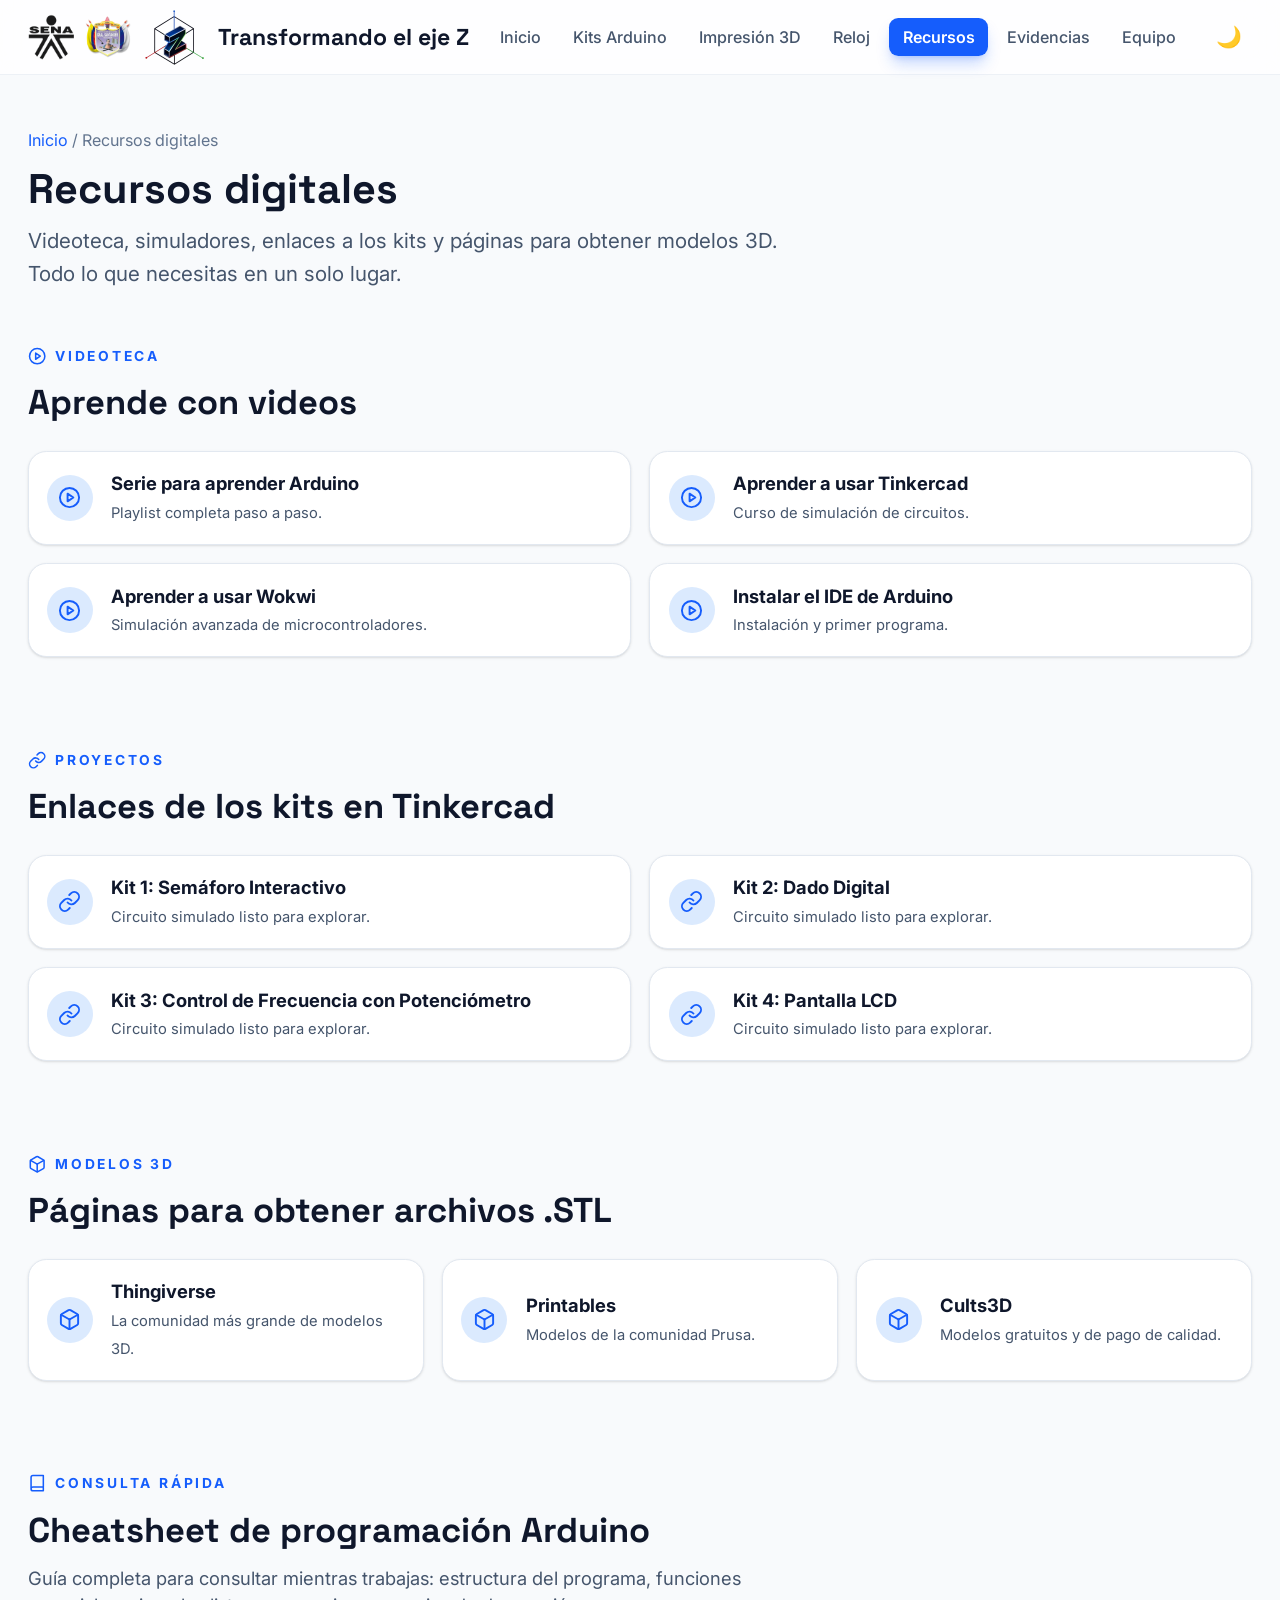
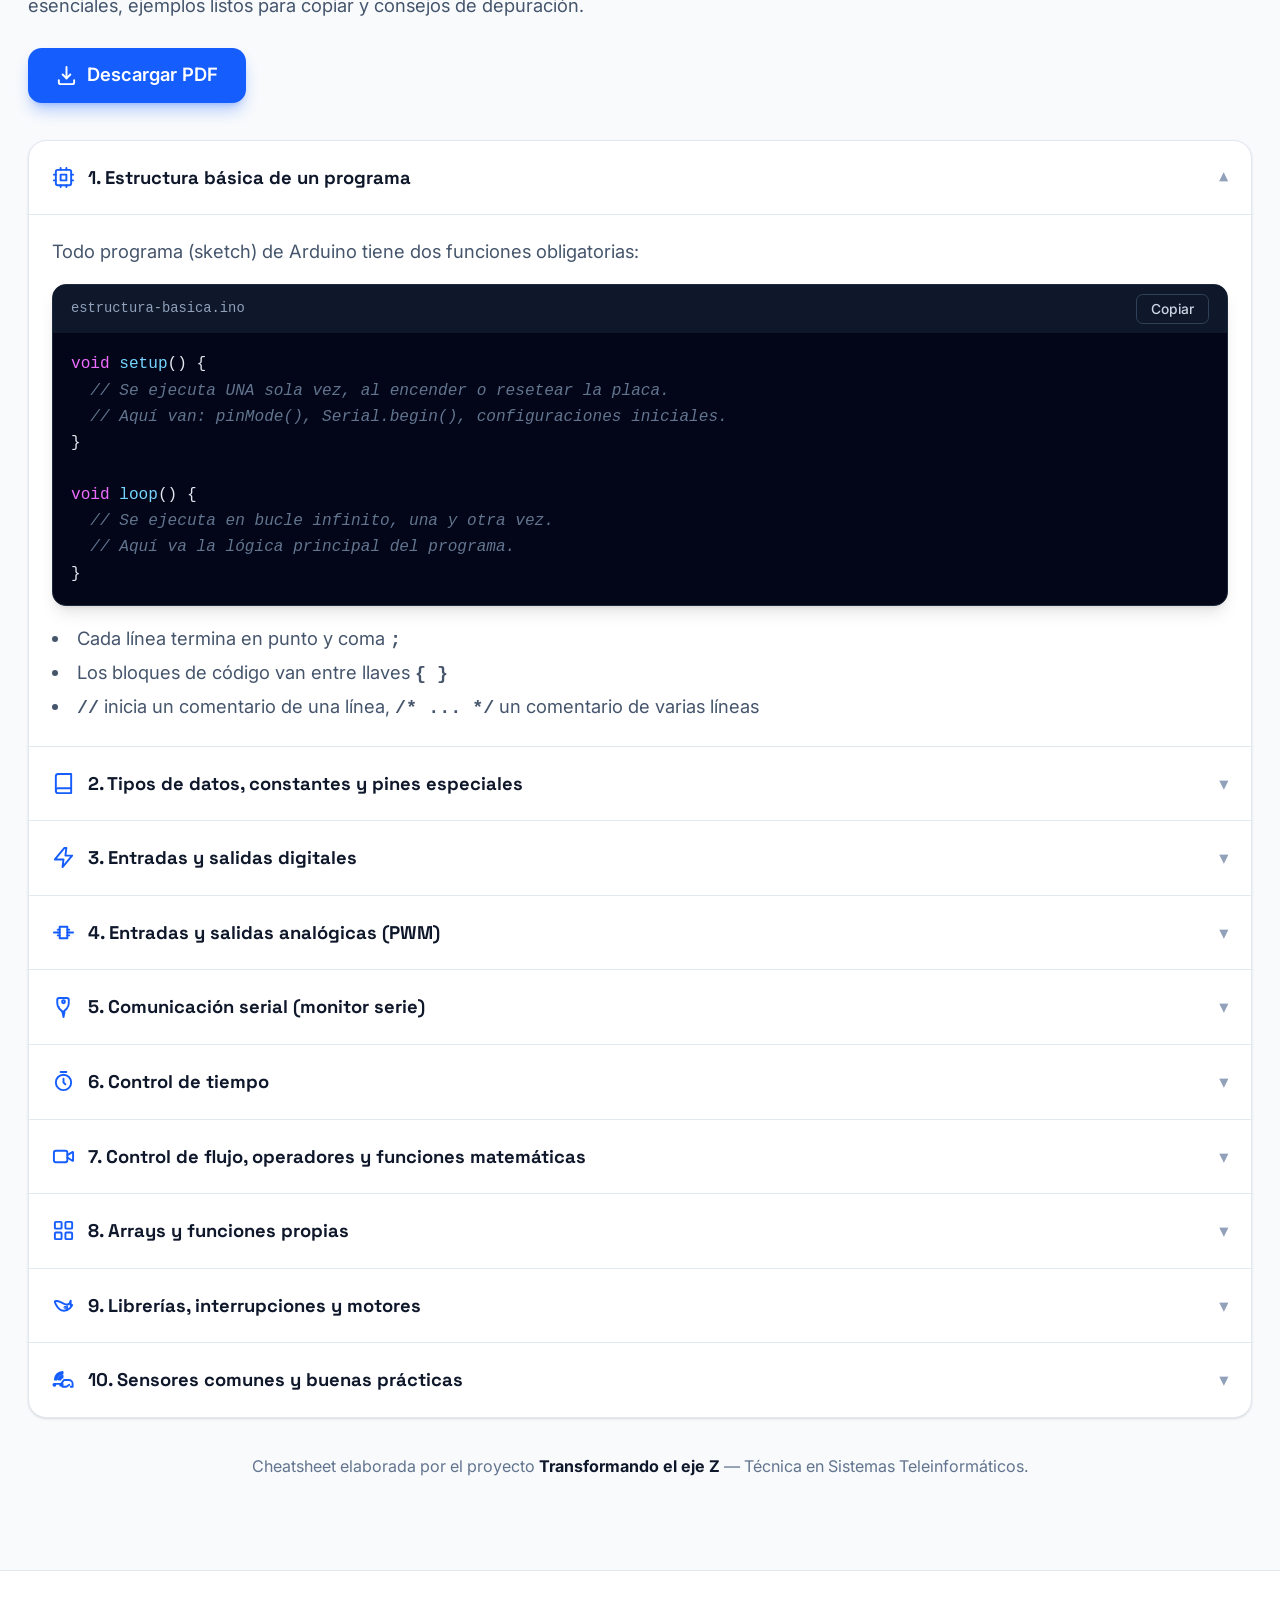
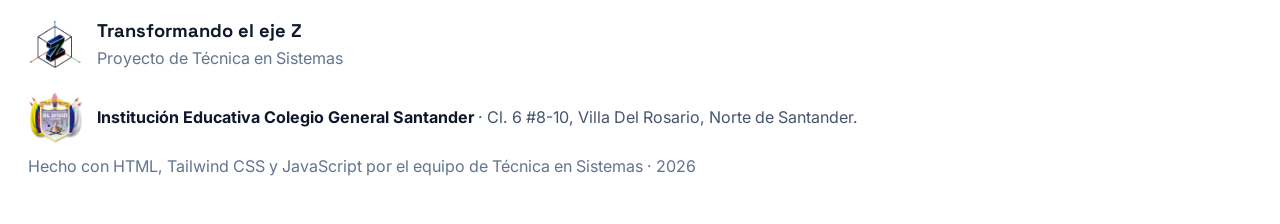
<file: recursos.html>
<!DOCTYPE html>
<html lang="es" class="scroll-smooth">
<head>
  <meta charset="UTF-8">
  <meta name="viewport" content="width=device-width, initial-scale=1.0">
  <title>Transformando el eje Z — Recursos digitales</title>
  <meta name="description" content="Recursos digitales del proyecto: videoteca de Arduino, simuladores Tinkercad y Wokwi, enlaces a los kits y páginas de modelos 3D.">
  <link rel="icon" type="image/png" href="./assets/logo.png">
  <link rel="preconnect" href="https://fonts.googleapis.com">
  <link rel="preconnect" href="https://fonts.gstatic.com" crossorigin>
  <link href="https://fonts.googleapis.com/css2?family=Inter:wght@400;500;600;700&family=Space+Grotesk:wght@500;600;700&display=swap" rel="stylesheet">
  <script>
    try { if (localStorage.getItem("theme") === "dark") document.documentElement.classList.add("dark"); } catch (e) {}
  </script>
  <script type="module" crossorigin src="./assets/main-V_hvr2Cv.js"></script>
  <link rel="stylesheet" crossorigin href="./assets/main-D3dzY4R9.css">
</head>
<body class="min-h-screen">

  <!-- ═══ NAVBAR ═══ -->
  <nav class="fixed inset-x-0 top-0 z-50 border-b border-slate-200/60 bg-white/80 backdrop-blur-xl dark:border-slate-800/60 dark:bg-slate-950/80">
    <div class="mx-auto flex h-16 max-w-6xl items-center justify-between px-4 sm:px-6">
      <a class="flex items-center gap-2.5" href="./index.html">
        <img src="./assets/logo-sena.webp" alt="Logo SENA" class="hidden h-10 w-10 rounded-md object-contain sm:inline dark:hidden">
        <img src="./assets/logo-sena-claro.webp" alt="Logo SENA" class="hidden h-10 w-10 rounded-md object-contain dark:inline">
        <img src="./assets/logo-institucion.webp" alt="Logo I.E. Colegio General Santander" class="hidden h-10 w-10 rounded-md object-contain sm:inline">
        <img src="./assets/logo-simple.webp" alt="Logo Transformando el eje Z" class="h-14 w-14 rounded-lg object-contain">
        <span class="font-display text-xl font-bold text-slate-900 dark:text-white">Transformando el eje Z</span>
      </a>
      <ul class="hidden items-center gap-1 md:flex">
        <li><a href="./index.html" class="rounded-lg px-3 py-2 text-sm font-medium text-slate-600 transition hover:bg-blue-50 hover:text-blue-600 dark:text-slate-300 dark:hover:bg-blue-500/10 dark:hover:text-blue-400">Inicio</a></li>
        <li><a href="./arduino.html" class="rounded-lg px-3 py-2 text-sm font-medium text-slate-600 transition hover:bg-blue-50 hover:text-blue-600 dark:text-slate-300 dark:hover:bg-blue-500/10 dark:hover:text-blue-400">Kits Arduino</a></li>
        <li><a href="./impresion3d.html" class="rounded-lg px-3 py-2 text-sm font-medium text-slate-600 transition hover:bg-blue-50 hover:text-blue-600 dark:text-slate-300 dark:hover:bg-blue-500/10 dark:hover:text-blue-400">Impresión 3D</a></li>
        <li><a href="./reloj.html" class="rounded-lg px-3 py-2 text-sm font-medium text-slate-600 transition hover:bg-blue-50 hover:text-blue-600 dark:text-slate-300 dark:hover:bg-blue-500/10 dark:hover:text-blue-400">Reloj</a></li>
        <li><a href="./recursos.html" class="rounded-lg bg-blue-600 px-3 py-2 text-sm font-semibold text-white shadow-lg shadow-blue-600/25">Recursos</a></li>
        <li><a href="./evidencias.html" class="rounded-lg px-3 py-2 text-sm font-medium text-slate-600 transition hover:bg-blue-50 hover:text-blue-600 dark:text-slate-300 dark:hover:bg-blue-500/10 dark:hover:text-blue-400">Evidencias</a></li>
        <li><a href="./equipo.html" class="rounded-lg px-3 py-2 text-sm font-medium text-slate-600 transition hover:bg-blue-50 hover:text-blue-600 dark:text-slate-300 dark:hover:bg-blue-500/10 dark:hover:text-blue-400">Equipo</a></li>
      </ul>
      <div class="flex items-center gap-2">
        <button data-theme-toggle onclick="toggleTheme()" title="Cambiar tema" aria-label="Cambiar tema"
          class="flex h-10 w-10 items-center justify-center rounded-lg text-lg transition hover:bg-slate-100 dark:hover:bg-slate-800">🌙</button>
        <button onclick="toggleMenu()" aria-label="Abrir menú"
          class="flex h-10 w-10 items-center justify-center rounded-lg text-xl transition hover:bg-slate-100 md:hidden dark:hover:bg-slate-800">☰</button>
      </div>
    </div>
    <ul id="navLinks" class="mobile-menu md:hidden">
      <li><a href="./index.html" class="block rounded-lg px-4 py-2.5 text-sm font-medium text-slate-600 hover:bg-blue-50 dark:text-slate-300 dark:hover:bg-blue-500/10">Inicio</a></li>
      <li><a href="./arduino.html" class="block rounded-lg px-4 py-2.5 text-sm font-medium text-slate-600 hover:bg-blue-50 dark:text-slate-300 dark:hover:bg-blue-500/10">Kits Arduino</a></li>
      <li><a href="./impresion3d.html" class="block rounded-lg px-4 py-2.5 text-sm font-medium text-slate-600 hover:bg-blue-50 dark:text-slate-300 dark:hover:bg-blue-500/10">Impresión 3D</a></li>
      <li><a href="./reloj.html" class="block rounded-lg px-4 py-2.5 text-sm font-medium text-slate-600 hover:bg-blue-50 dark:text-slate-300 dark:hover:bg-blue-500/10">Reloj</a></li>
      <li><a href="./recursos.html" class="block rounded-lg bg-blue-600 px-4 py-2.5 text-sm font-semibold text-white">Recursos</a></li>
      <li><a href="./evidencias.html" class="block rounded-lg px-4 py-2.5 text-sm font-medium text-slate-600 hover:bg-blue-50 dark:text-slate-300 dark:hover:bg-blue-500/10">Evidencias</a></li>
      <li><a href="./equipo.html" class="block rounded-lg px-4 py-2.5 text-sm font-medium text-slate-600 hover:bg-blue-50 dark:text-slate-300 dark:hover:bg-blue-500/10">Equipo</a></li>
    </ul>
  </nav>

  <!-- ═══ CABECERA ═══ -->
  <div class="mx-auto max-w-6xl px-4 pt-28 sm:px-6">
    <p class="text-sm text-slate-500 dark:text-slate-400"><a class="text-blue-600 hover:underline dark:text-blue-400" href="./index.html">Inicio</a> <span>/ Recursos digitales</span></p>
    <header class="mt-3">
      <h1 class="font-display text-3xl font-bold text-slate-900 sm:text-4xl dark:text-white">Recursos digitales</h1>
      <p class="mt-3 max-w-2xl text-lg text-slate-600 dark:text-slate-400">Videoteca, simuladores, enlaces a los kits y páginas para obtener modelos 3D. Todo lo que necesitas en un solo lugar.</p>
    </header>
  </div>

  <!-- ═══ VIDEOTECA ═══ -->
  <section class="pt-12">
    <div class="mx-auto max-w-6xl px-4 sm:px-6">
      <div class="reveal">
        <span class="inline-flex items-center gap-2 text-xs font-bold uppercase tracking-[0.2em] text-blue-600 dark:text-blue-400">
          <svg class="h-4 w-4" viewBox="0 0 24 24" fill="none" stroke="currentColor" stroke-width="2" stroke-linecap="round" stroke-linejoin="round" aria-hidden="true"><circle cx="12" cy="12" r="10"/><path d="m10 8 6 4-6 4V8z"/></svg>
          Videoteca
        </span>
        <h2 class="mt-2 font-display text-2xl font-bold text-slate-900 sm:text-3xl dark:text-white">Aprende con videos</h2>
      </div>
      <div class="mt-6 grid gap-4 sm:grid-cols-2">
        <a class="reveal group flex items-center gap-4 rounded-2xl border border-slate-200 bg-white p-4 shadow-sm transition-all hover:-translate-y-0.5 hover:border-blue-300 hover:shadow-lg dark:border-slate-800 dark:bg-slate-900 dark:hover:border-blue-500/40" href="https://youtube.com/playlist?list=PLyLh25DppBIe40j3VBAslnVfs4Pz-B3ZB&si=hZWh8g7o3_2-iOMP" target="_blank" rel="noopener">
          <span class="flex h-10 w-10 shrink-0 items-center justify-center rounded-full bg-blue-100 text-blue-600 transition-transform group-hover:scale-110 dark:bg-blue-500/10 dark:text-blue-400">
            <svg class="h-5 w-5" viewBox="0 0 24 24" fill="none" stroke="currentColor" stroke-width="2" stroke-linecap="round" stroke-linejoin="round" aria-hidden="true"><circle cx="12" cy="12" r="10"/><path d="m10 8 6 4-6 4V8z"/></svg>
          </span>
          <div><b class="block text-slate-900 dark:text-white">Serie para aprender Arduino</b><small class="text-slate-600 dark:text-slate-400">Playlist completa paso a paso.</small></div>
        </a>
        <a class="reveal group flex items-center gap-4 rounded-2xl border border-slate-200 bg-white p-4 shadow-sm transition-all hover:-translate-y-0.5 hover:border-blue-300 hover:shadow-lg dark:border-slate-800 dark:bg-slate-900 dark:hover:border-blue-500/40" href="https://youtube.com/playlist?list=PLX1o8IHd4nZO1nhYvXF55_A1DR-qYQ7RI&si=1G0KrEN9vYF6qY3G" target="_blank" rel="noopener">
          <span class="flex h-10 w-10 shrink-0 items-center justify-center rounded-full bg-blue-100 text-blue-600 transition-transform group-hover:scale-110 dark:bg-blue-500/10 dark:text-blue-400">
            <svg class="h-5 w-5" viewBox="0 0 24 24" fill="none" stroke="currentColor" stroke-width="2" stroke-linecap="round" stroke-linejoin="round" aria-hidden="true"><circle cx="12" cy="12" r="10"/><path d="m10 8 6 4-6 4V8z"/></svg>
          </span>
          <div><b class="block text-slate-900 dark:text-white">Aprender a usar Tinkercad</b><small class="text-slate-600 dark:text-slate-400">Curso de simulación de circuitos.</small></div>
        </a>
        <a class="reveal group flex items-center gap-4 rounded-2xl border border-slate-200 bg-white p-4 shadow-sm transition-all hover:-translate-y-0.5 hover:border-blue-300 hover:shadow-lg dark:border-slate-800 dark:bg-slate-900 dark:hover:border-blue-500/40" href="https://youtu.be/SGk0kPFPKRI?si=PL9ohK7nNy4zr9o6" target="_blank" rel="noopener">
          <span class="flex h-10 w-10 shrink-0 items-center justify-center rounded-full bg-blue-100 text-blue-600 transition-transform group-hover:scale-110 dark:bg-blue-500/10 dark:text-blue-400">
            <svg class="h-5 w-5" viewBox="0 0 24 24" fill="none" stroke="currentColor" stroke-width="2" stroke-linecap="round" stroke-linejoin="round" aria-hidden="true"><circle cx="12" cy="12" r="10"/><path d="m10 8 6 4-6 4V8z"/></svg>
          </span>
          <div><b class="block text-slate-900 dark:text-white">Aprender a usar Wokwi</b><small class="text-slate-600 dark:text-slate-400">Simulación avanzada de microcontroladores.</small></div>
        </a>
        <a class="reveal group flex items-center gap-4 rounded-2xl border border-slate-200 bg-white p-4 shadow-sm transition-all hover:-translate-y-0.5 hover:border-blue-300 hover:shadow-lg dark:border-slate-800 dark:bg-slate-900 dark:hover:border-blue-500/40" href="https://youtu.be/kbHthBL8LW8?si=nWywRs1lMz1Anc72" target="_blank" rel="noopener">
          <span class="flex h-10 w-10 shrink-0 items-center justify-center rounded-full bg-blue-100 text-blue-600 transition-transform group-hover:scale-110 dark:bg-blue-500/10 dark:text-blue-400">
            <svg class="h-5 w-5" viewBox="0 0 24 24" fill="none" stroke="currentColor" stroke-width="2" stroke-linecap="round" stroke-linejoin="round" aria-hidden="true"><circle cx="12" cy="12" r="10"/><path d="m10 8 6 4-6 4V8z"/></svg>
          </span>
          <div><b class="block text-slate-900 dark:text-white">Instalar el IDE de Arduino</b><small class="text-slate-600 dark:text-slate-400">Instalación y primer programa.</small></div>
        </a>
      </div>
    </div>
  </section>

  <!-- ═══ PROYECTOS ═══ -->
  <section class="pt-20">
    <div class="mx-auto max-w-6xl px-4 sm:px-6">
      <div class="reveal">
        <span class="inline-flex items-center gap-2 text-xs font-bold uppercase tracking-[0.2em] text-blue-600 dark:text-blue-400">
          <svg class="h-4 w-4" viewBox="0 0 24 24" fill="none" stroke="currentColor" stroke-width="2" stroke-linecap="round" stroke-linejoin="round" aria-hidden="true"><path d="M10 13a5 5 0 0 0 7.54.54l3-3a5 5 0 0 0-7.07-7.07l-1.72 1.71"/><path d="M14 11a5 5 0 0 0-7.54-.54l-3 3a5 5 0 0 0 7.07 7.07l1.71-1.71"/></svg>
          Proyectos
        </span>
        <h2 class="mt-2 font-display text-2xl font-bold text-slate-900 sm:text-3xl dark:text-white">Enlaces de los kits en Tinkercad</h2>
      </div>
      <div class="mt-6 grid gap-4 sm:grid-cols-2">
        <a class="reveal group flex items-center gap-4 rounded-2xl border border-slate-200 bg-white p-4 shadow-sm transition-all hover:-translate-y-0.5 hover:border-blue-300 hover:shadow-lg dark:border-slate-800 dark:bg-slate-900 dark:hover:border-blue-500/40" href="https://www.tinkercad.com/things/1dglp1MkwQg-semaforo?sharecode=ttb8CI6nfaWBFOfJC-Y4jClSM-145SnFa5TrDh32Iog" target="_blank" rel="noopener">
          <span class="flex h-10 w-10 shrink-0 items-center justify-center rounded-full bg-blue-100 text-blue-600 transition-transform group-hover:scale-110 dark:bg-blue-500/10 dark:text-blue-400">
            <svg class="h-5 w-5" viewBox="0 0 24 24" fill="none" stroke="currentColor" stroke-width="2" stroke-linecap="round" stroke-linejoin="round" aria-hidden="true"><path d="M10 13a5 5 0 0 0 7.54.54l3-3a5 5 0 0 0-7.07-7.07l-1.72 1.71"/><path d="M14 11a5 5 0 0 0-7.54-.54l-3 3a5 5 0 0 0 7.07 7.07l1.71-1.71"/></svg>
          </span>
          <div><b class="block text-slate-900 dark:text-white">Kit 1: Semáforo Interactivo</b><small class="text-slate-600 dark:text-slate-400">Circuito simulado listo para explorar.</small></div>
        </a>
        <a class="reveal group flex items-center gap-4 rounded-2xl border border-slate-200 bg-white p-4 shadow-sm transition-all hover:-translate-y-0.5 hover:border-blue-300 hover:shadow-lg dark:border-slate-800 dark:bg-slate-900 dark:hover:border-blue-500/40" href="https://www.tinkercad.com/things/2IeUbt00uTl-dado?sharecode=kphb9tyB5XSOfym8whHsYXTp5mAzYsh-aduI_AssWHI" target="_blank" rel="noopener">
          <span class="flex h-10 w-10 shrink-0 items-center justify-center rounded-full bg-blue-100 text-blue-600 transition-transform group-hover:scale-110 dark:bg-blue-500/10 dark:text-blue-400">
            <svg class="h-5 w-5" viewBox="0 0 24 24" fill="none" stroke="currentColor" stroke-width="2" stroke-linecap="round" stroke-linejoin="round" aria-hidden="true"><path d="M10 13a5 5 0 0 0 7.54.54l3-3a5 5 0 0 0-7.07-7.07l-1.72 1.71"/><path d="M14 11a5 5 0 0 0-7.54-.54l-3 3a5 5 0 0 0 7.07 7.07l1.71-1.71"/></svg>
          </span>
          <div><b class="block text-slate-900 dark:text-white">Kit 2: Dado Digital</b><small class="text-slate-600 dark:text-slate-400">Circuito simulado listo para explorar.</small></div>
        </a>
        <a class="reveal group flex items-center gap-4 rounded-2xl border border-slate-200 bg-white p-4 shadow-sm transition-all hover:-translate-y-0.5 hover:border-blue-300 hover:shadow-lg dark:border-slate-800 dark:bg-slate-900 dark:hover:border-blue-500/40" href="https://www.tinkercad.com/things/jwUdTTbIoft-kit-potenciometro" target="_blank" rel="noopener">
          <span class="flex h-10 w-10 shrink-0 items-center justify-center rounded-full bg-blue-100 text-blue-600 transition-transform group-hover:scale-110 dark:bg-blue-500/10 dark:text-blue-400">
            <svg class="h-5 w-5" viewBox="0 0 24 24" fill="none" stroke="currentColor" stroke-width="2" stroke-linecap="round" stroke-linejoin="round" aria-hidden="true"><path d="M10 13a5 5 0 0 0 7.54.54l3-3a5 5 0 0 0-7.07-7.07l-1.72 1.71"/><path d="M14 11a5 5 0 0 0-7.54-.54l-3 3a5 5 0 0 0 7.07 7.07l1.71-1.71"/></svg>
          </span>
          <div><b class="block text-slate-900 dark:text-white">Kit 3: Control de Frecuencia con Potenciómetro</b><small class="text-slate-600 dark:text-slate-400">Circuito simulado listo para explorar.</small></div>
        </a>
        <a class="reveal group flex items-center gap-4 rounded-2xl border border-slate-200 bg-white p-4 shadow-sm transition-all hover:-translate-y-0.5 hover:border-blue-300 hover:shadow-lg dark:border-slate-800 dark:bg-slate-900 dark:hover:border-blue-500/40" href="https://www.tinkercad.com/things/jUCn2WuTvFW-kit-pantalla" target="_blank" rel="noopener">
          <span class="flex h-10 w-10 shrink-0 items-center justify-center rounded-full bg-blue-100 text-blue-600 transition-transform group-hover:scale-110 dark:bg-blue-500/10 dark:text-blue-400">
            <svg class="h-5 w-5" viewBox="0 0 24 24" fill="none" stroke="currentColor" stroke-width="2" stroke-linecap="round" stroke-linejoin="round" aria-hidden="true"><path d="M10 13a5 5 0 0 0 7.54.54l3-3a5 5 0 0 0-7.07-7.07l-1.72 1.71"/><path d="M14 11a5 5 0 0 0-7.54-.54l-3 3a5 5 0 0 0 7.07 7.07l1.71-1.71"/></svg>
          </span>
          <div><b class="block text-slate-900 dark:text-white">Kit 4: Pantalla LCD</b><small class="text-slate-600 dark:text-slate-400">Circuito simulado listo para explorar.</small></div>
        </a>
      </div>
    </div>
  </section>

  <!-- ═══ MODELOS 3D ═══ -->
  <section class="pt-20">
    <div class="mx-auto max-w-6xl px-4 sm:px-6">
      <div class="reveal">
        <span class="inline-flex items-center gap-2 text-xs font-bold uppercase tracking-[0.2em] text-blue-600 dark:text-blue-400">
          <svg class="h-4 w-4" viewBox="0 0 24 24" fill="none" stroke="currentColor" stroke-width="2" stroke-linecap="round" stroke-linejoin="round" aria-hidden="true"><path d="M21 16V8a2 2 0 0 0-1-1.73l-7-4a2 2 0 0 0-2 0l-7 4A2 2 0 0 0 3 8v8a2 2 0 0 0 1 1.73l7 4a2 2 0 0 0 2 0l7-4A2 2 0 0 0 21 16z"/><path d="m3.3 7 8.7 5 8.7-5"/><path d="M12 22V12"/></svg>
          Modelos 3D
        </span>
        <h2 class="mt-2 font-display text-2xl font-bold text-slate-900 sm:text-3xl dark:text-white">Páginas para obtener archivos .STL</h2>
      </div>
      <div class="mt-6 grid gap-4 sm:grid-cols-2 lg:grid-cols-3">
        <a class="reveal group flex items-center gap-4 rounded-2xl border border-slate-200 bg-white p-4 shadow-sm transition-all hover:-translate-y-0.5 hover:border-blue-300 hover:shadow-lg dark:border-slate-800 dark:bg-slate-900 dark:hover:border-blue-500/40" href="https://www.thingiverse.com/" target="_blank" rel="noopener">
          <span class="flex h-10 w-10 shrink-0 items-center justify-center rounded-full bg-blue-100 text-blue-600 transition-transform group-hover:scale-110 dark:bg-blue-500/10 dark:text-blue-400">
            <svg class="h-5 w-5" viewBox="0 0 24 24" fill="none" stroke="currentColor" stroke-width="2" stroke-linecap="round" stroke-linejoin="round" aria-hidden="true"><path d="M21 16V8a2 2 0 0 0-1-1.73l-7-4a2 2 0 0 0-2 0l-7 4A2 2 0 0 0 3 8v8a2 2 0 0 0 1 1.73l7 4a2 2 0 0 0 2 0l7-4A2 2 0 0 0 21 16z"/><path d="m3.3 7 8.7 5 8.7-5"/><path d="M12 22V12"/></svg>
          </span>
          <div><b class="block text-slate-900 dark:text-white">Thingiverse</b><small class="text-slate-600 dark:text-slate-400">La comunidad más grande de modelos 3D.</small></div>
        </a>
        <a class="reveal group flex items-center gap-4 rounded-2xl border border-slate-200 bg-white p-4 shadow-sm transition-all hover:-translate-y-0.5 hover:border-blue-300 hover:shadow-lg dark:border-slate-800 dark:bg-slate-900 dark:hover:border-blue-500/40" href="https://www.printables.com/" target="_blank" rel="noopener">
          <span class="flex h-10 w-10 shrink-0 items-center justify-center rounded-full bg-blue-100 text-blue-600 transition-transform group-hover:scale-110 dark:bg-blue-500/10 dark:text-blue-400">
            <svg class="h-5 w-5" viewBox="0 0 24 24" fill="none" stroke="currentColor" stroke-width="2" stroke-linecap="round" stroke-linejoin="round" aria-hidden="true"><path d="M21 16V8a2 2 0 0 0-1-1.73l-7-4a2 2 0 0 0-2 0l-7 4A2 2 0 0 0 3 8v8a2 2 0 0 0 1 1.73l7 4a2 2 0 0 0 2 0l7-4A2 2 0 0 0 21 16z"/><path d="m3.3 7 8.7 5 8.7-5"/><path d="M12 22V12"/></svg>
          </span>
          <div><b class="block text-slate-900 dark:text-white">Printables</b><small class="text-slate-600 dark:text-slate-400">Modelos de la comunidad Prusa.</small></div>
        </a>
        <a class="reveal group flex items-center gap-4 rounded-2xl border border-slate-200 bg-white p-4 shadow-sm transition-all hover:-translate-y-0.5 hover:border-blue-300 hover:shadow-lg dark:border-slate-800 dark:bg-slate-900 dark:hover:border-blue-500/40" href="https://cults3d.com/" target="_blank" rel="noopener">
          <span class="flex h-10 w-10 shrink-0 items-center justify-center rounded-full bg-blue-100 text-blue-600 transition-transform group-hover:scale-110 dark:bg-blue-500/10 dark:text-blue-400">
            <svg class="h-5 w-5" viewBox="0 0 24 24" fill="none" stroke="currentColor" stroke-width="2" stroke-linecap="round" stroke-linejoin="round" aria-hidden="true"><path d="M21 16V8a2 2 0 0 0-1-1.73l-7-4a2 2 0 0 0-2 0l-7 4A2 2 0 0 0 3 8v8a2 2 0 0 0 1 1.73l7 4a2 2 0 0 0 2 0l7-4A2 2 0 0 0 21 16z"/><path d="m3.3 7 8.7 5 8.7-5"/><path d="M12 22V12"/></svg>
          </span>
          <div><b class="block text-slate-900 dark:text-white">Cults3D</b><small class="text-slate-600 dark:text-slate-400">Modelos gratuitos y de pago de calidad.</small></div>
        </a>
      </div>
    </div>
  </section>

  <!-- ═══ CHEATSHEET ═══ -->
  <section class="py-20">
    <div class="mx-auto max-w-6xl px-4 sm:px-6">
      <div class="reveal">
        <span class="inline-flex items-center gap-2 text-xs font-bold uppercase tracking-[0.2em] text-blue-600 dark:text-blue-400">
          <svg class="h-4 w-4" viewBox="0 0 24 24" fill="none" stroke="currentColor" stroke-width="2" stroke-linecap="round" stroke-linejoin="round" aria-hidden="true"><path d="M4 19.5v-15A2.5 2.5 0 0 1 6.5 2H20v20H6.5a2.5 2.5 0 0 1 0-5H20"/></svg>
          Consulta rápida
        </span>
        <h2 class="mt-2 font-display text-2xl font-bold text-slate-900 sm:text-3xl dark:text-white">Cheatsheet de programación Arduino</h2>
        <p class="mt-3 max-w-2xl text-slate-600 dark:text-slate-400">Guía completa para consultar mientras trabajas: estructura del programa, funciones esenciales, ejemplos listos para copiar y consejos de depuración.</p>
        <a class="mt-6 inline-flex items-center gap-2 rounded-xl bg-blue-600 px-6 py-3 font-semibold text-white shadow-lg shadow-blue-600/30 transition hover:-translate-y-0.5 hover:bg-blue-500 hover:shadow-xl hover:shadow-blue-600/40" href="./assets/cheatsheet.pdf" download="cheatsheet-arduino.pdf">
          <svg class="h-5 w-5" viewBox="0 0 24 24" fill="none" stroke="currentColor" stroke-width="2" stroke-linecap="round" stroke-linejoin="round" aria-hidden="true"><path d="M12 3v12"/><path d="m8 11 4 4 4-4"/><path d="M4 17v2a2 2 0 0 0 2 2h12a2 2 0 0 0 2-2v-2"/></svg>
          Descargar PDF
        </a>
      </div>

      <div class="reveal mt-8 rounded-2xl border border-slate-200 bg-white shadow-sm dark:border-slate-800 dark:bg-slate-900">
        <details class="acc border-b border-slate-200 dark:border-slate-800" open>
          <summary class="flex cursor-pointer items-center gap-3 p-5 font-display font-bold text-slate-900 dark:text-white">
            <svg class="h-5 w-5 shrink-0 text-blue-600 dark:text-blue-400" viewBox="0 0 24 24" fill="none" stroke="currentColor" stroke-width="2" stroke-linecap="round" stroke-linejoin="round" aria-hidden="true"><rect x="4" y="4" width="16" height="16" rx="2"/><rect x="9" y="9" width="6" height="6"/><path d="M15 2v2M15 20v2M2 15h2M2 9h2M20 15h2M20 9h2M9 2v2M9 20v2"/></svg>
            1. Estructura básica de un programa
            <span class="chev ml-auto text-slate-400">▾</span>
          </summary>
          <div class="border-t border-slate-200 p-5 dark:border-slate-800">
            <p class="text-slate-600 dark:text-slate-400">Todo programa (sketch) de Arduino tiene dos funciones obligatorias:</p>
            <div data-code class="mt-4 overflow-hidden rounded-xl border border-slate-800 bg-slate-950 shadow-lg">
              <div class="flex items-center justify-between bg-slate-900 px-4 py-2">
                <span class="font-mono text-xs text-slate-400">estructura-basica.ino</span>
                <button class="rounded-md border border-slate-700 px-3 py-1 text-xs font-medium text-slate-300 transition hover:border-blue-500 hover:text-blue-400" onclick="copiar(this)">Copiar</button>
              </div>
              <pre><code><span class="kw">void</span> <span class="fn">setup</span>() {
  <span class="c">// Se ejecuta UNA sola vez, al encender o resetear la placa.</span>
  <span class="c">// Aquí van: pinMode(), Serial.begin(), configuraciones iniciales.</span>
}

<span class="kw">void</span> <span class="fn">loop</span>() {
  <span class="c">// Se ejecuta en bucle infinito, una y otra vez.</span>
  <span class="c">// Aquí va la lógica principal del programa.</span>
}</code></pre>
            </div>
            <ul class="mt-4 list-inside list-disc space-y-1 text-slate-600 dark:text-slate-400">
              <li>Cada línea termina en punto y coma <b class="font-mono">;</b></li>
              <li>Los bloques de código van entre llaves <b class="font-mono">{ }</b></li>
              <li><b class="font-mono">//</b> inicia un comentario de una línea, <b class="font-mono">/* ... */</b> un comentario de varias líneas</li>
            </ul>
          </div>
        </details>

        <details class="acc border-b border-slate-200 dark:border-slate-800">
          <summary class="flex cursor-pointer items-center gap-3 p-5 font-display font-bold text-slate-900 dark:text-white">
            <svg class="h-5 w-5 shrink-0 text-blue-600 dark:text-blue-400" viewBox="0 0 24 24" fill="none" stroke="currentColor" stroke-width="2" stroke-linecap="round" stroke-linejoin="round" aria-hidden="true"><path d="M4 19.5v-15A2.5 2.5 0 0 1 6.5 2H20v20H6.5a2.5 2.5 0 0 1 0-5H20"/></svg>
            2. Tipos de datos, constantes y pines especiales
            <span class="chev ml-auto text-slate-400">▾</span>
          </summary>
          <div class="border-t border-slate-200 p-5 dark:border-slate-800">
            <h4 class="font-display font-bold text-slate-900 dark:text-white">Tipos de datos comunes</h4>
            <div class="mt-4 overflow-x-auto rounded-2xl border border-slate-200 bg-white shadow-sm dark:border-slate-800 dark:bg-slate-900">
              <table class="data w-full text-left text-sm">
                <thead>
                  <tr class="bg-slate-100 text-xs uppercase tracking-wide text-slate-500 dark:bg-slate-800/60 dark:text-slate-400">
                    <th class="px-4 py-3 font-semibold">Tipo</th>
                    <th class="px-4 py-3 font-semibold">Descripción</th>
                    <th class="px-4 py-3 font-semibold">Rango aproximado</th>
                    <th class="px-4 py-3 font-semibold">Ejemplo</th>
                  </tr>
                </thead>
                <tbody class="text-slate-700 dark:text-slate-300">
                  <tr><td class="px-4 py-3 font-mono font-medium">int</td><td class="px-4 py-3">Número entero</td><td class="px-4 py-3">-32,768 a 32,767</td><td class="px-4 py-3 font-mono">int velocidad = 100;</td></tr>
                  <tr><td class="px-4 py-3 font-mono font-medium">unsigned int</td><td class="px-4 py-3">Entero sin signo</td><td class="px-4 py-3">0 a 65,535</td><td class="px-4 py-3 font-mono">unsigned int pasos = 500;</td></tr>
                  <tr><td class="px-4 py-3 font-mono font-medium">long</td><td class="px-4 py-3">Entero grande</td><td class="px-4 py-3">-2,147,483,648 a 2,147,483,647</td><td class="px-4 py-3 font-mono">long tiempo = 100000;</td></tr>
                  <tr><td class="px-4 py-3 font-mono font-medium">unsigned long</td><td class="px-4 py-3">Entero grande sin signo</td><td class="px-4 py-3">0 a 4,294,967,295</td><td class="px-4 py-3 font-mono">unsigned long ahora;</td></tr>
                  <tr><td class="px-4 py-3 font-mono font-medium">float</td><td class="px-4 py-3">Decimal</td><td class="px-4 py-3">±3.4e±38 (6-7 dígitos)</td><td class="px-4 py-3 font-mono">float voltaje = 4.8;</td></tr>
                  <tr><td class="px-4 py-3 font-mono font-medium">double</td><td class="px-4 py-3">Decimal (igual a float en Uno)</td><td class="px-4 py-3">igual que float</td><td class="px-4 py-3 font-mono">double angulo;</td></tr>
                  <tr><td class="px-4 py-3 font-mono font-medium">bool / boolean</td><td class="px-4 py-3">Verdadero o falso</td><td class="px-4 py-3">true / false</td><td class="px-4 py-3 font-mono">bool encendido = true;</td></tr>
                  <tr><td class="px-4 py-3 font-mono font-medium">char</td><td class="px-4 py-3">Un carácter</td><td class="px-4 py-3">-128 a 127</td><td class="px-4 py-3 font-mono">char letra = 'A';</td></tr>
                  <tr><td class="px-4 py-3 font-mono font-medium">byte</td><td class="px-4 py-3">Entero pequeño sin signo</td><td class="px-4 py-3">0 a 255</td><td class="px-4 py-3 font-mono">byte pin = 9;</td></tr>
                  <tr><td class="px-4 py-3 font-mono font-medium">String</td><td class="px-4 py-3">Cadena de texto (objeto)</td><td class="px-4 py-3">—</td><td class="px-4 py-3 font-mono">String msg = "hola";</td></tr>
                </tbody>
              </table>
            </div>
            <p class="mt-4 border-l-4 border-blue-500 bg-blue-50 px-4 py-3 text-sm text-slate-700 dark:bg-blue-500/10 dark:text-slate-300"><b>Tip:</b> String (con mayúscula) es un objeto y consume más memoria. Para proyectos con RAM limitada, es mejor usar arrays de <b class="font-mono">char</b>.</p>
            <h4 class="mt-6 font-display font-bold text-slate-900 dark:text-white">Constantes y pines especiales</h4>
            <div data-code class="mt-4 overflow-hidden rounded-xl border border-slate-800 bg-slate-950 shadow-lg">
              <div class="flex items-center justify-between bg-slate-900 px-4 py-2">
                <span class="font-mono text-xs text-slate-400">constantes.ino</span>
                <button class="rounded-md border border-slate-700 px-3 py-1 text-xs font-medium text-slate-300 transition hover:border-blue-500 hover:text-blue-400" onclick="copiar(this)">Copiar</button>
              </div>
              <pre><code><span class="kw">HIGH</span>         <span class="c">// Nivel alto (5V o 3.3V)</span>
<span class="kw">LOW</span>          <span class="c">// Nivel bajo (0V)</span>
<span class="kw">INPUT</span>        <span class="c">// Pin configurado como entrada</span>
<span class="kw">OUTPUT</span>       <span class="c">// Pin configurado como salida</span>
<span class="kw">INPUT_PULLUP</span> <span class="c">// Entrada con resistencia interna a 5V activada</span>
<span class="kw">true</span> / <span class="kw">false</span>
<span class="kw">LED_BUILTIN</span>  <span class="c">// LED integrado en la placa (normalmente pin 13)</span></code></pre>
            </div>
          </div>
        </details>

        <details class="acc border-b border-slate-200 dark:border-slate-800">
          <summary class="flex cursor-pointer items-center gap-3 p-5 font-display font-bold text-slate-900 dark:text-white">
            <svg class="h-5 w-5 shrink-0 text-blue-600 dark:text-blue-400" viewBox="0 0 24 24" fill="none" stroke="currentColor" stroke-width="2" stroke-linecap="round" stroke-linejoin="round" aria-hidden="true"><path d="M13 2 3 14h9l-1 8 10-12h-7l1-8z"/></svg>
            3. Entradas y salidas digitales
            <span class="chev ml-auto text-slate-400">▾</span>
          </summary>
          <div class="border-t border-slate-200 p-5 dark:border-slate-800">
            <div data-code class="overflow-hidden rounded-xl border border-slate-800 bg-slate-950 shadow-lg">
              <div class="flex items-center justify-between bg-slate-900 px-4 py-2">
                <span class="font-mono text-xs text-slate-400">es-digital.ino</span>
                <button class="rounded-md border border-slate-700 px-3 py-1 text-xs font-medium text-slate-300 transition hover:border-blue-500 hover:text-blue-400" onclick="copiar(this)">Copiar</button>
              </div>
              <pre><code><span class="fn">pinMode</span>(pin, MODO);            <span class="c">// INPUT, OUTPUT o INPUT_PULLUP</span>
<span class="fn">digitalWrite</span>(pin, <span class="kw">HIGH</span>);       <span class="c">// Escribe HIGH o LOW en un pin de salida</span>
<span class="kw">int</span> valor = <span class="fn">digitalRead</span>(pin);  <span class="c">// Lee HIGH (1) o LOW (0) de un pin de entrada</span></code></pre>
            </div>
            <h4 class="mt-6 font-display font-bold text-slate-900 dark:text-white">Ejemplo — encender un LED</h4>
            <div data-code class="mt-4 overflow-hidden rounded-xl border border-slate-800 bg-slate-950 shadow-lg">
              <div class="flex items-center justify-between bg-slate-900 px-4 py-2">
                <span class="font-mono text-xs text-slate-400">led-parpadeante.ino</span>
                <button class="rounded-md border border-slate-700 px-3 py-1 text-xs font-medium text-slate-300 transition hover:border-blue-500 hover:text-blue-400" onclick="copiar(this)">Copiar</button>
              </div>
              <pre><code><span class="kw">void</span> <span class="fn">setup</span>() {
  <span class="fn">pinMode</span>(<span class="num">8</span>, <span class="kw">OUTPUT</span>);
}

<span class="kw">void</span> <span class="fn">loop</span>() {
  <span class="fn">digitalWrite</span>(<span class="num">8</span>, <span class="kw">HIGH</span>);
  <span class="fn">delay</span>(<span class="num">1000</span>);
  <span class="fn">digitalWrite</span>(<span class="num">8</span>, <span class="kw">LOW</span>);
  <span class="fn">delay</span>(<span class="num">1000</span>);
}</code></pre>
            </div>
          </div>
        </details>

        <details class="acc border-b border-slate-200 dark:border-slate-800">
          <summary class="flex cursor-pointer items-center gap-3 p-5 font-display font-bold text-slate-900 dark:text-white">
            <svg class="h-5 w-5 shrink-0 text-blue-600 dark:text-blue-400" viewBox="0 0 24 24" fill="none" stroke="currentColor" stroke-width="2" stroke-linecap="round" stroke-linejoin="round" aria-hidden="true"><path d="M2 12h4"/><path d="M18 12h4"/><path d="M8 6h8v12H8z"/><path d="M8 9h-2M8 12h-2M8 15h-2M16 9h2M16 12h2M16 15h2"/></svg>
            4. Entradas y salidas analógicas (PWM)
            <span class="chev ml-auto text-slate-400">▾</span>
          </summary>
          <div class="border-t border-slate-200 p-5 dark:border-slate-800">
            <div data-code class="overflow-hidden rounded-xl border border-slate-800 bg-slate-950 shadow-lg">
              <div class="flex items-center justify-between bg-slate-900 px-4 py-2">
                <span class="font-mono text-xs text-slate-400">es-analogica.ino</span>
                <button class="rounded-md border border-slate-700 px-3 py-1 text-xs font-medium text-slate-300 transition hover:border-blue-500 hover:text-blue-400" onclick="copiar(this)">Copiar</button>
              </div>
              <pre><code><span class="kw">int</span> valor = <span class="fn">analogRead</span>(pin);  <span class="c">// Lee un valor entre 0 y 1023 (pines A0-A5)</span>
<span class="fn">analogWrite</span>(pin, valor);      <span class="c">// Escribe PWM entre 0 y 255 (pines con ~)</span></code></pre>
            </div>
            <p class="mt-4 text-slate-600 dark:text-slate-400"><span class="fn font-mono">analogRead()</span> convierte un voltaje (0-5V) en un número (0-1023): útil para potenciómetros y sensores. <span class="fn font-mono">analogWrite()</span> no da un voltaje real, simula uno mediante PWM: útil para controlar brillo o velocidad de motores.</p>
            <h4 class="mt-6 font-display font-bold text-slate-900 dark:text-white">Ejemplo — controlar velocidad con potenciómetro</h4>
            <div data-code class="mt-4 overflow-hidden rounded-xl border border-slate-800 bg-slate-950 shadow-lg">
              <div class="flex items-center justify-between bg-slate-900 px-4 py-2">
                <span class="font-mono text-xs text-slate-400">potenciometro-pwm.ino</span>
                <button class="rounded-md border border-slate-700 px-3 py-1 text-xs font-medium text-slate-300 transition hover:border-blue-500 hover:text-blue-400" onclick="copiar(this)">Copiar</button>
              </div>
              <pre><code><span class="kw">void</span> <span class="fn">setup</span>() {
  <span class="fn">pinMode</span>(<span class="num">9</span>, <span class="kw">OUTPUT</span>);
}

<span class="kw">void</span> <span class="fn">loop</span>() {
  <span class="kw">int</span> lectura = <span class="fn">analogRead</span>(A0);            <span class="c">// 0 a 1023</span>
  <span class="kw">int</span> pwm = <span class="fn">map</span>(lectura, <span class="num">0</span>, <span class="num">1023</span>, <span class="num">0</span>, <span class="num">255</span>); <span class="c">// Reescala a 0-255</span>
  <span class="fn">analogWrite</span>(<span class="num">9</span>, pwm);
}</code></pre>
            </div>
          </div>
        </details>

        <details class="acc border-b border-slate-200 dark:border-slate-800">
          <summary class="flex cursor-pointer items-center gap-3 p-5 font-display font-bold text-slate-900 dark:text-white">
            <svg class="h-5 w-5 shrink-0 text-blue-600 dark:text-blue-400" viewBox="0 0 24 24" fill="none" stroke="currentColor" stroke-width="2" stroke-linecap="round" stroke-linejoin="round" aria-hidden="true"><path d="M7 11.5a14.5 14.5 0 0 0 0 0z"/><path d="M8.5 2h7a2 2 0 0 1 2 2v3.5a9 9 0 0 1-2 5.5l-4 4-4-4a9 9 0 0 1-2-5.5V4a2 2 0 0 1 2-2z"/><circle cx="12" cy="6" r="1.5"/><path d="m11 17 1 5 1-5"/></svg>
            5. Comunicación serial (monitor serie)
            <span class="chev ml-auto text-slate-400">▾</span>
          </summary>
          <div class="border-t border-slate-200 p-5 dark:border-slate-800">
            <div data-code class="overflow-hidden rounded-xl border border-slate-800 bg-slate-950 shadow-lg">
              <div class="flex items-center justify-between bg-slate-900 px-4 py-2">
                <span class="font-mono text-xs text-slate-400">serial.ino</span>
                <button class="rounded-md border border-slate-700 px-3 py-1 text-xs font-medium text-slate-300 transition hover:border-blue-500 hover:text-blue-400" onclick="copiar(this)">Copiar</button>
              </div>
              <pre><code><span class="fn">Serial.begin</span>(<span class="num">9600</span>);           <span class="c">// Inicia comunicación (siempre en setup)</span>
<span class="fn">Serial.print</span>("Texto");        <span class="c">// Imprime sin salto de línea</span>
<span class="fn">Serial.println</span>("Texto");      <span class="c">// Imprime con salto de línea</span>
<span class="fn">Serial.print</span>(variable);       <span class="c">// Imprime el valor de una variable</span>
<span class="kw">bool</span> hayDatos = <span class="fn">Serial.available</span>(); <span class="c">// &gt;0 si hay datos entrantes</span>
<span class="kw">char</span> dato = <span class="fn">Serial.read</span>();    <span class="c">// Lee un byte recibido</span></code></pre>
            </div>
            <h4 class="mt-6 font-display font-bold text-slate-900 dark:text-white">Ejemplo — depurar valores en el monitor serie</h4>
            <div data-code class="mt-4 overflow-hidden rounded-xl border border-slate-800 bg-slate-950 shadow-lg">
              <div class="flex items-center justify-between bg-slate-900 px-4 py-2">
                <span class="font-mono text-xs text-slate-400">serial-depuracion.ino</span>
                <button class="rounded-md border border-slate-700 px-3 py-1 text-xs font-medium text-slate-300 transition hover:border-blue-500 hover:text-blue-400" onclick="copiar(this)">Copiar</button>
              </div>
              <pre><code><span class="kw">void</span> <span class="fn">setup</span>() {
  <span class="fn">Serial.begin</span>(<span class="num">9600</span>);
}

<span class="kw">void</span> <span class="fn">loop</span>() {
  <span class="kw">int</span> valor = <span class="fn">analogRead</span>(A0);
  <span class="fn">Serial.print</span>("Sensor: ");
  <span class="fn">Serial.println</span>(valor);
  <span class="fn">delay</span>(<span class="num">200</span>);
}</code></pre>
            </div>
          </div>
        </details>

        <details class="acc border-b border-slate-200 dark:border-slate-800">
          <summary class="flex cursor-pointer items-center gap-3 p-5 font-display font-bold text-slate-900 dark:text-white">
            <svg class="h-5 w-5 shrink-0 text-blue-600 dark:text-blue-400" viewBox="0 0 24 24" fill="none" stroke="currentColor" stroke-width="2" stroke-linecap="round" stroke-linejoin="round" aria-hidden="true"><circle cx="12" cy="13" r="8"/><path d="M12 9v4l2 2"/><path d="M9 2h6"/></svg>
            6. Control de tiempo
            <span class="chev ml-auto text-slate-400">▾</span>
          </summary>
          <div class="border-t border-slate-200 p-5 dark:border-slate-800">
            <div data-code class="overflow-hidden rounded-xl border border-slate-800 bg-slate-950 shadow-lg">
              <div class="flex items-center justify-between bg-slate-900 px-4 py-2">
                <span class="font-mono text-xs text-slate-400">tiempo.ino</span>
                <button class="rounded-md border border-slate-700 px-3 py-1 text-xs font-medium text-slate-300 transition hover:border-blue-500 hover:text-blue-400" onclick="copiar(this)">Copiar</button>
              </div>
              <pre><code><span class="fn">delay</span>(ms);               <span class="c">// Pausa el programa X milisegundos (BLOQUEANTE)</span>
<span class="fn">delayMicroseconds</span>(us);   <span class="c">// Pausa en microsegundos</span>
<span class="kw">unsigned long</span> t = <span class="fn">millis</span>();  <span class="c">// Milisegundos desde el arranque (no bloquea)</span>
<span class="kw">unsigned long</span> t2 = <span class="fn">micros</span>(); <span class="c">// Microsegundos desde el arranque</span></code></pre>
            </div>
            <p class="mt-4 border-l-4 border-blue-500 bg-blue-50 px-4 py-3 text-sm text-slate-700 dark:bg-blue-500/10 dark:text-slate-300"><b>Importante:</b> <b class="font-mono">delay()</b> congela todo el programa. Para hacer varias cosas "al mismo tiempo" (ej. leer un sensor mientras un motor gira) se usa <b class="font-mono">millis()</b>:</p>
            <h4 class="mt-6 font-display font-bold text-slate-900 dark:text-white">Ejemplo — temporizador sin bloqueo</h4>
            <div data-code class="mt-4 overflow-hidden rounded-xl border border-slate-800 bg-slate-950 shadow-lg">
              <div class="flex items-center justify-between bg-slate-900 px-4 py-2">
                <span class="font-mono text-xs text-slate-400">millis-temporizador.ino</span>
                <button class="rounded-md border border-slate-700 px-3 py-1 text-xs font-medium text-slate-300 transition hover:border-blue-500 hover:text-blue-400" onclick="copiar(this)">Copiar</button>
              </div>
              <pre><code><span class="kw">unsigned long</span> anterior = <span class="num">0</span>;
<span class="kw">const long</span> intervalo = <span class="num">1000</span>;

<span class="kw">void</span> <span class="fn">loop</span>() {
  <span class="kw">unsigned long</span> actual = <span class="fn">millis</span>();
  <span class="kw">if</span> (actual - anterior &gt;= intervalo) {
    anterior = actual;
    <span class="c">// código que se repite cada segundo, SIN bloquear el resto del loop</span>
  }
}</code></pre>
            </div>
          </div>
        </details>

        <details class="acc border-b border-slate-200 dark:border-slate-800">
          <summary class="flex cursor-pointer items-center gap-3 p-5 font-display font-bold text-slate-900 dark:text-white">
            <svg class="h-5 w-5 shrink-0 text-blue-600 dark:text-blue-400" viewBox="0 0 24 24" fill="none" stroke="currentColor" stroke-width="2" stroke-linecap="round" stroke-linejoin="round" aria-hidden="true"><path d="m16 13 5.223 3.482a.5.5 0 0 0 .777-.416V7.87a.5.5 0 0 0-.752-.432L16 10.5"/><rect x="2" y="6" width="14" height="12" rx="2"/></svg>
            7. Control de flujo, operadores y funciones matemáticas
            <span class="chev ml-auto text-slate-400">▾</span>
          </summary>
          <div class="border-t border-slate-200 p-5 dark:border-slate-800">
            <div data-code class="overflow-hidden rounded-xl border border-slate-800 bg-slate-950 shadow-lg">
              <div class="flex items-center justify-between bg-slate-900 px-4 py-2">
                <span class="font-mono text-xs text-slate-400">control-flujo.ino</span>
                <button class="rounded-md border border-slate-700 px-3 py-1 text-xs font-medium text-slate-300 transition hover:border-blue-500 hover:text-blue-400" onclick="copiar(this)">Copiar</button>
              </div>
              <pre><code><span class="c">// Condicionales</span>
<span class="kw">if</span> (condicion) {
  <span class="c">// ...</span>
} <span class="kw">else if</span> (otraCondicion) {
  <span class="c">// ...</span>
} <span class="kw">else</span> {
  <span class="c">// ...</span>
}

<span class="c">// Switch-case</span>
<span class="kw">switch</span> (variable) {
  <span class="kw">case</span> <span class="num">1</span>:
    <span class="c">// ...</span>
    <span class="kw">break</span>;
  <span class="kw">case</span> <span class="num">2</span>:
    <span class="c">// ...</span>
    <span class="kw">break</span>;
  <span class="kw">default</span>:
    <span class="c">// ...</span>
}

<span class="c">// Bucle for</span>
<span class="kw">for</span> (<span class="kw">int</span> i = <span class="num">0</span>; i &lt; <span class="num">10</span>; i++) {
  <span class="c">// ...</span>
}

<span class="c">// Bucle while</span>
<span class="kw">while</span> (condicion) {
  <span class="c">// ...</span>
}

<span class="c">// Bucle do-while</span>
<span class="kw">do</span> {
  <span class="c">// ...</span>
} <span class="kw">while</span> (condicion);</code></pre>
            </div>
            <h4 class="mt-6 font-display font-bold text-slate-900 dark:text-white">Operadores</h4>
            <div class="mt-4 overflow-x-auto rounded-2xl border border-slate-200 bg-white shadow-sm dark:border-slate-800 dark:bg-slate-900">
              <table class="data w-full text-left text-sm">
                <thead>
                  <tr class="bg-slate-100 text-xs uppercase tracking-wide text-slate-500 dark:bg-slate-800/60 dark:text-slate-400">
                    <th class="px-4 py-3 font-semibold">Categoría</th>
                    <th class="px-4 py-3 font-semibold">Operadores</th>
                  </tr>
                </thead>
                <tbody class="text-slate-700 dark:text-slate-300">
                  <tr><td class="px-4 py-3 font-medium">Aritméticos</td><td class="px-4 py-3 font-mono">+  -  *  /  %</td></tr>
                  <tr><td class="px-4 py-3 font-medium">Comparación</td><td class="px-4 py-3 font-mono">==  !=  &lt;  &gt;  &lt;=  &gt;=</td></tr>
                  <tr><td class="px-4 py-3 font-medium">Lógicos</td><td class="px-4 py-3 font-mono">&amp;&amp;  (y)   ||  (o)   !  (no)</td></tr>
                  <tr><td class="px-4 py-3 font-medium">Asignación compuesta</td><td class="px-4 py-3 font-mono">+=  -=  *=  /=</td></tr>
                  <tr><td class="px-4 py-3 font-medium">Incremento / decremento</td><td class="px-4 py-3 font-mono">++  --</td></tr>
                  <tr><td class="px-4 py-3 font-medium">Bit a bit</td><td class="px-4 py-3 font-mono">&amp;  |  ^  ~  &lt;&lt;  &gt;&gt;</td></tr>
                </tbody>
              </table>
            </div>
            <h4 class="mt-6 font-display font-bold text-slate-900 dark:text-white">Funciones matemáticas útiles</h4>
            <div data-code class="mt-4 overflow-hidden rounded-xl border border-slate-800 bg-slate-950 shadow-lg">
              <div class="flex items-center justify-between bg-slate-900 px-4 py-2">
                <span class="font-mono text-xs text-slate-400">matematicas.ino</span>
                <button class="rounded-md border border-slate-700 px-3 py-1 text-xs font-medium text-slate-300 transition hover:border-blue-500 hover:text-blue-400" onclick="copiar(this)">Copiar</button>
              </div>
              <pre><code><span class="fn">map</span>(valor, in_min, in_max, out_min, out_max); <span class="c">// Reescala un rango a otro</span>
<span class="fn">constrain</span>(valor, min, max);   <span class="c">// Limita un valor a un rango</span>
<span class="fn">min</span>(a, b);                    <span class="c">// El menor de dos valores</span>
<span class="fn">max</span>(a, b);                    <span class="c">// El mayor de dos valores</span>
<span class="fn">abs</span>(x);                       <span class="c">// Valor absoluto</span>
<span class="fn">pow</span>(base, exponente);         <span class="c">// Potencia</span>
<span class="fn">sqrt</span>(x);                      <span class="c">// Raíz cuadrada</span>
<span class="fn">random</span>(min, max);             <span class="c">// Número aleatorio entre min y max</span>
<span class="fn">randomSeed</span>(<span class="fn">analogRead</span>(A5));   <span class="c">// "Semilla" para que random() no repita</span></code></pre>
            </div>
          </div>
        </details>

        <details class="acc border-b border-slate-200 dark:border-slate-800">
          <summary class="flex cursor-pointer items-center gap-3 p-5 font-display font-bold text-slate-900 dark:text-white">
            <svg class="h-5 w-5 shrink-0 text-blue-600 dark:text-blue-400" viewBox="0 0 24 24" fill="none" stroke="currentColor" stroke-width="2" stroke-linecap="round" stroke-linejoin="round" aria-hidden="true"><rect x="3" y="3" width="7" height="7" rx="1"/><rect x="14" y="3" width="7" height="7" rx="1"/><rect x="3" y="14" width="7" height="7" rx="1"/><rect x="14" y="14" width="7" height="7" rx="1"/></svg>
            8. Arrays y funciones propias
            <span class="chev ml-auto text-slate-400">▾</span>
          </summary>
          <div class="border-t border-slate-200 p-5 dark:border-slate-800">
            <div data-code class="overflow-hidden rounded-xl border border-slate-800 bg-slate-950 shadow-lg">
              <div class="flex items-center justify-between bg-slate-900 px-4 py-2">
                <span class="font-mono text-xs text-slate-400">arrays.ino</span>
                <button class="rounded-md border border-slate-700 px-3 py-1 text-xs font-medium text-slate-300 transition hover:border-blue-500 hover:text-blue-400" onclick="copiar(this)">Copiar</button>
              </div>
              <pre><code><span class="kw">int</span> pines[<span class="num">5</span>] = {<span class="num">2</span>, <span class="num">3</span>, <span class="num">4</span>, <span class="num">5</span>, <span class="num">6</span>};   <span class="c">// Declarar e inicializar</span>
<span class="kw">int</span> primero = pines[<span class="num">0</span>];           <span class="c">// Acceder (empieza en 0)</span>
pines[<span class="num">2</span>] = <span class="num">9</span>;                     <span class="c">// Modificar</span>
<span class="kw">int</span> tamano = <span class="kw">sizeof</span>(pines) / <span class="kw">sizeof</span>(pines[<span class="num">0</span>]); <span class="c">// Cantidad de elementos</span>

<span class="kw">for</span> (<span class="kw">int</span> i = <span class="num">0</span>; i &lt; tamano; i++) {
  <span class="fn">digitalWrite</span>(pines[i], <span class="kw">HIGH</span>);
}</code></pre>
            </div>
            <h4 class="mt-6 font-display font-bold text-slate-900 dark:text-white">Funciones propias</h4>
            <div data-code class="mt-4 overflow-hidden rounded-xl border border-slate-800 bg-slate-950 shadow-lg">
              <div class="flex items-center justify-between bg-slate-900 px-4 py-2">
                <span class="font-mono text-xs text-slate-400">funciones.ino</span>
                <button class="rounded-md border border-slate-700 px-3 py-1 text-xs font-medium text-slate-300 transition hover:border-blue-500 hover:text-blue-400" onclick="copiar(this)">Copiar</button>
              </div>
              <pre><code><span class="c">// Función que devuelve un valor</span>
<span class="kw">int</span> <span class="fn">sumar</span>(<span class="kw">int</span> a, <span class="kw">int</span> b) {
  <span class="kw">return</span> a + b;
}

<span class="c">// Función que no devuelve nada</span>
<span class="kw">void</span> <span class="fn">parpadear</span>(<span class="kw">int</span> pin, <span class="kw">int</span> veces) {
  <span class="kw">for</span> (<span class="kw">int</span> i = <span class="num">0</span>; i &lt; veces; i++) {
    <span class="fn">digitalWrite</span>(pin, <span class="kw">HIGH</span>);
    <span class="fn">delay</span>(<span class="num">200</span>);
    <span class="fn">digitalWrite</span>(pin, <span class="kw">LOW</span>);
    <span class="fn">delay</span>(<span class="num">200</span>);
  }
}</code></pre>
            </div>
          </div>
        </details>

        <details class="acc border-b border-slate-200 dark:border-slate-800">
          <summary class="flex cursor-pointer items-center gap-3 p-5 font-display font-bold text-slate-900 dark:text-white">
            <svg class="h-5 w-5 shrink-0 text-blue-600 dark:text-blue-400" viewBox="0 0 24 24" fill="none" stroke="currentColor" stroke-width="2" stroke-linecap="round" stroke-linejoin="round" aria-hidden="true"><path d="M19.5 12c.94-.3 1.5-.5 1.5-.5s-2.5 6-8.5 6c-2 0-3.5-.5-4.5-1.5C5 13.5 3 9 3 8s2.5-1 6 .5 4.5 2.5 7 2.5c1.5 0 2.5-.5 3.5-4z"/><circle cx="15.5" cy="13.5" r=".5"/><circle cx="15.5" cy="15.5" r=".5"/><circle cx="13.5" cy="14" r=".5"/></svg>
            9. Librerías, interrupciones y motores
            <span class="chev ml-auto text-slate-400">▾</span>
          </summary>
          <div class="border-t border-slate-200 p-5 dark:border-slate-800">
            <div data-code class="overflow-hidden rounded-xl border border-slate-800 bg-slate-950 shadow-lg">
              <div class="flex items-center justify-between bg-slate-900 px-4 py-2">
                <span class="font-mono text-xs text-slate-400">librerias.ino</span>
                <button class="rounded-md border border-slate-700 px-3 py-1 text-xs font-medium text-slate-300 transition hover:border-blue-500 hover:text-blue-400" onclick="copiar(this)">Copiar</button>
              </div>
              <pre><code><span class="kw">#include</span> &lt;Servo.h&gt;        <span class="c">// Control de servomotores</span>
<span class="kw">#include</span> &lt;Wire.h&gt;         <span class="c">// Comunicación I2C</span>
<span class="kw">#include</span> &lt;SPI.h&gt;          <span class="c">// Comunicación SPI</span>
<span class="kw">#include</span> &lt;Stepper.h&gt;      <span class="c">// Motores paso a paso (básico)</span>
<span class="kw">#include</span> &lt;AccelStepper.h&gt; <span class="c">// Motores paso a paso (avanzado, no bloqueante)</span></code></pre>
            </div>
            <h4 class="mt-6 font-display font-bold text-slate-900 dark:text-white">Ejemplo — Servo</h4>
            <div data-code class="mt-4 overflow-hidden rounded-xl border border-slate-800 bg-slate-950 shadow-lg">
              <div class="flex items-center justify-between bg-slate-900 px-4 py-2">
                <span class="font-mono text-xs text-slate-400">servo.ino</span>
                <button class="rounded-md border border-slate-700 px-3 py-1 text-xs font-medium text-slate-300 transition hover:border-blue-500 hover:text-blue-400" onclick="copiar(this)">Copiar</button>
              </div>
              <pre><code><span class="kw">#include</span> &lt;Servo.h&gt;
Servo miServo;

<span class="kw">void</span> <span class="fn">setup</span>() {
  miServo.<span class="fn">attach</span>(<span class="num">9</span>);   <span class="c">// Pin de señal del servo</span>
}

<span class="kw">void</span> <span class="fn">loop</span>() {
  miServo.<span class="fn">write</span>(<span class="num">90</span>);   <span class="c">// Ángulo de 0 a 180 grados</span>
}</code></pre>
            </div>
            <h4 class="mt-6 font-display font-bold text-slate-900 dark:text-white">Interrupciones</h4>
            <div data-code class="mt-4 overflow-hidden rounded-xl border border-slate-800 bg-slate-950 shadow-lg">
              <div class="flex items-center justify-between bg-slate-900 px-4 py-2">
                <span class="font-mono text-xs text-slate-400">interrupciones.ino</span>
                <button class="rounded-md border border-slate-700 px-3 py-1 text-xs font-medium text-slate-300 transition hover:border-blue-500 hover:text-blue-400" onclick="copiar(this)">Copiar</button>
              </div>
              <pre><code><span class="fn">attachInterrupt</span>(<span class="fn">digitalPinToInterrupt</span>(pin), funcion, MODO);
<span class="c">// MODO: LOW, CHANGE, RISING, FALLING</span>

<span class="fn">detachInterrupt</span>(<span class="fn">digitalPinToInterrupt</span>(pin));</code></pre>
            </div>
            <p class="mt-4 text-slate-600 dark:text-slate-400">Una interrupción ejecuta una función automáticamente cuando ocurre un evento en un pin (ej. un botón), sin tener que estar revisando en el <b class="font-mono">loop()</b>. En Arduino Uno los pines con interrupción son el 2 y el 3.</p>
            <h4 class="mt-6 font-display font-bold text-slate-900 dark:text-white">Motor paso a paso (stepper) básico</h4>
            <div data-code class="mt-4 overflow-hidden rounded-xl border border-slate-800 bg-slate-950 shadow-lg">
              <div class="flex items-center justify-between bg-slate-900 px-4 py-2">
                <span class="font-mono text-xs text-slate-400">stepper-basico.ino</span>
                <button class="rounded-md border border-slate-700 px-3 py-1 text-xs font-medium text-slate-300 transition hover:border-blue-500 hover:text-blue-400" onclick="copiar(this)">Copiar</button>
              </div>
              <pre><code><span class="kw">#include</span> &lt;Stepper.h&gt;

<span class="kw">const int</span> pasosPorVuelta = <span class="num">200</span>;
Stepper motor(pasosPorVuelta, <span class="num">8</span>, <span class="num">9</span>, <span class="num">10</span>, <span class="num">11</span>);

<span class="kw">void</span> <span class="fn">setup</span>() {
  motor.<span class="fn">setSpeed</span>(<span class="num">60</span>); <span class="c">// RPM</span>
}

<span class="kw">void</span> <span class="fn">loop</span>() {
  motor.<span class="fn">step</span>(pasosPorVuelta); <span class="c">// Gira una vuelta completa</span>
}</code></pre>
            </div>
          </div>
        </details>

        <details class="acc">
          <summary class="flex cursor-pointer items-center gap-3 p-5 font-display font-bold text-slate-900 dark:text-white">
            <svg class="h-5 w-5 shrink-0 text-blue-600 dark:text-blue-400" viewBox="0 0 24 24" fill="none" stroke="currentColor" stroke-width="2" stroke-linecap="round" stroke-linejoin="round" aria-hidden="true"><path d="M11 3a8 8 0 0 0-8 8h2a6 6 0 0 1 6-6z"/><path d="M11 7a4 4 0 0 0-4 4h2a2 2 0 0 1 2-2z"/><circle cx="2.5" cy="16.5" r="1"/><circle cx="9.5" cy="16.5" r="1"/><path d="M2.5 15.5h7l3-4h5a4 4 0 0 1 4 4v3h-2"/><path d="M11 15.5v3h4l3-2"/></svg>
            10. Sensores comunes y buenas prácticas
            <span class="chev ml-auto text-slate-400">▾</span>
          </summary>
          <div class="border-t border-slate-200 p-5 dark:border-slate-800">
            <div data-code class="overflow-hidden rounded-xl border border-slate-800 bg-slate-950 shadow-lg">
              <div class="flex items-center justify-between bg-slate-900 px-4 py-2">
                <span class="font-mono text-xs text-slate-400">sensores.ino</span>
                <button class="rounded-md border border-slate-700 px-3 py-1 text-xs font-medium text-slate-300 transition hover:border-blue-500 hover:text-blue-400" onclick="copiar(this)">Copiar</button>
              </div>
              <pre><code><span class="c">// Botón / pulsador</span>
<span class="fn">pinMode</span>(<span class="num">2</span>, <span class="kw">INPUT_PULLUP</span>);
<span class="kw">int</span> estado = <span class="fn">digitalRead</span>(<span class="num">2</span>); <span class="c">// LOW = presionado (con pull-up)</span>

<span class="c">// Potenciómetro</span>
<span class="kw">int</span> valor = <span class="fn">analogRead</span>(A0); <span class="c">// 0-1023</span>

<span class="c">// Sensor ultrasónico HC-SR04</span>
<span class="kw">const int</span> trig = <span class="num">6</span>, echo = <span class="num">7</span>;
<span class="fn">pinMode</span>(trig, <span class="kw">OUTPUT</span>);
<span class="fn">pinMode</span>(echo, <span class="kw">INPUT</span>);
<span class="fn">digitalWrite</span>(trig, <span class="kw">LOW</span>);
<span class="fn">delayMicroseconds</span>(<span class="num">2</span>);
<span class="fn">digitalWrite</span>(trig, <span class="kw">HIGH</span>);
<span class="fn">delayMicroseconds</span>(<span class="num">10</span>);
<span class="fn">digitalWrite</span>(trig, <span class="kw">LOW</span>);
<span class="kw">long</span> duracion = <span class="fn">pulseIn</span>(echo, <span class="kw">HIGH</span>);
<span class="kw">float</span> distanciaCm = duracion * <span class="num">0.034</span> / <span class="num">2</span>;</code></pre>
            </div>
            <h4 class="mt-6 font-display font-bold text-slate-900 dark:text-white">Buenas prácticas y depuración</h4>
            <ul class="mt-4 list-inside list-disc space-y-1 text-slate-600 dark:text-slate-400">
              <li>Usa <b class="font-mono">Serial.println()</b> para revisar valores mientras el programa corre.</li>
              <li>Nombra tus variables y pines con constantes (<b class="font-mono">const int</b>) en vez de números sueltos ("números mágicos").</li>
              <li>Evita <b class="font-mono">delay()</b> largos si necesitas que el programa reaccione a sensores o botones al mismo tiempo; usa <b class="font-mono">millis()</b>.</li>
              <li>Verifica siempre las conexiones de GND (tierra) entre Arduino y componentes externos (drivers de motor, fuentes externas, etc.).</li>
              <li>Si un motor no se mueve, revisa: alimentación externa suficiente, conexiones del driver, y que el pin PWM esté bien elegido (marcado con <b class="font-mono">~</b>).</li>
              <li>Comenta tu código explicando el porqué, no solo el qué.</li>
            </ul>
            <h4 class="mt-6 font-display font-bold text-slate-900 dark:text-white">Tabla resumen rápida</h4>
            <div class="mt-4 overflow-x-auto rounded-2xl border border-slate-200 bg-white shadow-sm dark:border-slate-800 dark:bg-slate-900">
              <table class="data w-full text-left text-sm">
                <thead>
                  <tr class="bg-slate-100 text-xs uppercase tracking-wide text-slate-500 dark:bg-slate-800/60 dark:text-slate-400">
                    <th class="px-4 py-3 font-semibold">Función</th>
                    <th class="px-4 py-3 font-semibold">Uso</th>
                  </tr>
                </thead>
                <tbody class="text-slate-700 dark:text-slate-300">
                  <tr><td class="px-4 py-3 font-mono font-medium">pinMode()</td><td class="px-4 py-3">Configurar pin como entrada/salida</td></tr>
                  <tr><td class="px-4 py-3 font-mono font-medium">digitalWrite() / digitalRead()</td><td class="px-4 py-3">Escribir/leer HIGH o LOW</td></tr>
                  <tr><td class="px-4 py-3 font-mono font-medium">analogWrite() / analogRead()</td><td class="px-4 py-3">PWM / lectura analógica</td></tr>
                  <tr><td class="px-4 py-3 font-mono font-medium">delay() / millis()</td><td class="px-4 py-3">Control de tiempo</td></tr>
                  <tr><td class="px-4 py-3 font-mono font-medium">Serial.begin() / print() / println()</td><td class="px-4 py-3">Comunicación con el PC</td></tr>
                  <tr><td class="px-4 py-3 font-mono font-medium">map() / constrain()</td><td class="px-4 py-3">Reescalar y limitar valores</td></tr>
                  <tr><td class="px-4 py-3 font-mono font-medium">attachInterrupt()</td><td class="px-4 py-3">Reacción inmediata a eventos</td></tr>
                  <tr><td class="px-4 py-3 font-mono font-medium">Servo.attach() / write()</td><td class="px-4 py-3">Control de servomotores</td></tr>
                </tbody>
              </table>
            </div>
          </div>
        </details>
      </div>

      <p class="reveal mt-8 text-center text-sm text-slate-500 dark:text-slate-400">Cheatsheet elaborada por el proyecto <b class="text-slate-900 dark:text-white">Transformando el eje Z</b> — Técnica en Sistemas Teleinformáticos.</p>
    </div>
  </section>

  <!-- ═══ FOOTER ═══ -->
  <footer class="border-t border-slate-200 bg-white py-10 dark:border-slate-800 dark:bg-slate-900/50">
    <div class="mx-auto max-w-6xl px-4 sm:px-6">
      <a class="flex items-center gap-3" href="./index.html">
        <img src="./assets/logo-simple.webp" alt="Logo Transformando el eje Z" class="h-12 w-12 rounded-lg object-contain">
        <span>
          <b class="block font-display text-slate-900 dark:text-white">Transformando el eje Z</b>
          <small class="text-sm text-slate-500 dark:text-slate-400">Proyecto de Técnica en Sistemas</small>
        </span>
      </a>
      <div class="mt-4 flex items-center gap-3 text-sm text-slate-600 dark:text-slate-400">
        <img src="./assets/logo-institucion.webp" alt="Logo I.E. Colegio General Santander" class="h-12 w-12 rounded-lg object-contain">
        <p><b class="text-slate-900 dark:text-white">Institución Educativa Colegio General Santander</b> · Cl. 6 #8-10, Villa Del Rosario, Norte de Santander.</p>
      </div>
      <p class="mt-2 text-sm text-slate-500 dark:text-slate-500">Hecho con HTML, Tailwind CSS y JavaScript por el equipo de Técnica en Sistemas · 2026</p>
    </div>
  </footer>

</body>
</html>
</file>
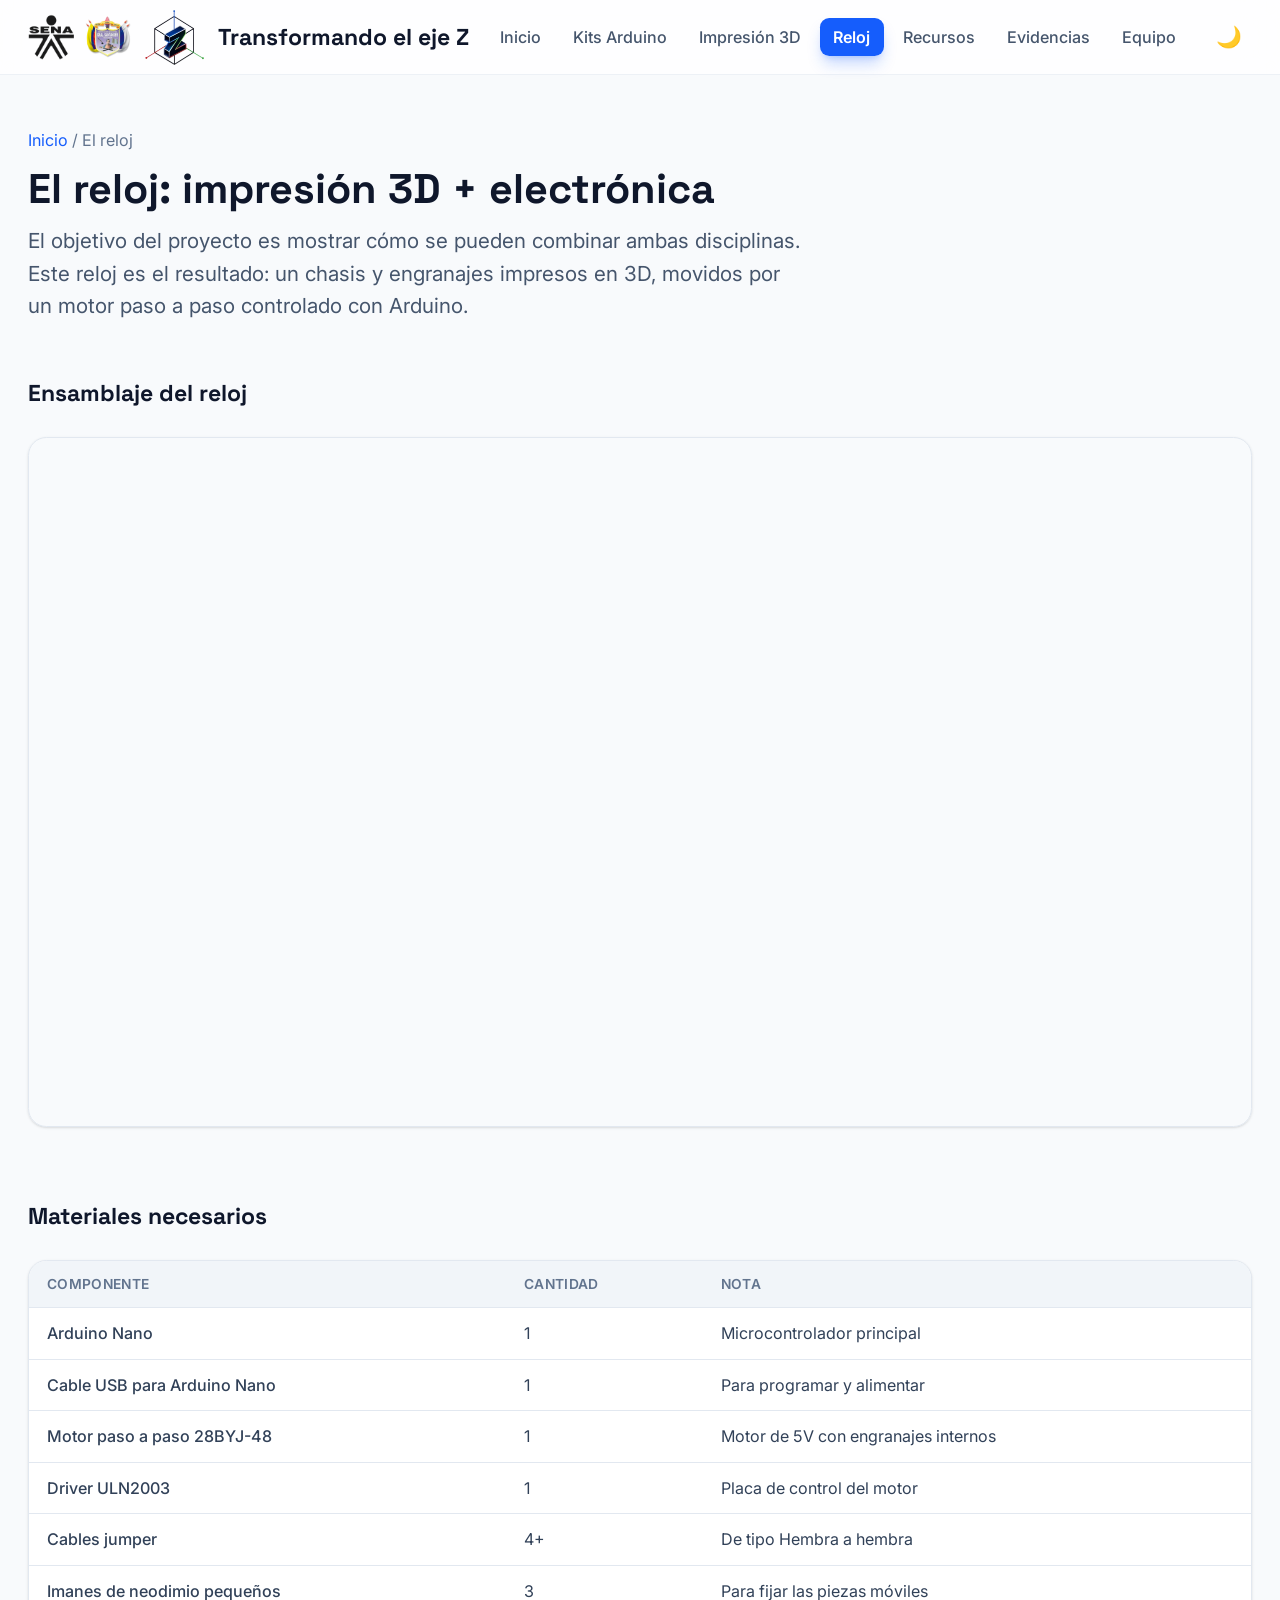
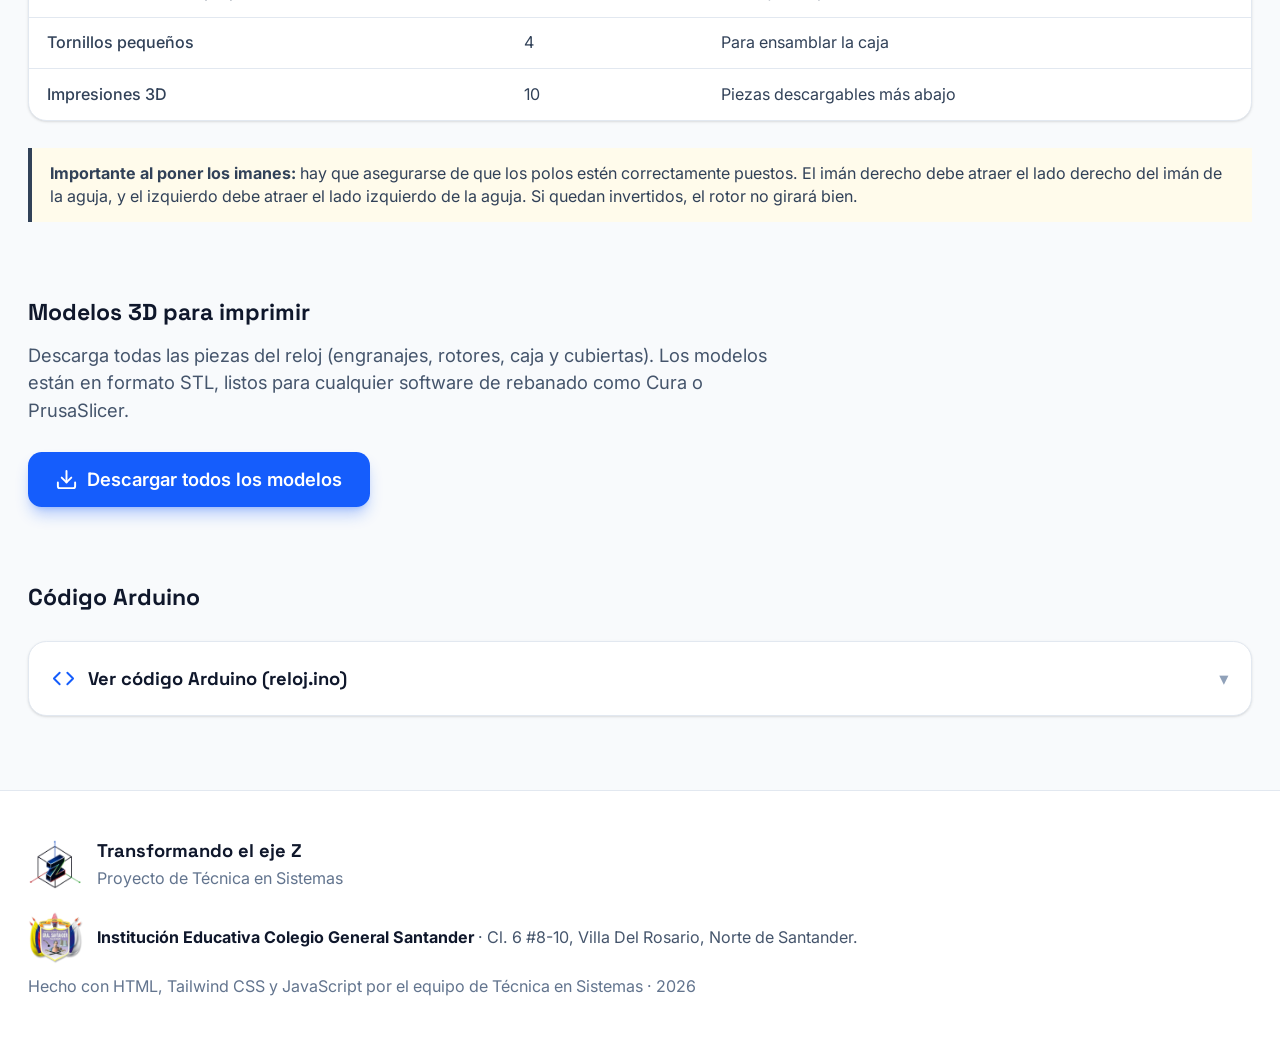
<file: reloj.html>
<!DOCTYPE html>
<html lang="es" class="scroll-smooth">
<head>
  <meta charset="UTF-8">
  <meta name="viewport" content="width=device-width, initial-scale=1.0">
  <title>Transformando el eje Z — El reloj</title>
  <meta name="description" content="Reloj del proyecto Transformando el eje Z: la combinación de impresión 3D y electrónica con Arduino Nano, motor paso a paso 28BYJ-48 y driver ULN2003.">
  <link rel="icon" type="image/png" href="./assets/logo.png">
  <link rel="preconnect" href="https://fonts.googleapis.com">
  <link rel="preconnect" href="https://fonts.gstatic.com" crossorigin>
  <link href="https://fonts.googleapis.com/css2?family=Inter:wght@400;500;600;700&family=Space+Grotesk:wght@500;600;700&display=swap" rel="stylesheet">
  <script>
    try { if (localStorage.getItem("theme") === "dark") document.documentElement.classList.add("dark"); } catch (e) {}
  </script>
  <script type="module" crossorigin src="./assets/main-V_hvr2Cv.js"></script>
  <link rel="stylesheet" crossorigin href="./assets/main-D3dzY4R9.css">
</head>
<body class="min-h-screen">

  <!-- ═══ NAVBAR ═══ -->
  <nav class="fixed inset-x-0 top-0 z-50 border-b border-slate-200/60 bg-white/80 backdrop-blur-xl dark:border-slate-800/60 dark:bg-slate-950/80">
    <div class="mx-auto flex h-16 max-w-6xl items-center justify-between px-4 sm:px-6">
      <a class="flex items-center gap-2.5" href="./index.html">
        <img src="./assets/logo-sena.webp" alt="Logo SENA" class="hidden h-10 w-10 rounded-md object-contain sm:inline dark:hidden">
        <img src="./assets/logo-sena-claro.webp" alt="Logo SENA" class="hidden h-10 w-10 rounded-md object-contain dark:inline">
        <img src="./assets/logo-institucion.webp" alt="Logo I.E. Colegio General Santander" class="hidden h-10 w-10 rounded-md object-contain sm:inline">
        <img src="./assets/logo-simple.webp" alt="Logo Transformando el eje Z" class="h-14 w-14 rounded-lg object-contain">
        <span class="font-display text-xl font-bold text-slate-900 dark:text-white">Transformando el eje Z</span>
      </a>
      <ul class="hidden items-center gap-1 md:flex">
        <li><a href="./index.html" class="rounded-lg px-3 py-2 text-sm font-medium text-slate-600 transition hover:bg-blue-50 hover:text-blue-600 dark:text-slate-300 dark:hover:bg-blue-500/10 dark:hover:text-blue-400">Inicio</a></li>
        <li><a href="./arduino.html" class="rounded-lg px-3 py-2 text-sm font-medium text-slate-600 transition hover:bg-blue-50 hover:text-blue-600 dark:text-slate-300 dark:hover:bg-blue-500/10 dark:hover:text-blue-400">Kits Arduino</a></li>
        <li><a href="./impresion3d.html" class="rounded-lg px-3 py-2 text-sm font-medium text-slate-600 transition hover:bg-blue-50 hover:text-blue-600 dark:text-slate-300 dark:hover:bg-blue-500/10 dark:hover:text-blue-400">Impresión 3D</a></li>
        <li><a href="./reloj.html" class="rounded-lg bg-blue-600 px-3 py-2 text-sm font-semibold text-white shadow-lg shadow-blue-600/25">Reloj</a></li>
        <li><a href="./recursos.html" class="rounded-lg px-3 py-2 text-sm font-medium text-slate-600 transition hover:bg-blue-50 hover:text-blue-600 dark:text-slate-300 dark:hover:bg-blue-500/10 dark:hover:text-blue-400">Recursos</a></li>
        <li><a href="./evidencias.html" class="rounded-lg px-3 py-2 text-sm font-medium text-slate-600 transition hover:bg-blue-50 hover:text-blue-600 dark:text-slate-300 dark:hover:bg-blue-500/10 dark:hover:text-blue-400">Evidencias</a></li>
        <li><a href="./equipo.html" class="rounded-lg px-3 py-2 text-sm font-medium text-slate-600 transition hover:bg-blue-50 hover:text-blue-600 dark:text-slate-300 dark:hover:bg-blue-500/10 dark:hover:text-blue-400">Equipo</a></li>
      </ul>
      <div class="flex items-center gap-2">
        <button data-theme-toggle onclick="toggleTheme()" title="Cambiar tema" aria-label="Cambiar tema"
          class="flex h-10 w-10 items-center justify-center rounded-lg text-lg transition hover:bg-slate-100 dark:hover:bg-slate-800">🌙</button>
        <button onclick="toggleMenu()" aria-label="Abrir menú"
          class="flex h-10 w-10 items-center justify-center rounded-lg text-xl transition hover:bg-slate-100 md:hidden dark:hover:bg-slate-800">☰</button>
      </div>
    </div>
    <ul id="navLinks" class="mobile-menu md:hidden">
      <li><a href="./index.html" class="block rounded-lg px-4 py-2.5 text-sm font-medium text-slate-600 hover:bg-blue-50 dark:text-slate-300 dark:hover:bg-blue-500/10">Inicio</a></li>
      <li><a href="./arduino.html" class="block rounded-lg px-4 py-2.5 text-sm font-medium text-slate-600 hover:bg-blue-50 dark:text-slate-300 dark:hover:bg-blue-500/10">Kits Arduino</a></li>
      <li><a href="./impresion3d.html" class="block rounded-lg px-4 py-2.5 text-sm font-medium text-slate-600 hover:bg-blue-50 dark:text-slate-300 dark:hover:bg-blue-500/10">Impresión 3D</a></li>
      <li><a href="./reloj.html" class="block rounded-lg bg-blue-600 px-4 py-2.5 text-sm font-semibold text-white">Reloj</a></li>
      <li><a href="./recursos.html" class="block rounded-lg px-4 py-2.5 text-sm font-medium text-slate-600 hover:bg-blue-50 dark:text-slate-300 dark:hover:bg-blue-500/10">Recursos</a></li>
      <li><a href="./evidencias.html" class="block rounded-lg px-4 py-2.5 text-sm font-medium text-slate-600 hover:bg-blue-50 dark:text-slate-300 dark:hover:bg-blue-500/10">Evidencias</a></li>
      <li><a href="./equipo.html" class="block rounded-lg px-4 py-2.5 text-sm font-medium text-slate-600 hover:bg-blue-50 dark:text-slate-300 dark:hover:bg-blue-500/10">Equipo</a></li>
    </ul>
  </nav>

  <!-- ═══ CABECERA ═══ -->
  <div class="mx-auto max-w-6xl px-4 pt-28 sm:px-6">
    <p class="text-sm text-slate-500 dark:text-slate-400"><a class="text-blue-600 hover:underline dark:text-blue-400" href="./index.html">Inicio</a> <span>/ El reloj</span></p>
    <header class="mt-3">
      <h1 class="font-display text-3xl font-bold text-slate-900 sm:text-4xl dark:text-white">El reloj: impresión 3D + electrónica</h1>
      <p class="mt-3 max-w-2xl text-lg text-slate-600 dark:text-slate-400">El objetivo del proyecto es mostrar cómo se pueden combinar ambas disciplinas. Este reloj es el resultado: un chasis y engranajes impresos en 3D, movidos por un motor paso a paso controlado con Arduino.</p>
    </header>
  </div>

  <!-- ═══ VIDEO DEL ENSAMBLAJE ═══ -->
  <section class="pt-12">
    <div class="mx-auto max-w-6xl px-4 sm:px-6">
      <div class="reveal">
        <h2 class="font-display text-xl font-bold text-slate-900 dark:text-white">Ensamblaje del reloj</h2>
      </div>

      <!-- Video del ensamblaje del reloj en YouTube (ID: YESX_gW8nek) -->
      <div class="reveal mt-6 overflow-hidden rounded-2xl border border-slate-200 shadow-sm dark:border-slate-800">
        <div class="aspect-video">
          <iframe src="https://www.youtube.com/embed/YESX_gW8nek" title="Ensamblaje del reloj" class="h-full w-full" frameborder="0" allow="accelerometer; autoplay; clipboard-write; encrypted-media; gyroscope; picture-in-picture; web-share" allowfullscreen loading="lazy"></iframe>
        </div>
      </div>
    </div>
  </section>

  <!-- ═══ MATERIALES ═══ -->
  <section class="pt-16">
    <div class="mx-auto max-w-6xl px-4 sm:px-6">
      <div class="reveal">
        <h2 class="font-display text-xl font-bold text-slate-900 dark:text-white">Materiales necesarios</h2>
      </div>
      <div class="reveal mt-6 overflow-x-auto rounded-2xl border border-slate-200 bg-white shadow-sm dark:border-slate-800 dark:bg-slate-900">
        <table class="data w-full text-left text-sm">
          <thead>
            <tr class="bg-slate-100 text-xs uppercase tracking-wide text-slate-500 dark:bg-slate-800/60 dark:text-slate-400">
              <th class="px-4 py-3 font-semibold">Componente</th>
              <th class="px-4 py-3 font-semibold">Cantidad</th>
              <th class="px-4 py-3 font-semibold">Nota</th>
            </tr>
          </thead>
          <tbody class="text-slate-700 dark:text-slate-300">
            <tr><td class="px-4 py-3 font-medium">Arduino Nano</td><td class="px-4 py-3">1</td><td class="px-4 py-3">Microcontrolador principal</td></tr>
            <tr><td class="px-4 py-3 font-medium">Cable USB para Arduino Nano</td><td class="px-4 py-3">1</td><td class="px-4 py-3">Para programar y alimentar</td></tr>
            <tr><td class="px-4 py-3 font-medium">Motor paso a paso 28BYJ-48</td><td class="px-4 py-3">1</td><td class="px-4 py-3">Motor de 5V con engranajes internos</td></tr>
            <tr><td class="px-4 py-3 font-medium">Driver ULN2003</td><td class="px-4 py-3">1</td><td class="px-4 py-3">Placa de control del motor</td></tr>
            <tr><td class="px-4 py-3 font-medium">Cables jumper</td><td class="px-4 py-3">4+</td><td class="px-4 py-3">De tipo Hembra a hembra</td></tr>
            <tr><td class="px-4 py-3 font-medium">Imanes de neodimio pequeños</td><td class="px-4 py-3">3</td><td class="px-4 py-3">Para fijar las piezas móviles</td></tr>
            <tr><td class="px-4 py-3 font-medium">Tornillos pequeños</td><td class="px-4 py-3">4</td><td class="px-4 py-3">Para ensamblar la caja</td></tr>
            <tr><td class="px-4 py-3 font-medium">Impresiones 3D</td><td class="px-4 py-3">10</td><td class="px-4 py-3">Piezas descargables más abajo</td></tr>
          </tbody>
        </table>
      </div>
      <p class="reveal mt-6 border-l-4 border-amber-500 bg-amber-50 px-4 py-3 text-sm text-slate-700 dark:bg-amber-500/10 dark:text-slate-300"><b>Importante al poner los imanes:</b> hay que asegurarse de que los polos estén correctamente puestos. El imán derecho debe atraer el lado derecho del imán de la aguja, y el izquierdo debe atraer el lado izquierdo de la aguja. Si quedan invertidos, el rotor no girará bien.</p>
    </div>
  </section>

  <!-- ═══ MODELOS 3D ═══ -->
  <section class="pt-16">
    <div class="mx-auto max-w-6xl px-4 sm:px-6">
      <div class="reveal">
        <h2 class="font-display text-xl font-bold text-slate-900 dark:text-white">Modelos 3D para imprimir</h2>
        <p class="mt-3 max-w-2xl text-slate-600 dark:text-slate-400">Descarga todas las piezas del reloj (engranajes, rotores, caja y cubiertas). Los modelos están en formato STL, listos para cualquier software de rebanado como Cura o PrusaSlicer.</p>
      </div>
      <a class="reveal mt-6 inline-flex items-center gap-2 rounded-xl bg-blue-600 px-6 py-3 font-semibold text-white shadow-lg shadow-blue-600/30 transition hover:-translate-y-0.5 hover:bg-blue-500 hover:shadow-xl hover:shadow-blue-600/40"
        href="https://drive.google.com/drive/folders/1emWwQt4g1lgnyWIbQUbGAbPwmxYJXJbw?usp=drive_link" target="_blank" rel="noopener">
        <svg class="h-5 w-5" viewBox="0 0 24 24" fill="none" stroke="currentColor" stroke-width="2" stroke-linecap="round" stroke-linejoin="round" aria-hidden="true"><path d="M21 15v4a2 2 0 0 1-2 2H5a2 2 0 0 1-2-2v-4"/><polyline points="7 10 12 15 17 10"/><line x1="12" y1="15" x2="12" y2="3"/></svg>
        Descargar todos los modelos
      </a>
    </div>
  </section>

  <!-- ═══ CÓDIGO ARDUINO ═══ -->
  <section class="py-16">
    <div class="mx-auto max-w-6xl px-4 sm:px-6">
      <div class="reveal">
        <h2 class="font-display text-xl font-bold text-slate-900 dark:text-white">Código Arduino</h2>
      </div>
      <div class="reveal mt-6 overflow-hidden rounded-2xl border border-slate-200 bg-white shadow-sm dark:border-slate-800 dark:bg-slate-900">
        <details class="acc">
          <summary class="flex cursor-pointer items-center gap-3 p-5 font-display font-bold text-slate-900 dark:text-white">
            <svg class="h-5 w-5 shrink-0 text-blue-600 dark:text-blue-400" viewBox="0 0 24 24" fill="none" stroke="currentColor" stroke-width="2" stroke-linecap="round" stroke-linejoin="round" aria-hidden="true"><polyline points="16 18 22 12 16 6"/><polyline points="8 6 2 12 8 18"/></svg>
            Ver código Arduino (reloj.ino)
            <span class="chev ml-auto text-slate-400">▾</span>
          </summary>
          <div class="border-t border-slate-200 p-5 dark:border-slate-800">
            <div data-code class="overflow-hidden rounded-xl border border-slate-800 bg-slate-950 shadow-lg">
              <div class="flex items-center justify-between bg-slate-900 px-4 py-2">
                <span class="font-mono text-xs text-slate-400">reloj.ino</span>
                <button class="rounded-md border border-slate-700 px-3 py-1 text-xs font-medium text-slate-300 transition hover:border-blue-500 hover:text-blue-400" onclick="copiar(this)">Copiar</button>
              </div>
              <pre><code><span class="c">// ==========================================</span>
<span class="c">// Reloj impulsado por motor paso a paso</span>
<span class="c">// Controlado con Arduino</span>
<span class="c">// ==========================================</span>

<span class="c">// Milisegundos que equivalen a un "minuto" de reloj</span>
<span class="c">// (en la demo se usa 1000 para ver el movimiento rápido;</span>
<span class="c">//  en el reloj real se ajusta a 60000)</span>
<span class="kw">#define</span> <span class="fn">MILLIS_PER_MIN</span> <span class="num">1000</span>

<span class="c">// Pasos del motor para una vuelta completa del rotor de minutos</span>
<span class="kw">#define</span> <span class="fn">STEPS_PER_ROTATION</span> <span class="num">15360</span>

<span class="c">// Tiempo mínimo de espera entre pasos (afecta la suavidad)</span>
<span class="kw">int</span> <span class="fn">delaytime</span> = <span class="num">4</span>;

<span class="c">// Pines de Arduino conectados al driver ULN2003</span>
<span class="kw">int</span> <span class="fn">port</span>[<span class="num">4</span>] = {<span class="num">5</span>, <span class="num">4</span>, <span class="num">3</span>, <span class="num">2</span>};

<span class="c">// Secuencia de activación de las bobinas del motor:</span>
<span class="c">// cada fila es una fase, cada columna un pin</span>
<span class="kw">int</span> <span class="fn">seq</span>[<span class="num">4</span>][<span class="num">4</span>] = {
  {  <span class="kw">LOW</span>,  <span class="kw">LOW</span>, <span class="kw">HIGH</span>,  <span class="kw">LOW</span>},
  {  <span class="kw">LOW</span>,  <span class="kw">LOW</span>,  <span class="kw">LOW</span>, <span class="kw">HIGH</span>},
  { <span class="kw">HIGH</span>,  <span class="kw">LOW</span>,  <span class="kw">LOW</span>,  <span class="kw">LOW</span>},
  {  <span class="kw">LOW</span>, <span class="kw">HIGH</span>,  <span class="kw">LOW</span>,  <span class="kw">LOW</span>}
};

<span class="c">// Gira el motor "step" pasos (positivo o negativo = sentido)</span>
<span class="kw">void</span> <span class="fn">rotate</span>(<span class="kw">int</span> step) {
  <span class="kw">static</span> <span class="kw">int</span> phase = <span class="num">0</span>;
  <span class="kw">int</span> i, j;
  <span class="c">// delta 1 = avanzar una fase; delta 3 = retroceder una fase</span>
  <span class="kw">int</span> delta = (step > <span class="num">0</span>) ? <span class="num">1</span> : <span class="num">3</span>;
  <span class="kw">int</span> dt = <span class="num">20</span>;

  step = (step > <span class="num">0</span>) ? step : -step;
  <span class="kw">for</span>(j = <span class="num">0</span>; j &lt; step; j++) {
    phase = (phase + delta) % <span class="num">4</span>;
    <span class="kw">for</span>(i = <span class="num">0</span>; i &lt; <span class="num">4</span>; i++) {
      digitalWrite(port[i], seq[phase][i]);
    }
    delay(dt);
    <span class="kw">if</span>(dt > delaytime) dt--;  <span class="c">// acelera poco a poco</span>
  }
  <span class="c">// Corte de energía: apaga todas las bobinas</span>
  <span class="c">// para no calentar el motor ni gastar corriente</span>
  <span class="kw">for</span>(i = <span class="num">0</span>; i &lt; <span class="num">4</span>; i++) {
    digitalWrite(port[i], <span class="kw">LOW</span>);
  }
}

<span class="c">// Configuración inicial</span>
<span class="kw">void</span> <span class="fn">setup</span>() {
  pinMode(port[<span class="num">0</span>], <span class="kw">OUTPUT</span>);
  pinMode(port[<span class="num">1</span>], <span class="kw">OUTPUT</span>);
  pinMode(port[<span class="num">2</span>], <span class="kw">OUTPUT</span>);
  pinMode(port[<span class="num">3</span>], <span class="kw">OUTPUT</span>);
  rotate(-<span class="num">10</span>);  <span class="c">// carrera de aproximación en reversa</span>
  rotate(<span class="num">10</span>);   <span class="c">// toma impulso sin carga pesada</span>
  rotate(<span class="fn">STEPS_PER_ROTATION</span> / <span class="num">60</span>);  <span class="c">// avanza el primer minuto</span>
}

<span class="c">// Bucle principal: cada "minuto" mueve el rotor a su nueva posición</span>
<span class="kw">void</span> <span class="fn">loop</span>() {
  <span class="kw">static</span> <span class="kw">long</span> prev_min = <span class="num">0</span>, prev_pos = <span class="num">0</span>;
  <span class="kw">long</span> min;
  <span class="kw">static</span> <span class="kw">long</span> pos;

  min = millis() / <span class="fn">MILLIS_PER_MIN</span>;
  <span class="kw">if</span>(prev_min == min) {
    <span class="kw">return</span>;  <span class="c">// todavía no ha pasado un minuto</span>
  }
  prev_min = min;
  <span class="c">// posición absoluta del rotor según los minutos transcurridos</span>
  pos = (<span class="fn">STEPS_PER_ROTATION</span> * min) / <span class="num">60</span>;
  rotate(-<span class="num">10</span>);  <span class="c">// reversa para quitar la tensión de los engranajes</span>
  rotate(<span class="num">10</span>);   <span class="c">// toma impulso para vencer la fricción</span>
  <span class="kw">if</span>(pos - prev_pos > <span class="num">0</span>) {
    rotate(pos - prev_pos);
  }
  prev_pos = pos;
}</code></pre>
            </div>
          </div>
        </details>
      </div>
    </div>
  </section>

  <!-- ═══ FOOTER ═══ -->
  <footer class="border-t border-slate-200 bg-white py-10 dark:border-slate-800 dark:bg-slate-900/50">
    <div class="mx-auto max-w-6xl px-4 sm:px-6">
      <a class="flex items-center gap-3" href="./index.html">
        <img src="./assets/logo-simple.webp" alt="Logo Transformando el eje Z" class="h-12 w-12 rounded-lg object-contain">
        <span>
          <b class="block font-display text-slate-900 dark:text-white">Transformando el eje Z</b>
          <small class="text-sm text-slate-500 dark:text-slate-400">Proyecto de Técnica en Sistemas</small>
        </span>
      </a>
      <div class="mt-4 flex items-center gap-3 text-sm text-slate-600 dark:text-slate-400">
        <img src="./assets/logo-institucion.webp" alt="Logo I.E. Colegio General Santander" class="h-12 w-12 rounded-lg object-contain">
        <p><b class="text-slate-900 dark:text-white">Institución Educativa Colegio General Santander</b> · Cl. 6 #8-10, Villa Del Rosario, Norte de Santander.</p>
      </div>
      <p class="mt-2 text-sm text-slate-500 dark:text-slate-500">Hecho con HTML, Tailwind CSS y JavaScript por el equipo de Técnica en Sistemas · 2026</p>
    </div>
  </footer>

</body>
</html>
</file>
<file: assets/main-D3dzY4R9.css>
@layer properties{@supports (((-webkit-hyphens:none)) and (not (margin-trim:inline))) or ((-moz-orient:inline) and (not (color:rgb(from red r g b)))){*,:before,:after,::backdrop{--tw-rotate-x:initial;--tw-rotate-y:initial;--tw-rotate-z:initial;--tw-skew-x:initial;--tw-skew-y:initial;--tw-space-y-reverse:0;--tw-border-style:solid;--tw-gradient-position:initial;--tw-gradient-from:#0000;--tw-gradient-via:#0000;--tw-gradient-to:#0000;--tw-gradient-stops:initial;--tw-gradient-via-stops:initial;--tw-gradient-from-position:0%;--tw-gradient-via-position:50%;--tw-gradient-to-position:100%;--tw-leading:initial;--tw-font-weight:initial;--tw-tracking:initial;--tw-shadow:0 0 #0000;--tw-shadow-color:initial;--tw-shadow-alpha:100%;--tw-inset-shadow:0 0 #0000;--tw-inset-shadow-color:initial;--tw-inset-shadow-alpha:100%;--tw-ring-color:initial;--tw-ring-shadow:0 0 #0000;--tw-inset-ring-color:initial;--tw-inset-ring-shadow:0 0 #0000;--tw-ring-inset:initial;--tw-ring-offset-width:0px;--tw-ring-offset-color:#fff;--tw-ring-offset-shadow:0 0 #0000;--tw-backdrop-blur:initial;--tw-backdrop-brightness:initial;--tw-backdrop-contrast:initial;--tw-backdrop-grayscale:initial;--tw-backdrop-hue-rotate:initial;--tw-backdrop-invert:initial;--tw-backdrop-opacity:initial;--tw-backdrop-saturate:initial;--tw-backdrop-sepia:initial;--tw-duration:initial;--tw-ease:initial;--tw-translate-x:0;--tw-translate-y:0;--tw-translate-z:0;--tw-scale-x:1;--tw-scale-y:1;--tw-scale-z:1}}}@layer theme{:root,:host{--font-sans:"Inter", ui-sans-serif, system-ui, sans-serif;--font-mono:ui-monospace, SFMono-Regular, Menlo, Monaco, Consolas, "Liberation Mono", "Courier New", monospace;--color-red-100:oklch(93.6% .032 17.717);--color-red-400:oklch(70.4% .191 22.216);--color-red-500:oklch(63.7% .237 25.331);--color-red-600:oklch(57.7% .245 27.325);--color-amber-50:oklch(98.7% .022 95.277);--color-amber-100:oklch(96.2% .059 95.617);--color-amber-300:oklch(87.9% .169 91.605);--color-amber-400:oklch(82.8% .189 84.429);--color-amber-500:oklch(76.9% .188 70.08);--color-amber-600:oklch(66.6% .179 58.318);--color-amber-700:oklch(55.5% .163 48.998);--color-green-100:oklch(96.2% .044 156.743);--color-green-300:oklch(87.1% .15 154.449);--color-green-400:oklch(79.2% .209 151.711);--color-green-500:oklch(72.3% .219 149.579);--color-green-600:oklch(62.7% .194 149.214);--color-green-700:oklch(52.7% .154 150.069);--color-emerald-400:oklch(76.5% .177 163.223);--color-sky-200:oklch(90.1% .058 230.902);--color-sky-300:oklch(82.8% .111 230.318);--color-blue-50:oklch(97% .014 254.604);--color-blue-100:oklch(93.2% .032 255.585);--color-blue-200:oklch(88.2% .059 254.128);--color-blue-300:oklch(80.9% .105 251.813);--color-blue-400:oklch(70.7% .165 254.624);--color-blue-500:oklch(62.3% .214 259.815);--color-blue-600:oklch(54.6% .245 262.881);--color-blue-700:oklch(48.8% .243 264.376);--color-violet-100:oklch(94.3% .029 294.588);--color-violet-300:oklch(81.1% .111 293.571);--color-violet-400:oklch(70.2% .183 293.541);--color-violet-500:oklch(60.6% .25 292.717);--color-violet-600:oklch(54.1% .281 293.009);--color-violet-700:oklch(49.1% .27 292.581);--color-fuchsia-400:oklch(74% .238 322.16);--color-slate-50:oklch(98.4% .003 247.858);--color-slate-100:oklch(96.8% .007 247.896);--color-slate-200:oklch(92.9% .013 255.508);--color-slate-300:oklch(86.9% .022 252.894);--color-slate-400:oklch(70.4% .04 256.788);--color-slate-500:oklch(55.4% .046 257.417);--color-slate-600:oklch(44.6% .043 257.281);--color-slate-700:oklch(37.2% .044 257.287);--color-slate-800:oklch(27.9% .041 260.031);--color-slate-900:oklch(20.8% .042 265.755);--color-slate-950:oklch(12.9% .042 264.695);--color-white:#fff;--spacing:.25rem;--container-2xl:42rem;--container-3xl:48rem;--container-4xl:56rem;--container-5xl:64rem;--container-6xl:72rem;--text-xs:.75rem;--text-xs--line-height:calc(1 / .75);--text-sm:.875rem;--text-sm--line-height:calc(1.25 / .875);--text-lg:1.125rem;--text-lg--line-height:calc(1.75 / 1.125);--text-xl:1.25rem;--text-xl--line-height:calc(1.75 / 1.25);--text-2xl:1.5rem;--text-2xl--line-height:calc(2 / 1.5);--text-3xl:1.875rem;--text-3xl--line-height: 1.2 ;--text-4xl:2.25rem;--text-4xl--line-height:calc(2.5 / 2.25);--text-6xl:3.75rem;--text-6xl--line-height:1;--font-weight-medium:500;--font-weight-semibold:600;--font-weight-bold:700;--tracking-wide:.025em;--leading-tight:1.25;--leading-relaxed:1.625;--radius-md:.375rem;--radius-lg:.5rem;--radius-xl:.75rem;--radius-2xl:1rem;--ease-out:cubic-bezier(0, 0, .2, 1);--ease-in-out:cubic-bezier(.4, 0, .2, 1);--blur-sm:8px;--blur-xl:24px;--default-transition-duration:.15s;--default-transition-timing-function:cubic-bezier(.4, 0, .2, 1);--default-font-family:var(--font-sans);--default-mono-font-family:var(--font-mono);--font-display:"Space Grotesk", "Inter", ui-sans-serif, system-ui, sans-serif;--animate-led-blink:led-blink 2s steps(1) infinite;--animate-zprint:zprint 3s ease-in-out infinite}}@layer base{*,:after,:before,::backdrop{box-sizing:border-box;border:0 solid;margin:0;padding:0}::file-selector-button{box-sizing:border-box;border:0 solid;margin:0;padding:0}html,:host{-webkit-text-size-adjust:100%;tab-size:4;line-height:1.5;font-family:var(--default-font-family,-apple-system, BlinkMacSystemFont, "Segoe UI", Roboto, "Helvetica Neue", "Noto Sans", Arial, sans-serif, "Apple Color Emoji", "Segoe UI Emoji", "Segoe UI Symbol", "Noto Color Emoji");font-feature-settings:var(--default-font-feature-settings,normal);font-variation-settings:var(--default-font-variation-settings,normal);-webkit-tap-highlight-color:transparent}hr{height:0;color:inherit;border-top-width:1px}abbr:where([title]){-webkit-text-decoration:underline dotted;text-decoration:underline dotted}h1,h2,h3,h4,h5,h6{font-size:inherit;font-weight:inherit}a{color:inherit;-webkit-text-decoration:inherit;text-decoration:inherit}b,strong{font-weight:bolder}code,kbd,samp,pre{font-family:var(--default-mono-font-family,ui-monospace, SFMono-Regular, Menlo, Monaco, Consolas, "Liberation Mono", "Courier New", monospace);font-feature-settings:var(--default-mono-font-feature-settings,normal);font-variation-settings:var(--default-mono-font-variation-settings,normal);font-size:1em}small{font-size:80%}sub,sup{vertical-align:baseline;font-size:75%;line-height:0;position:relative}sub{bottom:-.25em}sup{top:-.5em}table{text-indent:0;border-color:inherit;border-collapse:collapse}:-moz-focusring:where(:not(iframe)){outline:auto}progress{vertical-align:baseline}summary{display:list-item}ol,ul,menu{list-style:none}img,svg,video,canvas,audio,iframe,embed,object{vertical-align:middle;display:block}img,video{max-width:100%;height:auto}button,input,select,optgroup,textarea{font:inherit;font-feature-settings:inherit;font-variation-settings:inherit;letter-spacing:inherit;color:inherit;opacity:1;background-color:#0000;border-radius:0}::file-selector-button{font:inherit;font-feature-settings:inherit;font-variation-settings:inherit;letter-spacing:inherit;color:inherit;opacity:1;background-color:#0000;border-radius:0}:where(select:is([multiple],[size])) optgroup{font-weight:bolder}:where(select:is([multiple],[size])) optgroup option{padding-inline-start:20px}::file-selector-button{margin-inline-end:4px}::placeholder{opacity:1}@supports (not ((-webkit-appearance:-apple-pay-button))) or (contain-intrinsic-size:1px){::placeholder{color:currentColor}@supports (color:color-mix(in lab,red,red)){::placeholder{color:color-mix(in oklab,currentcolor 50%,transparent)}}}textarea{resize:vertical}::-webkit-search-decoration{-webkit-appearance:none}::-webkit-date-and-time-value{min-height:1lh;text-align:inherit}::-webkit-datetime-edit{display:inline-flex}::-webkit-datetime-edit-fields-wrapper{padding:0}::-webkit-datetime-edit{padding-block:0}::-webkit-datetime-edit-year-field{padding-block:0}::-webkit-datetime-edit-month-field{padding-block:0}::-webkit-datetime-edit-day-field{padding-block:0}::-webkit-datetime-edit-hour-field{padding-block:0}::-webkit-datetime-edit-minute-field{padding-block:0}::-webkit-datetime-edit-second-field{padding-block:0}::-webkit-datetime-edit-millisecond-field{padding-block:0}::-webkit-datetime-edit-meridiem-field{padding-block:0}::-webkit-calendar-picker-indicator{line-height:1}:-moz-ui-invalid{box-shadow:none}button,input:where([type=button],[type=reset],[type=submit]){appearance:button}::file-selector-button{appearance:button}::-webkit-inner-spin-button{height:auto}::-webkit-outer-spin-button{height:auto}[hidden]:where(:not([hidden=until-found])){display:none!important}html{scroll-behavior:smooth;scroll-padding-top:5.5rem;font-size:18.4px}body{background-color:var(--color-slate-50);color:var(--color-slate-800);-webkit-font-smoothing:antialiased;-moz-osx-font-smoothing:grayscale}.dark body{background-color:var(--color-slate-950);color:var(--color-slate-200)}::selection{background-color:#3080ff4d}@supports (color:color-mix(in lab,red,red)){::selection{background-color:color-mix(in oklab,var(--color-blue-500) 30%,transparent)}}}@layer components{.reveal{--tw-translate-y:calc(var(--spacing) * 6);translate:var(--tw-translate-x) var(--tw-translate-y);opacity:0;transition-property:all;transition-timing-function:var(--tw-ease,var(--default-transition-timing-function));transition-duration:var(--tw-duration,var(--default-transition-duration));--tw-duration:.7s;--tw-ease:var(--ease-out);transition-duration:.7s;transition-timing-function:var(--ease-out)}.reveal.visible{--tw-translate-y:0px;translate:var(--tw-translate-x) var(--tw-translate-y);opacity:1}@media(prefers-reduced-motion:reduce){.reveal{--tw-translate-y:0px;translate:var(--tw-translate-x) var(--tw-translate-y);opacity:1;transition-property:none}}.mobile-menu{display:none}@media(min-width:48rem){.mobile-menu{display:none}}.mobile-menu.open{gap:var(--spacing);border-bottom-style:var(--tw-border-style);border-bottom-width:1px;border-color:var(--color-slate-200);background-color:#fffffff2;flex-direction:column;display:flex}@supports (color:color-mix(in lab,red,red)){.mobile-menu.open{background-color:color-mix(in oklab,var(--color-white) 95%,transparent)}}.mobile-menu.open{padding-inline:calc(var(--spacing) * 6);padding-block:calc(var(--spacing) * 4);--tw-shadow:0 10px 15px -3px var(--tw-shadow-color,#0000001a), 0 4px 6px -4px var(--tw-shadow-color,#0000001a);box-shadow:var(--tw-inset-shadow),var(--tw-inset-ring-shadow),var(--tw-ring-offset-shadow),var(--tw-ring-shadow),var(--tw-shadow);--tw-backdrop-blur:blur(var(--blur-xl));-webkit-backdrop-filter:var(--tw-backdrop-blur,) var(--tw-backdrop-brightness,) var(--tw-backdrop-contrast,) var(--tw-backdrop-grayscale,) var(--tw-backdrop-hue-rotate,) var(--tw-backdrop-invert,) var(--tw-backdrop-opacity,) var(--tw-backdrop-saturate,) var(--tw-backdrop-sepia,);backdrop-filter:var(--tw-backdrop-blur,) var(--tw-backdrop-brightness,) var(--tw-backdrop-contrast,) var(--tw-backdrop-grayscale,) var(--tw-backdrop-hue-rotate,) var(--tw-backdrop-invert,) var(--tw-backdrop-opacity,) var(--tw-backdrop-saturate,) var(--tw-backdrop-sepia,)}.mobile-menu.open:where(.dark,.dark *){border-color:var(--color-slate-800);background-color:#020618f2}@supports (color:color-mix(in lab,red,red)){.mobile-menu.open:where(.dark,.dark *){background-color:color-mix(in oklab,var(--color-slate-950) 95%,transparent)}}[data-code] pre{padding:calc(var(--spacing) * 4);font-family:var(--font-mono);font-size:var(--text-sm);line-height:var(--tw-leading,var(--text-sm--line-height));--tw-leading:var(--leading-relaxed);line-height:var(--leading-relaxed);color:var(--color-slate-200);overflow-x:auto}[data-code] .kw{color:var(--color-fuchsia-400)}[data-code] .fn{color:var(--color-sky-300)}[data-code] .num{color:var(--color-amber-300)}[data-code] .str{color:var(--color-emerald-400)}[data-code] .c{color:var(--color-slate-500);font-style:italic}.data tbody tr{border-top-style:var(--tw-border-style);border-top-width:1px;border-color:var(--color-slate-200);transition-property:color,background-color,border-color,outline-color,text-decoration-color,fill,stroke,--tw-gradient-from,--tw-gradient-via,--tw-gradient-to;transition-timing-function:var(--tw-ease,var(--default-transition-timing-function));transition-duration:var(--tw-duration,var(--default-transition-duration))}@media(hover:hover){.data tbody tr:hover{background-color:#eff6ff99}@supports (color:color-mix(in lab,red,red)){.data tbody tr:hover{background-color:color-mix(in oklab,var(--color-blue-50) 60%,transparent)}}}.dark .data tbody tr{border-color:var(--color-slate-800)}@media(hover:hover){.dark .data tbody tr:hover{background-color:#3080ff1a}@supports (color:color-mix(in lab,red,red)){.dark .data tbody tr:hover{background-color:color-mix(in oklab,var(--color-blue-500) 10%,transparent)}}}.acc summary::-webkit-details-marker{display:none}.acc[open] .chev{transform:rotate(180deg)}.chev{transition:transform .25s}.cable{flex:1;align-items:center;display:none}@media(min-width:48rem){.cable{display:flex}}.cable:before{content:"";height:calc(var(--spacing) * .5);--tw-gradient-position:to right in oklab;background-image:linear-gradient(var(--tw-gradient-stops));--tw-gradient-from:var(--color-blue-400);--tw-gradient-to:var(--color-blue-500);--tw-gradient-stops:var(--tw-gradient-via-stops,var(--tw-gradient-position), var(--tw-gradient-from) var(--tw-gradient-from-position), var(--tw-gradient-to) var(--tw-gradient-to-position));flex:1}.cable:after{content:"→";--tw-font-weight:var(--font-weight-bold);font-weight:var(--font-weight-bold);color:var(--color-blue-500)}}@layer utilities{.invisible{visibility:hidden}.visible{visibility:visible}.absolute{position:absolute}.fixed{position:fixed}.relative{position:relative}.sticky{position:sticky}.inset-0{inset:0}.inset-x-0{inset-inline:0}.top-0{top:0}.top-1{top:var(--spacing)}.top-1\.5{top:calc(var(--spacing) * 1.5)}.top-24{top:calc(var(--spacing) * 24)}.-left-\[9px\]{left:-9px}.-left-\[11px\]{left:-11px}.z-50{z-index:50}.z-\[100\]{z-index:100}.mx-auto{margin-inline:auto}.mt-1{margin-top:var(--spacing)}.mt-2{margin-top:calc(var(--spacing) * 2)}.mt-3{margin-top:calc(var(--spacing) * 3)}.mt-4{margin-top:calc(var(--spacing) * 4)}.mt-5{margin-top:calc(var(--spacing) * 5)}.mt-6{margin-top:calc(var(--spacing) * 6)}.mt-8{margin-top:calc(var(--spacing) * 8)}.mt-10{margin-top:calc(var(--spacing) * 10)}.mt-12{margin-top:calc(var(--spacing) * 12)}.mt-16{margin-top:calc(var(--spacing) * 16)}.-ml-0\.5{margin-left:calc(var(--spacing) * -.5)}.ml-3{margin-left:calc(var(--spacing) * 3)}.ml-auto{margin-left:auto}.block{display:block}.flex{display:flex}.grid{display:grid}.hidden{display:none}.inline{display:inline}.inline-block{display:inline-block}.inline-flex{display:inline-flex}.table{display:table}.aspect-\[3\/4\]{aspect-ratio:3/4}.aspect-\[4\/3\]{aspect-ratio:4/3}.h-0{height:0}.h-0\.5{height:calc(var(--spacing) * .5)}.h-3\.5{height:calc(var(--spacing) * 3.5)}.h-4{height:calc(var(--spacing) * 4)}.h-5{height:calc(var(--spacing) * 5)}.h-6{height:calc(var(--spacing) * 6)}.h-8{height:calc(var(--spacing) * 8)}.h-9{height:calc(var(--spacing) * 9)}.h-10{height:calc(var(--spacing) * 10)}.h-11{height:calc(var(--spacing) * 11)}.h-12{height:calc(var(--spacing) * 12)}.h-16{height:calc(var(--spacing) * 16)}.h-24{height:calc(var(--spacing) * 24)}.h-full{height:100%}.max-h-\[82vh\]{max-height:82vh}.max-h-\[90vh\]{max-height:90vh}.min-h-\[92vh\]{min-height:92vh}.min-h-screen{min-height:100vh}.w-3\.5{width:calc(var(--spacing) * 3.5)}.w-4{width:calc(var(--spacing) * 4)}.w-5{width:calc(var(--spacing) * 5)}.w-6{width:calc(var(--spacing) * 6)}.w-8{width:calc(var(--spacing) * 8)}.w-9{width:calc(var(--spacing) * 9)}.w-10{width:calc(var(--spacing) * 10)}.w-11{width:calc(var(--spacing) * 11)}.w-12{width:calc(var(--spacing) * 12)}.w-16{width:calc(var(--spacing) * 16)}.w-24{width:calc(var(--spacing) * 24)}.w-56{width:calc(var(--spacing) * 56)}.w-auto{width:auto}.w-full{width:100%}.max-w-2xl{max-width:var(--container-2xl)}.max-w-3xl{max-width:var(--container-3xl)}.max-w-4xl{max-width:var(--container-4xl)}.max-w-5xl{max-width:var(--container-5xl)}.max-w-6xl{max-width:var(--container-6xl)}.min-w-0{min-width:0}.flex-1{flex:1}.shrink-0{flex-shrink:0}.border-collapse{border-collapse:collapse}.transform{transform:var(--tw-rotate-x,) var(--tw-rotate-y,) var(--tw-rotate-z,) var(--tw-skew-x,) var(--tw-skew-y,)}.animate-led-blink{animation:var(--animate-led-blink)}.animate-zprint{animation:var(--animate-zprint)}.cursor-pointer{cursor:pointer}.list-inside{list-style-position:inside}.list-disc{list-style-type:disc}.flex-col{flex-direction:column}.flex-wrap{flex-wrap:wrap}.items-center{align-items:center}.items-start{align-items:flex-start}.items-stretch{align-items:stretch}.justify-between{justify-content:space-between}.justify-center{justify-content:center}.justify-end{justify-content:flex-end}.gap-1{gap:var(--spacing)}.gap-1\.5{gap:calc(var(--spacing) * 1.5)}.gap-2{gap:calc(var(--spacing) * 2)}.gap-2\.5{gap:calc(var(--spacing) * 2.5)}.gap-3{gap:calc(var(--spacing) * 3)}.gap-4{gap:calc(var(--spacing) * 4)}.gap-6{gap:calc(var(--spacing) * 6)}.gap-8{gap:calc(var(--spacing) * 8)}:where(.space-y-1>:not(:last-child)){--tw-space-y-reverse:0;margin-block-start:calc(var(--spacing) * var(--tw-space-y-reverse));margin-block-end:calc(var(--spacing) * calc(1 - var(--tw-space-y-reverse)))}:where(.space-y-3>:not(:last-child)){--tw-space-y-reverse:0;margin-block-start:calc(calc(var(--spacing) * 3) * var(--tw-space-y-reverse));margin-block-end:calc(calc(var(--spacing) * 3) * calc(1 - var(--tw-space-y-reverse)))}:where(.space-y-12>:not(:last-child)){--tw-space-y-reverse:0;margin-block-start:calc(calc(var(--spacing) * 12) * var(--tw-space-y-reverse));margin-block-end:calc(calc(var(--spacing) * 12) * calc(1 - var(--tw-space-y-reverse)))}.self-start{align-self:flex-start}.overflow-auto{overflow:auto}.overflow-hidden{overflow:hidden}.overflow-x-auto{overflow-x:auto}.scroll-smooth{scroll-behavior:smooth}.rounded-2xl{border-radius:var(--radius-2xl)}.rounded-full{border-radius:3.40282e38px}.rounded-lg{border-radius:var(--radius-lg)}.rounded-md{border-radius:var(--radius-md)}.rounded-xl{border-radius:var(--radius-xl)}.border{border-style:var(--tw-border-style);border-width:1px}.border-2{border-style:var(--tw-border-style);border-width:2px}.border-t{border-top-style:var(--tw-border-style);border-top-width:1px}.border-b{border-bottom-style:var(--tw-border-style);border-bottom-width:1px}.border-l-2{border-left-style:var(--tw-border-style);border-left-width:2px}.border-l-4{border-left-style:var(--tw-border-style);border-left-width:4px}.border-amber-300{border-color:var(--color-amber-300)}.border-blue-200{border-color:var(--color-blue-200)}.border-blue-300{border-color:var(--color-blue-300)}.border-blue-400\/40{border-color:#54a2ff66}@supports (color:color-mix(in lab,red,red)){.border-blue-400\/40{border-color:color-mix(in oklab,var(--color-blue-400) 40%,transparent)}}.border-blue-600{border-color:var(--color-blue-600)}.border-slate-200{border-color:var(--color-slate-200)}.border-slate-200\/60{border-color:#e2e8f099}@supports (color:color-mix(in lab,red,red)){.border-slate-200\/60{border-color:color-mix(in oklab,var(--color-slate-200) 60%,transparent)}}.border-slate-300{border-color:var(--color-slate-300)}.border-slate-700{border-color:var(--color-slate-700)}.border-slate-800{border-color:var(--color-slate-800)}.border-transparent{border-color:#0000}.border-white\/30{border-color:#ffffff4d}@supports (color:color-mix(in lab,red,red)){.border-white\/30{border-color:color-mix(in oklab,var(--color-white) 30%,transparent)}}.bg-amber-50{background-color:var(--color-amber-50)}.bg-amber-100{background-color:var(--color-amber-100)}.bg-amber-500{background-color:var(--color-amber-500)}.bg-blue-50{background-color:var(--color-blue-50)}.bg-blue-100{background-color:var(--color-blue-100)}.bg-blue-500{background-color:var(--color-blue-500)}.bg-blue-500\/10{background-color:#3080ff1a}@supports (color:color-mix(in lab,red,red)){.bg-blue-500\/10{background-color:color-mix(in oklab,var(--color-blue-500) 10%,transparent)}}.bg-blue-600{background-color:var(--color-blue-600)}.bg-green-100{background-color:var(--color-green-100)}.bg-green-500{background-color:var(--color-green-500)}.bg-red-100{background-color:var(--color-red-100)}.bg-red-500{background-color:var(--color-red-500)}.bg-slate-50{background-color:var(--color-slate-50)}.bg-slate-100{background-color:var(--color-slate-100)}.bg-slate-200{background-color:var(--color-slate-200)}.bg-slate-900{background-color:var(--color-slate-900)}.bg-slate-950{background-color:var(--color-slate-950)}.bg-slate-950\/80{background-color:#020618cc}@supports (color:color-mix(in lab,red,red)){.bg-slate-950\/80{background-color:color-mix(in oklab,var(--color-slate-950) 80%,transparent)}}.bg-transparent{background-color:#0000}.bg-violet-100{background-color:var(--color-violet-100)}.bg-white{background-color:var(--color-white)}.bg-white\/10{background-color:#ffffff1a}@supports (color:color-mix(in lab,red,red)){.bg-white\/10{background-color:color-mix(in oklab,var(--color-white) 10%,transparent)}}.bg-white\/80{background-color:#fffc}@supports (color:color-mix(in lab,red,red)){.bg-white\/80{background-color:color-mix(in oklab,var(--color-white) 80%,transparent)}}.bg-gradient-to-b{--tw-gradient-position:to bottom in oklab;background-image:linear-gradient(var(--tw-gradient-stops))}.bg-gradient-to-r{--tw-gradient-position:to right in oklab;background-image:linear-gradient(var(--tw-gradient-stops))}.bg-gradient-to-t{--tw-gradient-position:to top in oklab;background-image:linear-gradient(var(--tw-gradient-stops))}.from-blue-400{--tw-gradient-from:var(--color-blue-400);--tw-gradient-stops:var(--tw-gradient-via-stops,var(--tw-gradient-position), var(--tw-gradient-from) var(--tw-gradient-from-position), var(--tw-gradient-to) var(--tw-gradient-to-position))}.from-slate-950\/80{--tw-gradient-from:#020618cc}@supports (color:color-mix(in lab,red,red)){.from-slate-950\/80{--tw-gradient-from:color-mix(in oklab, var(--color-slate-950) 80%, transparent)}}.from-slate-950\/80{--tw-gradient-stops:var(--tw-gradient-via-stops,var(--tw-gradient-position), var(--tw-gradient-from) var(--tw-gradient-from-position), var(--tw-gradient-to) var(--tw-gradient-to-position))}.via-slate-950\/65{--tw-gradient-via:#020618a6}@supports (color:color-mix(in lab,red,red)){.via-slate-950\/65{--tw-gradient-via:color-mix(in oklab, var(--color-slate-950) 65%, transparent)}}.via-slate-950\/65{--tw-gradient-via-stops:var(--tw-gradient-position), var(--tw-gradient-from) var(--tw-gradient-from-position), var(--tw-gradient-via) var(--tw-gradient-via-position), var(--tw-gradient-to) var(--tw-gradient-to-position);--tw-gradient-stops:var(--tw-gradient-via-stops)}.to-sky-300{--tw-gradient-to:var(--color-sky-300);--tw-gradient-stops:var(--tw-gradient-via-stops,var(--tw-gradient-position), var(--tw-gradient-from) var(--tw-gradient-from-position), var(--tw-gradient-to) var(--tw-gradient-to-position))}.to-slate-50{--tw-gradient-to:var(--color-slate-50);--tw-gradient-stops:var(--tw-gradient-via-stops,var(--tw-gradient-position), var(--tw-gradient-from) var(--tw-gradient-from-position), var(--tw-gradient-to) var(--tw-gradient-to-position))}.bg-clip-text{-webkit-background-clip:text;background-clip:text}.object-contain{object-fit:contain}.object-cover{object-fit:cover}.p-2{padding:calc(var(--spacing) * 2)}.p-4{padding:calc(var(--spacing) * 4)}.p-5{padding:calc(var(--spacing) * 5)}.p-6{padding:calc(var(--spacing) * 6)}.px-3{padding-inline:calc(var(--spacing) * 3)}.px-4{padding-inline:calc(var(--spacing) * 4)}.px-5{padding-inline:calc(var(--spacing) * 5)}.px-6{padding-inline:calc(var(--spacing) * 6)}.py-1{padding-block:var(--spacing)}.py-1\.5{padding-block:calc(var(--spacing) * 1.5)}.py-2{padding-block:calc(var(--spacing) * 2)}.py-2\.5{padding-block:calc(var(--spacing) * 2.5)}.py-3{padding-block:calc(var(--spacing) * 3)}.py-5{padding-block:calc(var(--spacing) * 5)}.py-10{padding-block:calc(var(--spacing) * 10)}.py-14{padding-block:calc(var(--spacing) * 14)}.py-16{padding-block:calc(var(--spacing) * 16)}.py-20{padding-block:calc(var(--spacing) * 20)}.py-24{padding-block:calc(var(--spacing) * 24)}.pt-12{padding-top:calc(var(--spacing) * 12)}.pt-16{padding-top:calc(var(--spacing) * 16)}.pt-20{padding-top:calc(var(--spacing) * 20)}.pt-28{padding-top:calc(var(--spacing) * 28)}.pb-2{padding-bottom:calc(var(--spacing) * 2)}.pb-20{padding-bottom:calc(var(--spacing) * 20)}.pl-3{padding-left:calc(var(--spacing) * 3)}.pl-8{padding-left:calc(var(--spacing) * 8)}.text-center{text-align:center}.text-left{text-align:left}.font-display{font-family:var(--font-display)}.font-mono{font-family:var(--font-mono)}.text-2xl{font-size:var(--text-2xl);line-height:var(--tw-leading,var(--text-2xl--line-height))}.text-3xl{font-size:var(--text-3xl);line-height:var(--tw-leading,var(--text-3xl--line-height))}.text-4xl{font-size:var(--text-4xl);line-height:var(--tw-leading,var(--text-4xl--line-height))}.text-lg{font-size:var(--text-lg);line-height:var(--tw-leading,var(--text-lg--line-height))}.text-sm{font-size:var(--text-sm);line-height:var(--tw-leading,var(--text-sm--line-height))}.text-xl{font-size:var(--text-xl);line-height:var(--tw-leading,var(--text-xl--line-height))}.text-xs{font-size:var(--text-xs);line-height:var(--tw-leading,var(--text-xs--line-height))}.text-\[13px\]{font-size:13px}.leading-relaxed{--tw-leading:var(--leading-relaxed);line-height:var(--leading-relaxed)}.leading-tight{--tw-leading:var(--leading-tight);line-height:var(--leading-tight)}.font-bold{--tw-font-weight:var(--font-weight-bold);font-weight:var(--font-weight-bold)}.font-medium{--tw-font-weight:var(--font-weight-medium);font-weight:var(--font-weight-medium)}.font-semibold{--tw-font-weight:var(--font-weight-semibold);font-weight:var(--font-weight-semibold)}.tracking-\[0\.2em\]{--tw-tracking:.2em;letter-spacing:.2em}.tracking-wide{--tw-tracking:var(--tracking-wide);letter-spacing:var(--tracking-wide)}.text-amber-600{color:var(--color-amber-600)}.text-amber-700{color:var(--color-amber-700)}.text-blue-300{color:var(--color-blue-300)}.text-blue-400{color:var(--color-blue-400)}.text-blue-500{color:var(--color-blue-500)}.text-blue-600{color:var(--color-blue-600)}.text-blue-700{color:var(--color-blue-700)}.text-green-600{color:var(--color-green-600)}.text-green-700{color:var(--color-green-700)}.text-red-600{color:var(--color-red-600)}.text-sky-200{color:var(--color-sky-200)}.text-slate-200{color:var(--color-slate-200)}.text-slate-300{color:var(--color-slate-300)}.text-slate-400{color:var(--color-slate-400)}.text-slate-500{color:var(--color-slate-500)}.text-slate-600{color:var(--color-slate-600)}.text-slate-700{color:var(--color-slate-700)}.text-slate-800{color:var(--color-slate-800)}.text-slate-900{color:var(--color-slate-900)}.text-transparent{color:#0000}.text-violet-600{color:var(--color-violet-600)}.text-violet-700{color:var(--color-violet-700)}.text-white{color:var(--color-white)}.uppercase{text-transform:uppercase}.italic{font-style:italic}.shadow-2xl{--tw-shadow:0 25px 50px -12px var(--tw-shadow-color,#00000040);box-shadow:var(--tw-inset-shadow),var(--tw-inset-ring-shadow),var(--tw-ring-offset-shadow),var(--tw-ring-shadow),var(--tw-shadow)}.shadow-\[0_0_12px_theme\(colors\.blue\.500\)\]{--tw-shadow:0 0 12px var(--tw-shadow-color,oklch(62.3% .214 259.815));box-shadow:var(--tw-inset-shadow),var(--tw-inset-ring-shadow),var(--tw-ring-offset-shadow),var(--tw-ring-shadow),var(--tw-shadow)}.shadow-\[0_0_12px_theme\(colors\.green\.500\)\]{--tw-shadow:0 0 12px var(--tw-shadow-color,oklch(72.3% .219 149.579));box-shadow:var(--tw-inset-shadow),var(--tw-inset-ring-shadow),var(--tw-ring-offset-shadow),var(--tw-ring-shadow),var(--tw-shadow)}.shadow-inner{--tw-shadow:inset 0 2px 4px 0 var(--tw-shadow-color,#0000000d);box-shadow:var(--tw-inset-shadow),var(--tw-inset-ring-shadow),var(--tw-ring-offset-shadow),var(--tw-ring-shadow),var(--tw-shadow)}.shadow-lg{--tw-shadow:0 10px 15px -3px var(--tw-shadow-color,#0000001a), 0 4px 6px -4px var(--tw-shadow-color,#0000001a);box-shadow:var(--tw-inset-shadow),var(--tw-inset-ring-shadow),var(--tw-ring-offset-shadow),var(--tw-ring-shadow),var(--tw-shadow)}.shadow-sm{--tw-shadow:0 1px 3px 0 var(--tw-shadow-color,#0000001a), 0 1px 2px -1px var(--tw-shadow-color,#0000001a);box-shadow:var(--tw-inset-shadow),var(--tw-inset-ring-shadow),var(--tw-ring-offset-shadow),var(--tw-ring-shadow),var(--tw-shadow)}.ring-1{--tw-ring-shadow:var(--tw-ring-inset,) 0 0 0 calc(1px + var(--tw-ring-offset-width)) var(--tw-ring-color,currentcolor);box-shadow:var(--tw-inset-shadow),var(--tw-inset-ring-shadow),var(--tw-ring-offset-shadow),var(--tw-ring-shadow),var(--tw-shadow)}.ring-4{--tw-ring-shadow:var(--tw-ring-inset,) 0 0 0 calc(4px + var(--tw-ring-offset-width)) var(--tw-ring-color,currentcolor);box-shadow:var(--tw-inset-shadow),var(--tw-inset-ring-shadow),var(--tw-ring-offset-shadow),var(--tw-ring-shadow),var(--tw-shadow)}.shadow-blue-600\/25{--tw-shadow-color:#155dfc40}@supports (color:color-mix(in lab,red,red)){.shadow-blue-600\/25{--tw-shadow-color:color-mix(in oklab, color-mix(in oklab, var(--color-blue-600) 25%, transparent) var(--tw-shadow-alpha), transparent)}}.shadow-blue-600\/30{--tw-shadow-color:#155dfc4d}@supports (color:color-mix(in lab,red,red)){.shadow-blue-600\/30{--tw-shadow-color:color-mix(in oklab, color-mix(in oklab, var(--color-blue-600) 30%, transparent) var(--tw-shadow-alpha), transparent)}}.ring-blue-100{--tw-ring-color:var(--color-blue-100)}.ring-slate-200{--tw-ring-color:var(--color-slate-200)}.backdrop-blur{--tw-backdrop-blur:blur(8px);-webkit-backdrop-filter:var(--tw-backdrop-blur,) var(--tw-backdrop-brightness,) var(--tw-backdrop-contrast,) var(--tw-backdrop-grayscale,) var(--tw-backdrop-hue-rotate,) var(--tw-backdrop-invert,) var(--tw-backdrop-opacity,) var(--tw-backdrop-saturate,) var(--tw-backdrop-sepia,);backdrop-filter:var(--tw-backdrop-blur,) var(--tw-backdrop-brightness,) var(--tw-backdrop-contrast,) var(--tw-backdrop-grayscale,) var(--tw-backdrop-hue-rotate,) var(--tw-backdrop-invert,) var(--tw-backdrop-opacity,) var(--tw-backdrop-saturate,) var(--tw-backdrop-sepia,)}.backdrop-blur-sm{--tw-backdrop-blur:blur(var(--blur-sm));-webkit-backdrop-filter:var(--tw-backdrop-blur,) var(--tw-backdrop-brightness,) var(--tw-backdrop-contrast,) var(--tw-backdrop-grayscale,) var(--tw-backdrop-hue-rotate,) var(--tw-backdrop-invert,) var(--tw-backdrop-opacity,) var(--tw-backdrop-saturate,) var(--tw-backdrop-sepia,);backdrop-filter:var(--tw-backdrop-blur,) var(--tw-backdrop-brightness,) var(--tw-backdrop-contrast,) var(--tw-backdrop-grayscale,) var(--tw-backdrop-hue-rotate,) var(--tw-backdrop-invert,) var(--tw-backdrop-opacity,) var(--tw-backdrop-saturate,) var(--tw-backdrop-sepia,)}.backdrop-blur-xl{--tw-backdrop-blur:blur(var(--blur-xl));-webkit-backdrop-filter:var(--tw-backdrop-blur,) var(--tw-backdrop-brightness,) var(--tw-backdrop-contrast,) var(--tw-backdrop-grayscale,) var(--tw-backdrop-hue-rotate,) var(--tw-backdrop-invert,) var(--tw-backdrop-opacity,) var(--tw-backdrop-saturate,) var(--tw-backdrop-sepia,);backdrop-filter:var(--tw-backdrop-blur,) var(--tw-backdrop-brightness,) var(--tw-backdrop-contrast,) var(--tw-backdrop-grayscale,) var(--tw-backdrop-hue-rotate,) var(--tw-backdrop-invert,) var(--tw-backdrop-opacity,) var(--tw-backdrop-saturate,) var(--tw-backdrop-sepia,)}.transition{transition-property:color,background-color,border-color,outline-color,text-decoration-color,fill,stroke,--tw-gradient-from,--tw-gradient-via,--tw-gradient-to,opacity,box-shadow,transform,translate,scale,rotate,filter,-webkit-backdrop-filter,backdrop-filter,display,content-visibility,overlay,pointer-events;transition-timing-function:var(--tw-ease,var(--default-transition-timing-function));transition-duration:var(--tw-duration,var(--default-transition-duration))}.transition-all{transition-property:all;transition-timing-function:var(--tw-ease,var(--default-transition-timing-function));transition-duration:var(--tw-duration,var(--default-transition-duration))}.transition-transform{transition-property:transform,translate,scale,rotate;transition-timing-function:var(--tw-ease,var(--default-transition-timing-function));transition-duration:var(--tw-duration,var(--default-transition-duration))}.duration-500{--tw-duration:.5s;transition-duration:.5s}.ease-in-out{--tw-ease:var(--ease-in-out);transition-timing-function:var(--ease-in-out)}@media(hover:hover){.group-hover\:translate-x-1:is(:where(.group):hover *){--tw-translate-x:var(--spacing);translate:var(--tw-translate-x) var(--tw-translate-y)}.group-hover\:scale-105:is(:where(.group):hover *){--tw-scale-x:105%;--tw-scale-y:105%;--tw-scale-z:105%;scale:var(--tw-scale-x) var(--tw-scale-y)}.group-hover\:scale-110:is(:where(.group):hover *){--tw-scale-x:110%;--tw-scale-y:110%;--tw-scale-z:110%;scale:var(--tw-scale-x) var(--tw-scale-y)}.group-hover\:scale-125:is(:where(.group):hover *){--tw-scale-x:125%;--tw-scale-y:125%;--tw-scale-z:125%;scale:var(--tw-scale-x) var(--tw-scale-y)}.group-hover\:scale-\[1\.02\]:is(:where(.group):hover *){scale:1.02}.hover\:-translate-y-0\.5:hover{--tw-translate-y:calc(var(--spacing) * -.5);translate:var(--tw-translate-x) var(--tw-translate-y)}.hover\:-translate-y-1:hover{--tw-translate-y:calc(var(--spacing) * -1);translate:var(--tw-translate-x) var(--tw-translate-y)}.hover\:-translate-y-1\.5:hover{--tw-translate-y:calc(var(--spacing) * -1.5);translate:var(--tw-translate-x) var(--tw-translate-y)}.hover\:border-blue-300:hover{border-color:var(--color-blue-300)}.hover\:border-blue-500:hover{border-color:var(--color-blue-500)}.hover\:bg-blue-50:hover{background-color:var(--color-blue-50)}.hover\:bg-blue-500:hover{background-color:var(--color-blue-500)}.hover\:bg-slate-100:hover{background-color:var(--color-slate-100)}.hover\:bg-white\/20:hover{background-color:#fff3}@supports (color:color-mix(in lab,red,red)){.hover\:bg-white\/20:hover{background-color:color-mix(in oklab,var(--color-white) 20%,transparent)}}.hover\:text-blue-400:hover{color:var(--color-blue-400)}.hover\:text-blue-600:hover{color:var(--color-blue-600)}.hover\:text-slate-900:hover{color:var(--color-slate-900)}.hover\:underline:hover{text-decoration-line:underline}.hover\:shadow-lg:hover{--tw-shadow:0 10px 15px -3px var(--tw-shadow-color,#0000001a), 0 4px 6px -4px var(--tw-shadow-color,#0000001a);box-shadow:var(--tw-inset-shadow),var(--tw-inset-ring-shadow),var(--tw-ring-offset-shadow),var(--tw-ring-shadow),var(--tw-shadow)}.hover\:shadow-xl:hover{--tw-shadow:0 20px 25px -5px var(--tw-shadow-color,#0000001a), 0 8px 10px -6px var(--tw-shadow-color,#0000001a);box-shadow:var(--tw-inset-shadow),var(--tw-inset-ring-shadow),var(--tw-ring-offset-shadow),var(--tw-ring-shadow),var(--tw-shadow)}.hover\:shadow-blue-500\/10:hover{--tw-shadow-color:#3080ff1a}@supports (color:color-mix(in lab,red,red)){.hover\:shadow-blue-500\/10:hover{--tw-shadow-color:color-mix(in oklab, color-mix(in oklab, var(--color-blue-500) 10%, transparent) var(--tw-shadow-alpha), transparent)}}.hover\:shadow-blue-600\/40:hover{--tw-shadow-color:#155dfc66}@supports (color:color-mix(in lab,red,red)){.hover\:shadow-blue-600\/40:hover{--tw-shadow-color:color-mix(in oklab, color-mix(in oklab, var(--color-blue-600) 40%, transparent) var(--tw-shadow-alpha), transparent)}}}@media(min-width:40rem){.sm\:col-span-2{grid-column:span 2/span 2}.sm\:inline{display:inline}.sm\:grid-cols-2{grid-template-columns:repeat(2,minmax(0,1fr))}.sm\:grid-cols-3{grid-template-columns:repeat(3,minmax(0,1fr))}.sm\:px-6{padding-inline:calc(var(--spacing) * 6)}.sm\:py-24{padding-block:calc(var(--spacing) * 24)}.sm\:pb-24{padding-bottom:calc(var(--spacing) * 24)}.sm\:text-2xl{font-size:var(--text-2xl);line-height:var(--tw-leading,var(--text-2xl--line-height))}.sm\:text-3xl{font-size:var(--text-3xl);line-height:var(--tw-leading,var(--text-3xl--line-height))}.sm\:text-4xl{font-size:var(--text-4xl);line-height:var(--tw-leading,var(--text-4xl--line-height))}.sm\:text-6xl{font-size:var(--text-6xl);line-height:var(--tw-leading,var(--text-6xl--line-height))}}@media(min-width:48rem){.md\:flex{display:flex}.md\:hidden{display:none}.md\:flex-row{flex-direction:row}.md\:items-center{align-items:center}}@media(min-width:64rem){.lg\:block{display:block}.lg\:flex{display:flex}.lg\:grid-cols-2{grid-template-columns:repeat(2,minmax(0,1fr))}.lg\:grid-cols-3{grid-template-columns:repeat(3,minmax(0,1fr))}.lg\:grid-cols-4{grid-template-columns:repeat(4,minmax(0,1fr))}.lg\:items-start{align-items:flex-start}.lg\:gap-10{gap:calc(var(--spacing) * 10)}}.dark\:border-amber-500\/30:where(.dark,.dark *){border-color:#f99c004d}@supports (color:color-mix(in lab,red,red)){.dark\:border-amber-500\/30:where(.dark,.dark *){border-color:color-mix(in oklab,var(--color-amber-500) 30%,transparent)}}.dark\:border-blue-500\/30:where(.dark,.dark *){border-color:#3080ff4d}@supports (color:color-mix(in lab,red,red)){.dark\:border-blue-500\/30:where(.dark,.dark *){border-color:color-mix(in oklab,var(--color-blue-500) 30%,transparent)}}.dark\:border-blue-500\/40:where(.dark,.dark *){border-color:#3080ff66}@supports (color:color-mix(in lab,red,red)){.dark\:border-blue-500\/40:where(.dark,.dark *){border-color:color-mix(in oklab,var(--color-blue-500) 40%,transparent)}}.dark\:border-slate-600:where(.dark,.dark *){border-color:var(--color-slate-600)}.dark\:border-slate-800:where(.dark,.dark *){border-color:var(--color-slate-800)}.dark\:border-slate-800\/60:where(.dark,.dark *){border-color:#1d293d99}@supports (color:color-mix(in lab,red,red)){.dark\:border-slate-800\/60:where(.dark,.dark *){border-color:color-mix(in oklab,var(--color-slate-800) 60%,transparent)}}.dark\:bg-amber-500\/10:where(.dark,.dark *){background-color:#f99c001a}@supports (color:color-mix(in lab,red,red)){.dark\:bg-amber-500\/10:where(.dark,.dark *){background-color:color-mix(in oklab,var(--color-amber-500) 10%,transparent)}}.dark\:bg-amber-500\/15:where(.dark,.dark *){background-color:#f99c0026}@supports (color:color-mix(in lab,red,red)){.dark\:bg-amber-500\/15:where(.dark,.dark *){background-color:color-mix(in oklab,var(--color-amber-500) 15%,transparent)}}.dark\:bg-blue-500\/10:where(.dark,.dark *){background-color:#3080ff1a}@supports (color:color-mix(in lab,red,red)){.dark\:bg-blue-500\/10:where(.dark,.dark *){background-color:color-mix(in oklab,var(--color-blue-500) 10%,transparent)}}.dark\:bg-blue-500\/15:where(.dark,.dark *){background-color:#3080ff26}@supports (color:color-mix(in lab,red,red)){.dark\:bg-blue-500\/15:where(.dark,.dark *){background-color:color-mix(in oklab,var(--color-blue-500) 15%,transparent)}}.dark\:bg-green-500\/15:where(.dark,.dark *){background-color:#00c75826}@supports (color:color-mix(in lab,red,red)){.dark\:bg-green-500\/15:where(.dark,.dark *){background-color:color-mix(in oklab,var(--color-green-500) 15%,transparent)}}.dark\:bg-red-500\/10:where(.dark,.dark *){background-color:#fb2c361a}@supports (color:color-mix(in lab,red,red)){.dark\:bg-red-500\/10:where(.dark,.dark *){background-color:color-mix(in oklab,var(--color-red-500) 10%,transparent)}}.dark\:bg-slate-800:where(.dark,.dark *){background-color:var(--color-slate-800)}.dark\:bg-slate-800\/60:where(.dark,.dark *){background-color:#1d293d99}@supports (color:color-mix(in lab,red,red)){.dark\:bg-slate-800\/60:where(.dark,.dark *){background-color:color-mix(in oklab,var(--color-slate-800) 60%,transparent)}}.dark\:bg-slate-900:where(.dark,.dark *){background-color:var(--color-slate-900)}.dark\:bg-slate-900\/50:where(.dark,.dark *){background-color:#0f172b80}@supports (color:color-mix(in lab,red,red)){.dark\:bg-slate-900\/50:where(.dark,.dark *){background-color:color-mix(in oklab,var(--color-slate-900) 50%,transparent)}}.dark\:bg-slate-950\/80:where(.dark,.dark *){background-color:#020618cc}@supports (color:color-mix(in lab,red,red)){.dark\:bg-slate-950\/80:where(.dark,.dark *){background-color:color-mix(in oklab,var(--color-slate-950) 80%,transparent)}}.dark\:bg-violet-500\/15:where(.dark,.dark *){background-color:#8d54ff26}@supports (color:color-mix(in lab,red,red)){.dark\:bg-violet-500\/15:where(.dark,.dark *){background-color:color-mix(in oklab,var(--color-violet-500) 15%,transparent)}}.dark\:to-slate-950:where(.dark,.dark *){--tw-gradient-to:var(--color-slate-950);--tw-gradient-stops:var(--tw-gradient-via-stops,var(--tw-gradient-position), var(--tw-gradient-from) var(--tw-gradient-from-position), var(--tw-gradient-to) var(--tw-gradient-to-position))}.dark\:text-amber-300:where(.dark,.dark *){color:var(--color-amber-300)}.dark\:text-amber-400:where(.dark,.dark *){color:var(--color-amber-400)}.dark\:text-blue-300:where(.dark,.dark *){color:var(--color-blue-300)}.dark\:text-blue-400:where(.dark,.dark *){color:var(--color-blue-400)}.dark\:text-green-300:where(.dark,.dark *){color:var(--color-green-300)}.dark\:text-green-400:where(.dark,.dark *){color:var(--color-green-400)}.dark\:text-red-400:where(.dark,.dark *){color:var(--color-red-400)}.dark\:text-slate-200:where(.dark,.dark *){color:var(--color-slate-200)}.dark\:text-slate-300:where(.dark,.dark *){color:var(--color-slate-300)}.dark\:text-slate-400:where(.dark,.dark *){color:var(--color-slate-400)}.dark\:text-slate-500:where(.dark,.dark *){color:var(--color-slate-500)}.dark\:text-violet-300:where(.dark,.dark *){color:var(--color-violet-300)}.dark\:text-violet-400:where(.dark,.dark *){color:var(--color-violet-400)}.dark\:text-white:where(.dark,.dark *){color:var(--color-white)}.dark\:ring-blue-500\/20:where(.dark,.dark *){--tw-ring-color:#3080ff33}@supports (color:color-mix(in lab,red,red)){.dark\:ring-blue-500\/20:where(.dark,.dark *){--tw-ring-color:color-mix(in oklab, var(--color-blue-500) 20%, transparent)}}.dark\:ring-slate-700:where(.dark,.dark *){--tw-ring-color:var(--color-slate-700)}@media(hover:hover){.dark\:hover\:border-blue-500\/40:where(.dark,.dark *):hover{border-color:#3080ff66}@supports (color:color-mix(in lab,red,red)){.dark\:hover\:border-blue-500\/40:where(.dark,.dark *):hover{border-color:color-mix(in oklab,var(--color-blue-500) 40%,transparent)}}.dark\:hover\:bg-blue-500\/10:where(.dark,.dark *):hover{background-color:#3080ff1a}@supports (color:color-mix(in lab,red,red)){.dark\:hover\:bg-blue-500\/10:where(.dark,.dark *):hover{background-color:color-mix(in oklab,var(--color-blue-500) 10%,transparent)}}.dark\:hover\:bg-slate-800:where(.dark,.dark *):hover{background-color:var(--color-slate-800)}.dark\:hover\:text-blue-400:where(.dark,.dark *):hover{color:var(--color-blue-400)}.dark\:hover\:text-white:where(.dark,.dark *):hover{color:var(--color-white)}}}@property --tw-rotate-x{syntax:"*";inherits:false}@property --tw-rotate-y{syntax:"*";inherits:false}@property --tw-rotate-z{syntax:"*";inherits:false}@property --tw-skew-x{syntax:"*";inherits:false}@property --tw-skew-y{syntax:"*";inherits:false}@property --tw-space-y-reverse{syntax:"*";inherits:false;initial-value:0}@property --tw-border-style{syntax:"*";inherits:false;initial-value:solid}@property --tw-gradient-position{syntax:"*";inherits:false}@property --tw-gradient-from{syntax:"<color>";inherits:false;initial-value:#0000}@property --tw-gradient-via{syntax:"<color>";inherits:false;initial-value:#0000}@property --tw-gradient-to{syntax:"<color>";inherits:false;initial-value:#0000}@property --tw-gradient-stops{syntax:"*";inherits:false}@property --tw-gradient-via-stops{syntax:"*";inherits:false}@property --tw-gradient-from-position{syntax:"<length-percentage>";inherits:false;initial-value:0%}@property --tw-gradient-via-position{syntax:"<length-percentage>";inherits:false;initial-value:50%}@property --tw-gradient-to-position{syntax:"<length-percentage>";inherits:false;initial-value:100%}@property --tw-leading{syntax:"*";inherits:false}@property --tw-font-weight{syntax:"*";inherits:false}@property --tw-tracking{syntax:"*";inherits:false}@property --tw-shadow{syntax:"*";inherits:false;initial-value:0 0 #0000}@property --tw-shadow-color{syntax:"*";inherits:false}@property --tw-shadow-alpha{syntax:"<percentage>";inherits:false;initial-value:100%}@property --tw-inset-shadow{syntax:"*";inherits:false;initial-value:0 0 #0000}@property --tw-inset-shadow-color{syntax:"*";inherits:false}@property --tw-inset-shadow-alpha{syntax:"<percentage>";inherits:false;initial-value:100%}@property --tw-ring-color{syntax:"*";inherits:false}@property --tw-ring-shadow{syntax:"*";inherits:false;initial-value:0 0 #0000}@property --tw-inset-ring-color{syntax:"*";inherits:false}@property --tw-inset-ring-shadow{syntax:"*";inherits:false;initial-value:0 0 #0000}@property --tw-ring-inset{syntax:"*";inherits:false}@property --tw-ring-offset-width{syntax:"<length>";inherits:false;initial-value:0}@property --tw-ring-offset-color{syntax:"*";inherits:false;initial-value:#fff}@property --tw-ring-offset-shadow{syntax:"*";inherits:false;initial-value:0 0 #0000}@property --tw-backdrop-blur{syntax:"*";inherits:false}@property --tw-backdrop-brightness{syntax:"*";inherits:false}@property --tw-backdrop-contrast{syntax:"*";inherits:false}@property --tw-backdrop-grayscale{syntax:"*";inherits:false}@property --tw-backdrop-hue-rotate{syntax:"*";inherits:false}@property --tw-backdrop-invert{syntax:"*";inherits:false}@property --tw-backdrop-opacity{syntax:"*";inherits:false}@property --tw-backdrop-saturate{syntax:"*";inherits:false}@property --tw-backdrop-sepia{syntax:"*";inherits:false}@property --tw-duration{syntax:"*";inherits:false}@property --tw-ease{syntax:"*";inherits:false}@property --tw-translate-x{syntax:"*";inherits:false;initial-value:0}@property --tw-translate-y{syntax:"*";inherits:false;initial-value:0}@property --tw-translate-z{syntax:"*";inherits:false;initial-value:0}@property --tw-scale-x{syntax:"*";inherits:false;initial-value:1}@property --tw-scale-y{syntax:"*";inherits:false;initial-value:1}@property --tw-scale-z{syntax:"*";inherits:false;initial-value:1}@keyframes led-blink{0%,to{opacity:1;box-shadow:0 0 16px #fb2c36}50%{opacity:.12;box-shadow:0 0 #fb2c36}}@keyframes zprint{0%{clip-path:inset(100% 0 0)}60%{clip-path:inset(0)}to{clip-path:inset(0)}}

.h-14{height:3.5rem}.w-14{width:3.5rem}
.dark .dark\:hidden{display:none}
@media (min-width:640px){.dark .dark\:inline{display:inline}}

.aspect-video{aspect-ratio:16/9}
</file>
